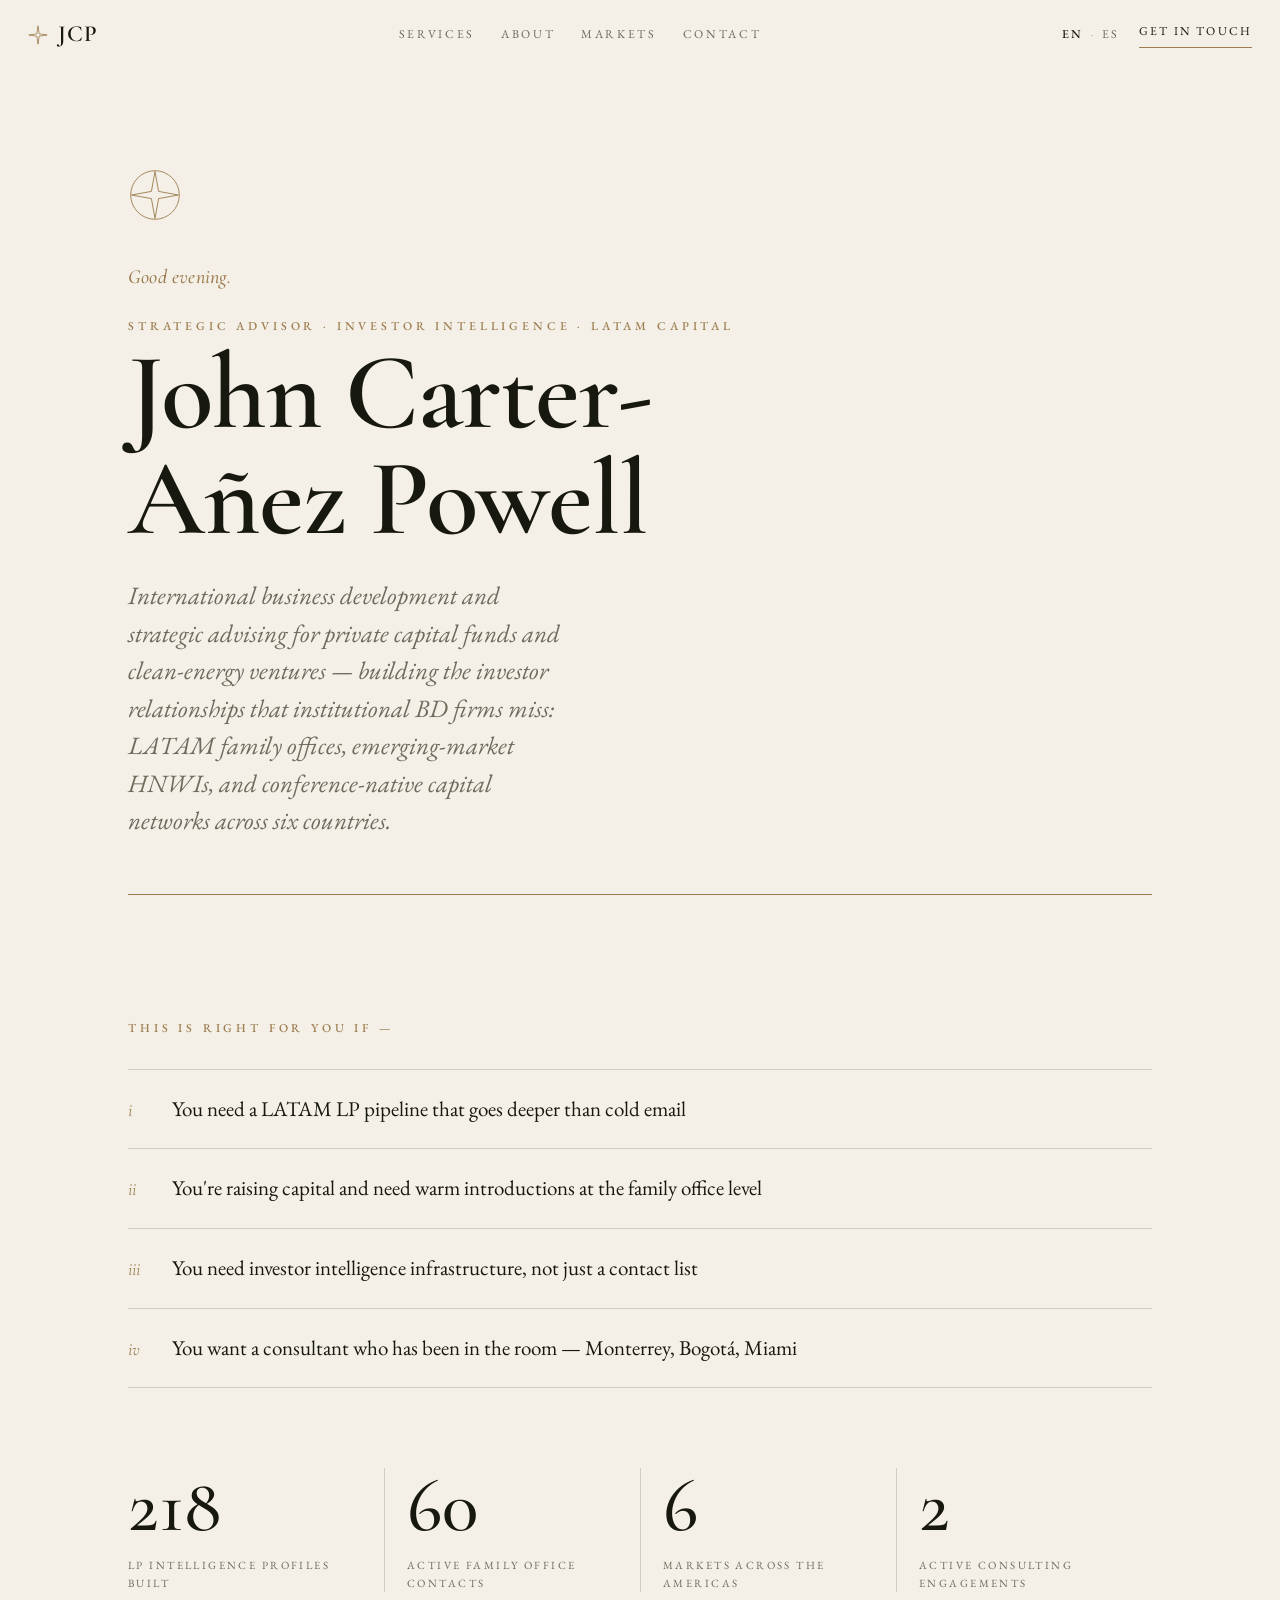
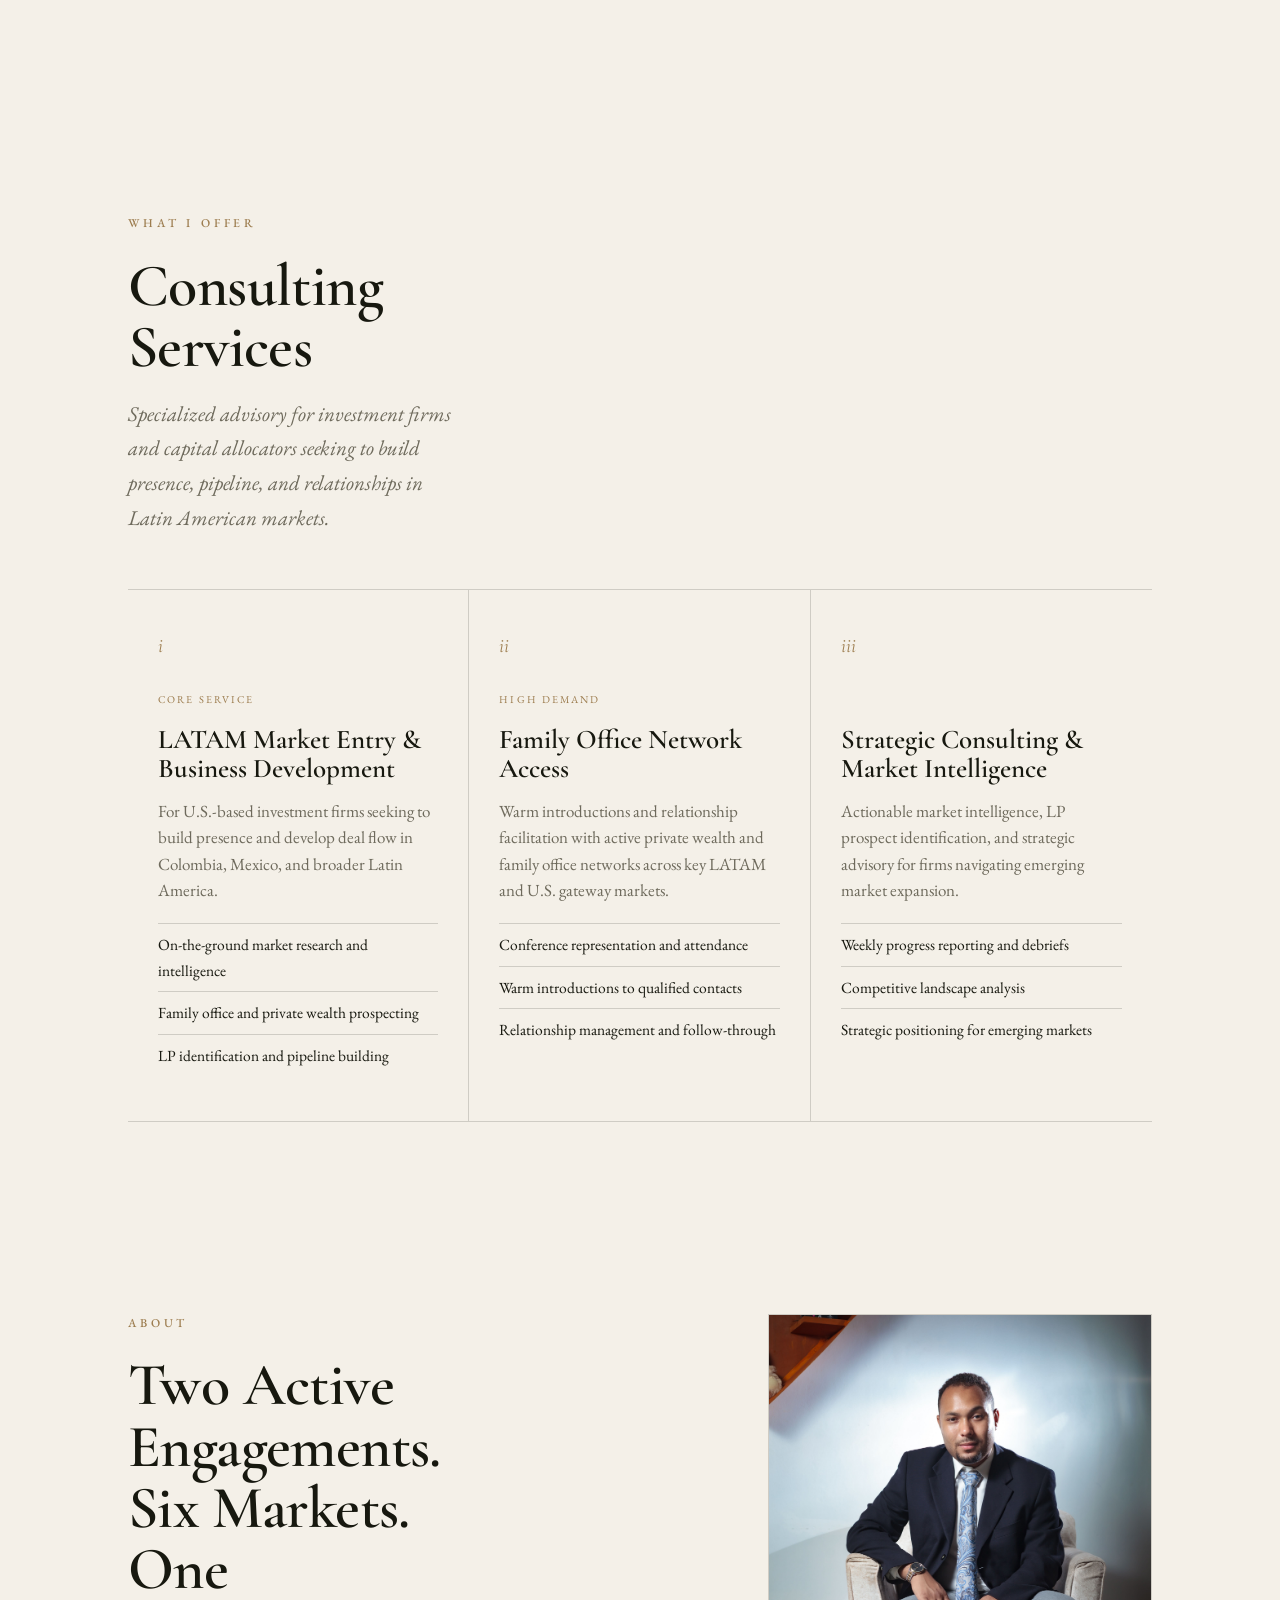
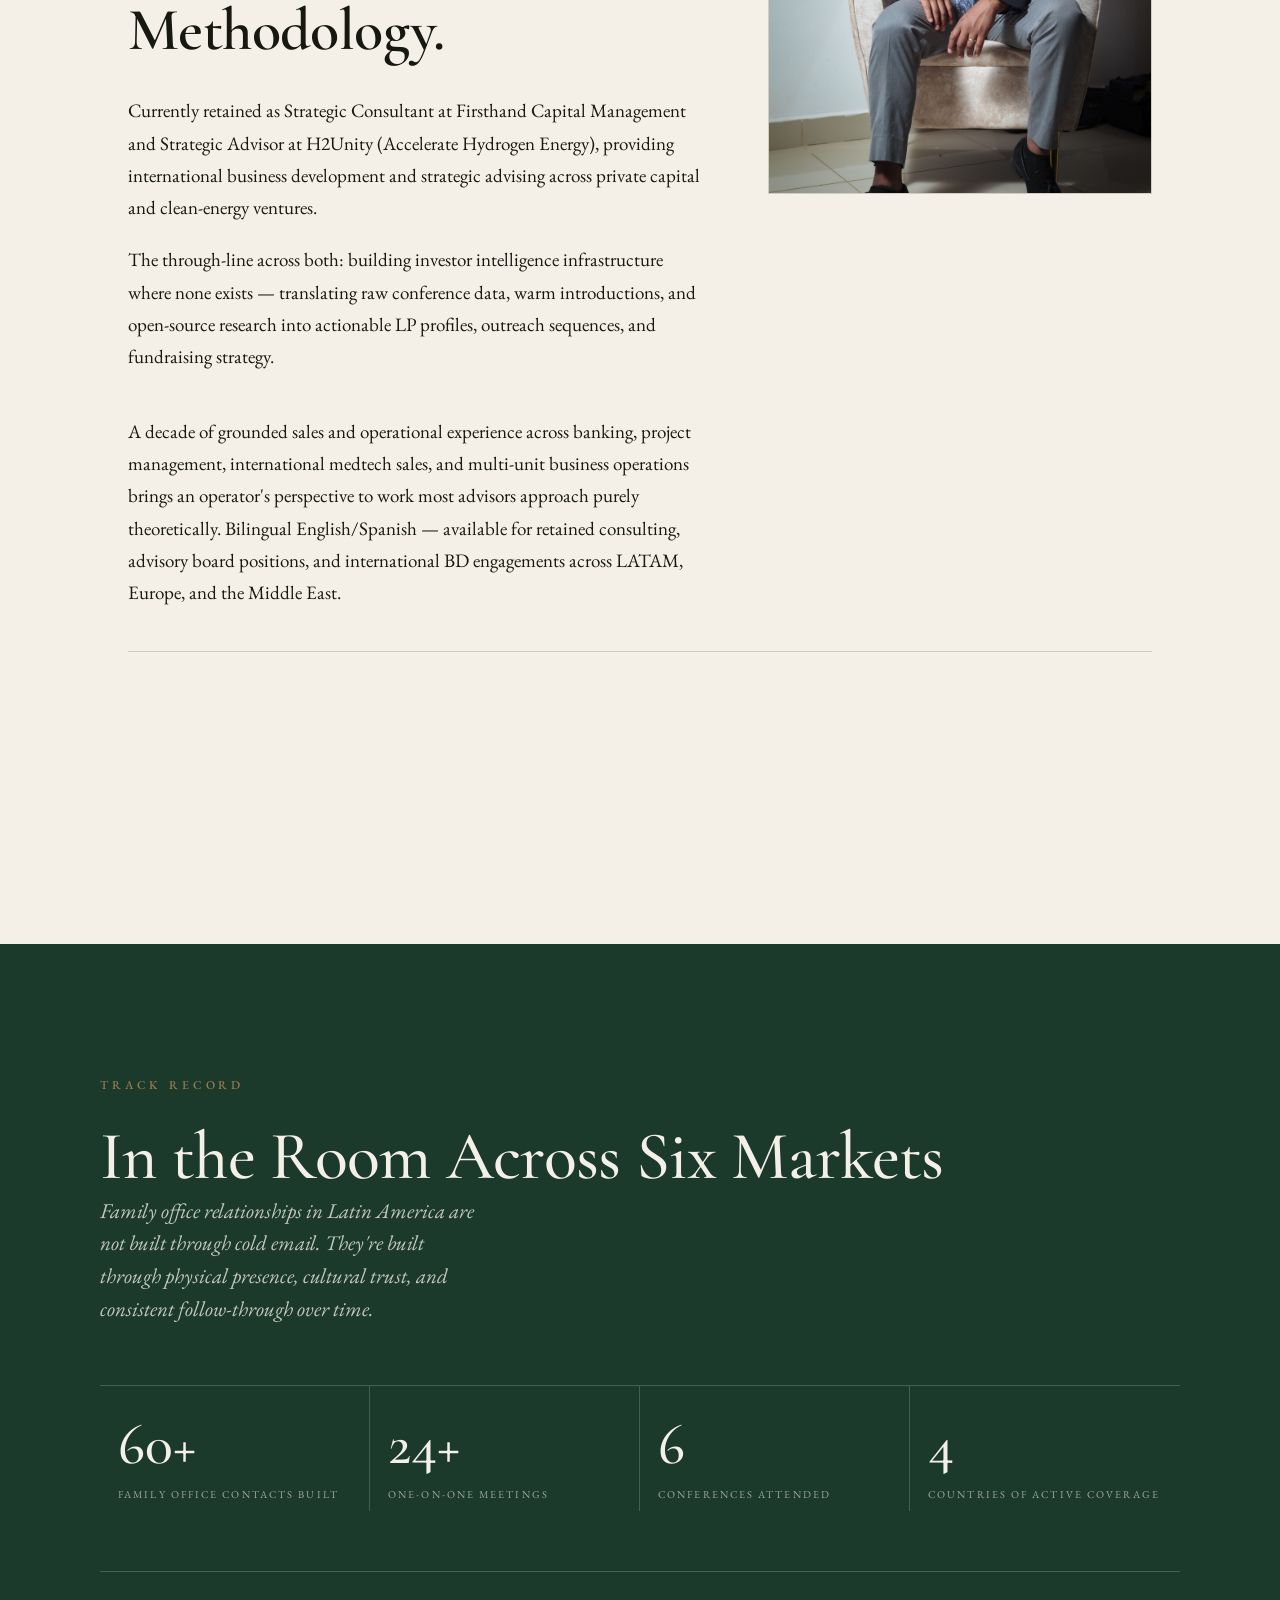
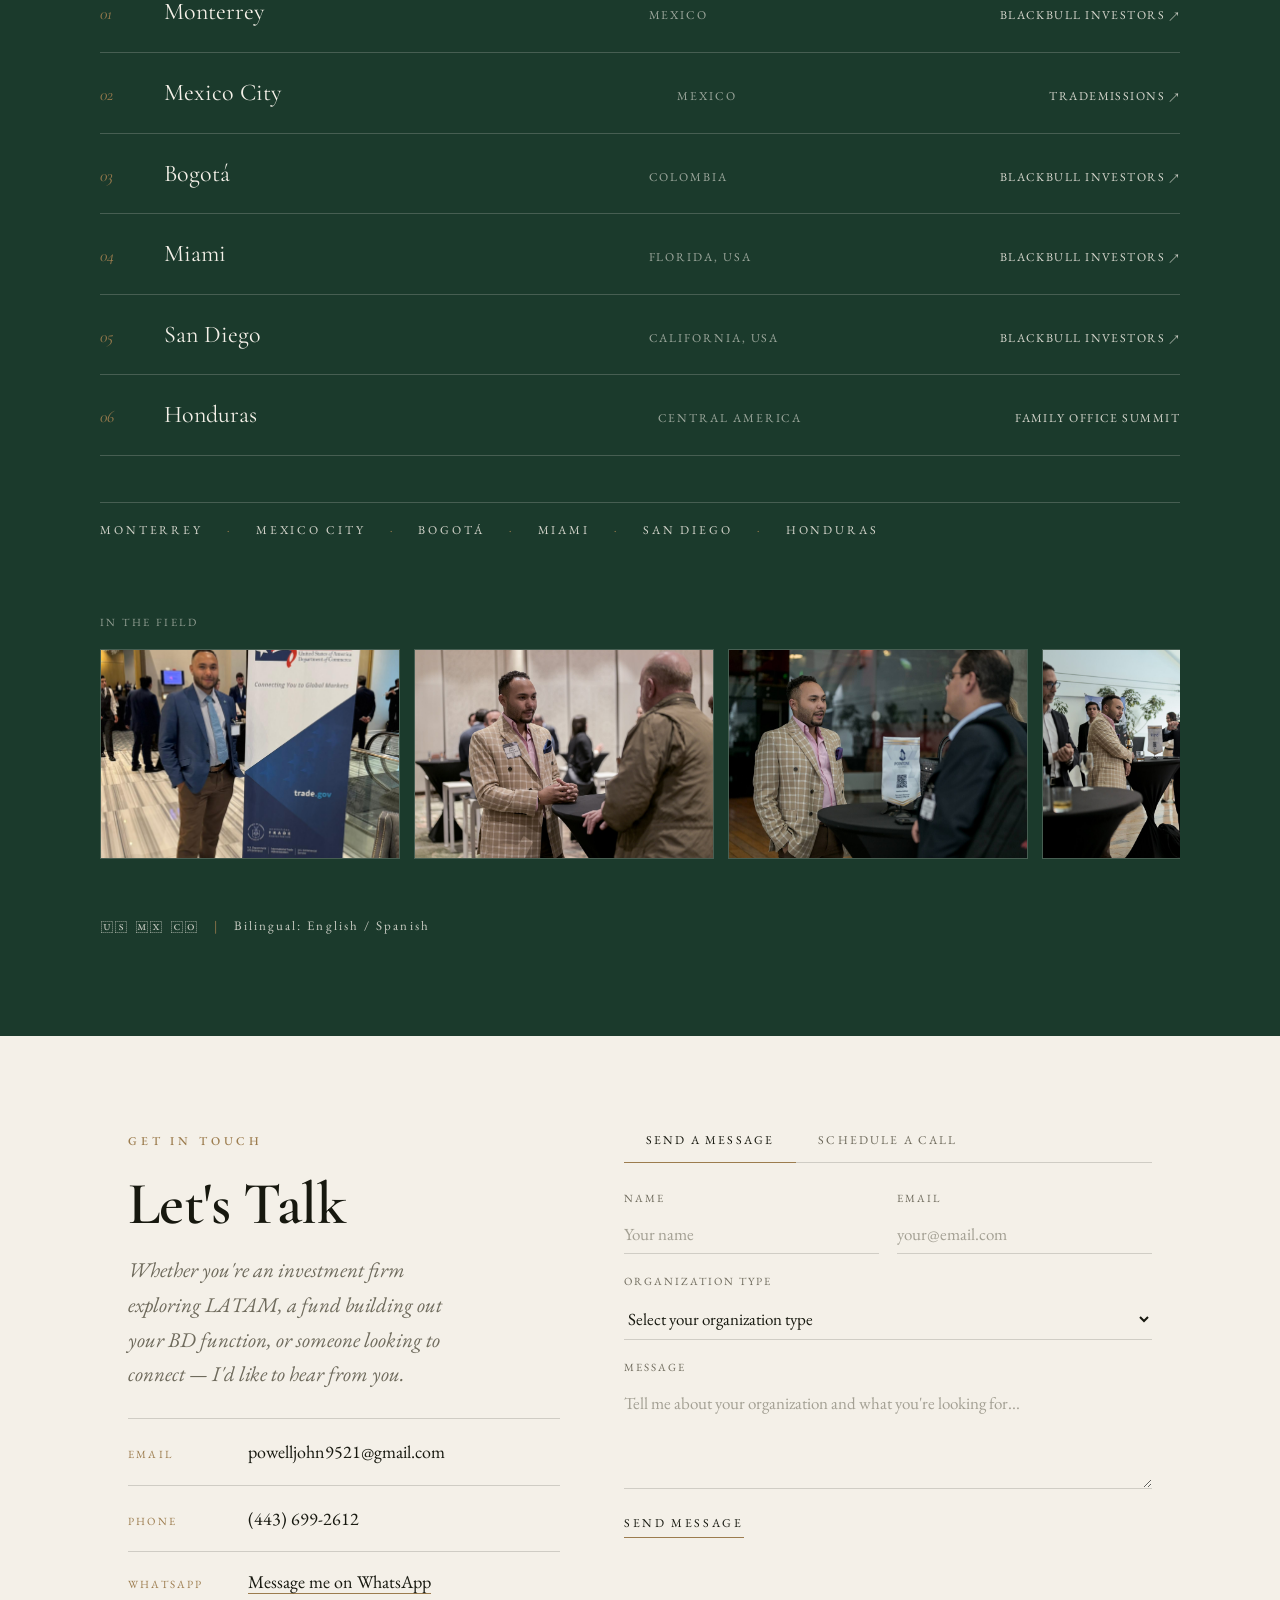
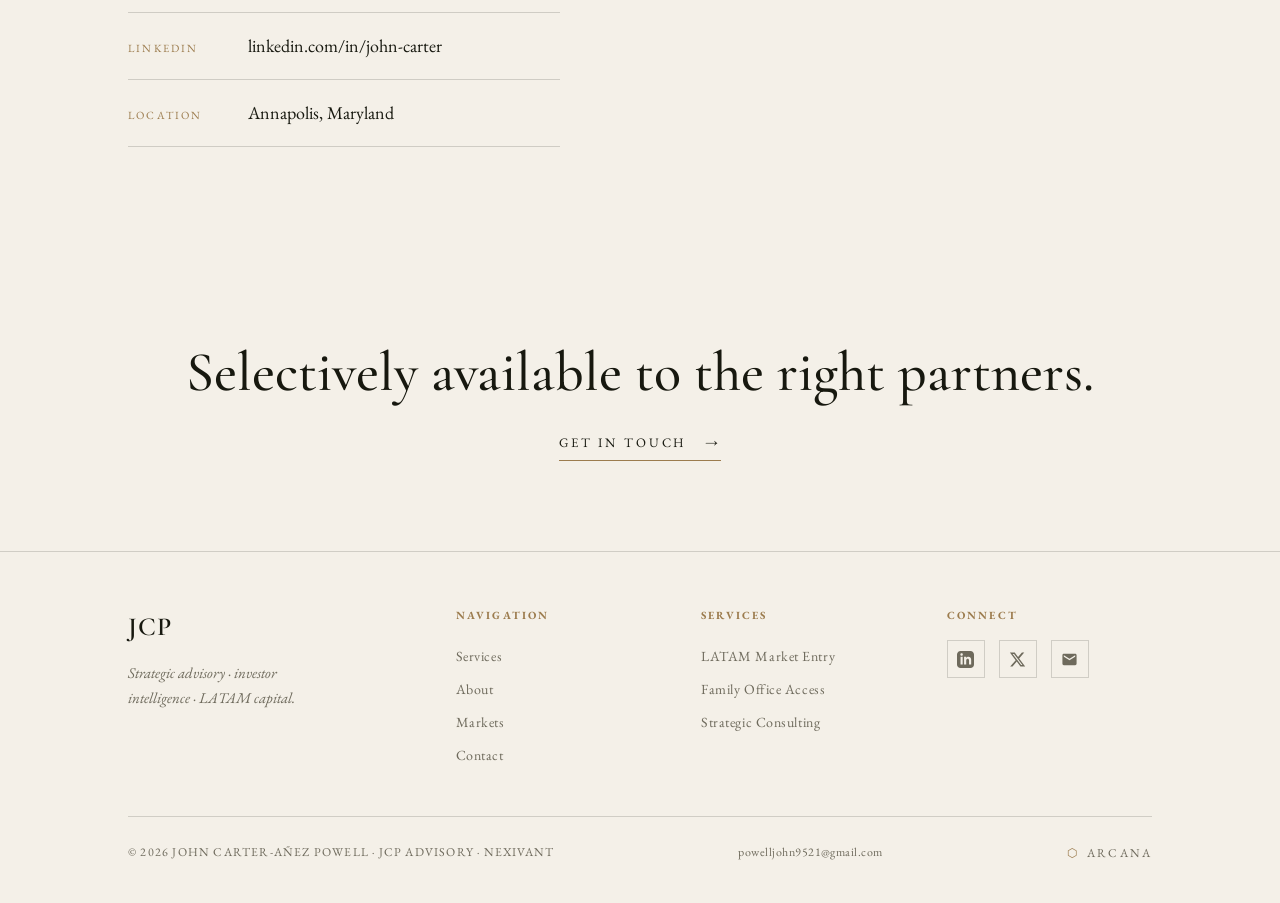
<file: index.html>
<!DOCTYPE html>
<html lang="en">
<head>
  <meta charset="UTF-8">
  <meta name="viewport" content="width=device-width, initial-scale=1.0, viewport-fit=cover">
  <title>John Carter-Añez Powell | Strategic Advisor · Investor Intelligence · LATAM Capital</title>

  <!-- SEO Meta Tags -->
  <meta name="description" content="Strategic consultant and investor intelligence architect retained by private capital funds and clean-energy ventures to build LATAM family office relationships that institutional BD firms miss. Bilingual English/Spanish. Based in Annapolis, Maryland.">
  <meta name="keywords" content="strategic advisor, investor intelligence, LATAM capital, family office consultant, Latin America venture capital, private wealth LATAM, bilingual consultant, Annapolis Maryland, LP prospecting">
  <meta name="author" content="John Carter-Añez Powell">
  <meta name="robots" content="index, follow">
  <meta name="theme-color" content="#F4F0E8">
  <meta name="color-scheme" content="light">

  <!-- Open Graph -->
  <meta property="og:type" content="website">
  <meta property="og:title" content="John Carter-Añez Powell | Strategic Advisor · Investor Intelligence · LATAM Capital">
  <meta property="og:description" content="International business development and strategic advising for private capital and clean-energy ventures — building the investor relationships that institutional BD firms miss. Strategic Consultant · JCP Advisory · Nexivant.">
  <meta property="og:image" content="assets/photo-1.jpg">

  <!-- Twitter Card -->
  <meta name="twitter:card" content="summary_large_image">
  <meta name="twitter:site" content="@The_JohnCarter">
  <meta name="twitter:title" content="John Carter-Añez Powell | Strategic Advisor · Investor Intelligence · LATAM Capital">
  <meta name="twitter:description" content="International business development and strategic advising for private capital and clean-energy ventures — building the investor relationships that institutional BD firms miss. Bilingual English/Spanish.">

  <!-- Favicon: compass rose in bronze -->
  <link rel="icon" type="image/svg+xml" href="data:image/svg+xml,%3Csvg xmlns='http://www.w3.org/2000/svg' viewBox='0 0 60 60'%3E%3Cpath d='M30 4 L34 26 L56 30 L34 34 L30 56 L26 34 L4 30 L26 26 Z' fill='none' stroke='%239C7C4E' stroke-width='2'/%3E%3C/svg%3E">

  <!-- Fonts -->
  <link rel="preconnect" href="https://fonts.googleapis.com">
  <link rel="preconnect" href="https://fonts.gstatic.com" crossorigin>
  <link href="https://fonts.googleapis.com/css2?family=Cinzel:wght@400;600;700&family=Cormorant+Garamond:ital,wght@0,400;0,500;0,600;1,400;1,500&family=EB+Garamond:ital,wght@0,400;0,500;1,400&family=IBM+Plex+Mono:wght@300;400;500&display=swap" rel="stylesheet">

  <!-- Arcana stylesheet (preserved hidden experience) -->
  <link rel="stylesheet" href="css/components/arcana.css">

  <!-- Calendly CSS -->
  <link rel="preload" href="https://assets.calendly.com/assets/external/widget.css" as="style" onload="this.onload=null;this.rel='stylesheet'">
  <noscript><link rel="stylesheet" href="https://assets.calendly.com/assets/external/widget.css"></noscript>

  <style>
  /* ============================================
     JCP DOSSIER — warm bone paper, bronze, deep green
     ============================================ */
  :root{
    --paper:#F4F0E8;
    --paper-2:#ECE5D8;
    --ink:#17180F;
    --deep:#1B3A2C;
    --deep-2:#10261D;
    --bronze:#9C7C4E;
    --muted:#6E6A5C;
    --line:rgba(23,24,15,.16);
    --line-d:rgba(244,240,232,.20);
    --display:'Cormorant Garamond',Georgia,serif;
    --body:'EB Garamond',Georgia,serif;
  }
  *{box-sizing:border-box;margin:0;padding:0}
  html{scroll-behavior:smooth}
  body{
    background:var(--paper);
    color:var(--ink);
    font-family:var(--body);
    font-size:19px;
    line-height:1.65;
    -webkit-font-smoothing:antialiased;
    -moz-osx-font-smoothing:grayscale;
    overflow-x:hidden;
  }
  a{color:inherit}
  img{max-width:100%;display:block}
  ::selection{background:var(--bronze);color:var(--paper)}
  .wrap{max-width:1080px;margin:0 auto;padding:0 28px}
  .eyebrow{
    font-family:var(--body);
    font-size:12px;
    letter-spacing:.32em;
    text-transform:uppercase;
    color:var(--bronze);
    font-weight:500;
  }
  .rule{height:1px;background:var(--line);margin:54px 0;transform-origin:left}
  .rule.bronze{background:var(--bronze);opacity:.55}

  /* ---- nav ---- */
  nav{
    position:fixed;top:0;left:0;right:0;z-index:50;
    display:flex;align-items:center;justify-content:space-between;
    gap:18px;
    padding:16px 28px;
    background:rgba(244,240,232,.82);
    backdrop-filter:blur(8px);-webkit-backdrop-filter:blur(8px);
    border-bottom:1px solid transparent;
    transition:border-color .5s ease, padding .5s ease;
  }
  nav.scrolled{border-color:var(--line);padding:11px 28px}
  .mark{display:flex;align-items:center;gap:10px;font-family:var(--display);font-size:23px;letter-spacing:.04em;font-weight:600;text-decoration:none;color:var(--ink)}
  .mark svg{width:20px;height:20px}
  .nav-links{display:flex;align-items:center;gap:26px;font-size:12px;letter-spacing:.22em;text-transform:uppercase;color:var(--muted)}
  .nav-links a{color:inherit;text-decoration:none;position:relative;transition:color .3s}
  .nav-links a::after{content:'';position:absolute;left:0;bottom:-4px;width:0;height:1px;background:var(--bronze);transition:width .4s ease}
  .nav-links a:hover{color:var(--ink)}
  .nav-links a:hover::after{width:100%}
  .nav-right{display:flex;align-items:center;gap:20px}
  .lang{font-size:12px;letter-spacing:.18em;color:var(--muted);cursor:pointer;user-select:none;display:flex;align-items:center;gap:7px}
  .lang .lang-option{transition:color .3s}
  .lang .lang-option.active{color:var(--ink);font-weight:500}
  .lang .lang-sep{opacity:.5}
  .nav-cta{
    font-size:12px;letter-spacing:.18em;text-transform:uppercase;color:var(--ink);
    text-decoration:none;padding-bottom:5px;border-bottom:1px solid var(--bronze);
    transition:opacity .3s;
  }
  .nav-cta:hover{opacity:.65}
  @media(max-width:820px){.nav-links{display:none}}

  /* ---- hero ---- */
  header{padding:168px 0 70px;position:relative}
  .compass{width:54px;height:54px;margin-bottom:30px}
  .compass path,.compass circle{fill:none;stroke:var(--bronze);stroke-width:1;
    stroke-dasharray:240;stroke-dashoffset:240;animation:draw 2.2s ease forwards .2s}
  @keyframes draw{to{stroke-dashoffset:0}}

  /* greeting — quiet time-aware salutation */
  .greeting{
    display:block;
    font-family:var(--display);
    font-style:italic;
    font-weight:500;
    font-size:clamp(17px,2vw,20px);
    color:var(--bronze);
    letter-spacing:.01em;
    margin-bottom:14px;
    min-height:1.5em;            /* reserve line so the name never jumps */
    opacity:0;
    transform:translateY(8px);
    animation:greetIn .9s ease 1.1s forwards;
    transition:opacity .25s ease;/* used for language cross-fade */
  }
  @keyframes greetIn{to{opacity:1;transform:none}}
  /* hero intro sequence: compass -> greeting -> name */
  header .eyebrow,header h1,header .lede,header .rule{opacity:0;transform:translateY(16px);animation:heroIn .9s cubic-bezier(.2,.7,.2,1) forwards}
  header .eyebrow{animation-delay:1.3s}
  header h1{animation-delay:1.5s}
  header .lede{animation-delay:1.75s}
  header .rule{animation-delay:1.95s}
  @keyframes heroIn{to{opacity:1;transform:none}}

  h1{
    font-family:var(--display);
    font-weight:600;
    font-size:clamp(52px,11vw,108px);
    line-height:.98;
    letter-spacing:-.01em;
    margin:0 0 26px;
    max-width:13ch;
  }
  .lede{
    font-size:clamp(20px,2.4vw,25px);
    color:var(--muted);
    max-width:36ch;
    font-style:italic;
    line-height:1.5;
  }

  /* ---- qualifier + stats ---- */
  .qual{padding:0 0 30px}
  .qual .eyebrow{margin-bottom:30px;display:block}
  .qual ul{list-style:none}
  .qual li{
    display:flex;gap:20px;align-items:baseline;
    padding:22px 0;border-top:1px solid var(--line);
    font-size:21px;
  }
  .qual li:last-child{border-bottom:1px solid var(--line)}
  .qual .n{font-family:var(--display);font-size:18px;color:var(--bronze);font-style:italic;min-width:24px}
  .stats{display:grid;grid-template-columns:repeat(4,1fr);margin:80px 0 96px}
  .stat{padding:0 22px;border-left:1px solid var(--line)}
  .stat:first-child{padding-left:0;border-left:none}
  .stat .num{font-family:var(--display);font-size:clamp(44px,7vw,76px);line-height:1;font-weight:500}
  .stat .lab{font-size:11px;letter-spacing:.22em;text-transform:uppercase;color:var(--muted);margin-top:12px}
  @media(max-width:720px){
    .stats{grid-template-columns:1fr 1fr;gap:40px 0;margin:64px 0}
    .stat{border-left:none;padding:0 14px;border-bottom:1px solid var(--line);padding-bottom:26px}
    .stat:nth-child(odd){padding-left:0}
  }

  /* ---- section scaffolding ---- */
  section{position:relative}
  .sec-pad{padding:96px 0}
  .sec-head{margin-bottom:54px;max-width:40ch}
  .sec-head .eyebrow{display:block;margin-bottom:22px}
  .sec-head h2{font-family:var(--display);font-weight:600;font-size:clamp(34px,6vw,60px);line-height:1.02;letter-spacing:-.01em}
  .sec-head p{color:var(--muted);font-style:italic;font-size:21px;margin-top:18px;max-width:34ch}

  /* ---- services ---- */
  .svc-grid{display:grid;grid-template-columns:repeat(3,1fr);gap:0;border-top:1px solid var(--line)}
  .svc{padding:40px 30px 44px;border-bottom:1px solid var(--line);border-right:1px solid var(--line)}
  .svc:nth-child(3n){border-right:none}
  .svc .svc-n{font-family:var(--display);font-style:italic;color:var(--bronze);font-size:20px;margin-bottom:18px}
  .svc h3{font-family:var(--display);font-weight:600;font-size:27px;line-height:1.1;margin-bottom:14px}
  .svc p{color:var(--muted);font-size:17px;line-height:1.55;margin-bottom:20px}
  .svc ul{list-style:none}
  .svc li{font-size:15.5px;padding:8px 0;border-top:1px solid var(--line);color:var(--ink)}
  .svc .tag{display:inline-block;font-size:10.5px;letter-spacing:.2em;text-transform:uppercase;color:var(--bronze);margin-bottom:16px}
  @media(max-width:820px){.svc-grid{grid-template-columns:1fr}.svc{border-right:none}}

  /* ---- about ---- */
  .about-grid{display:grid;grid-template-columns:1.2fr .8fr;gap:64px;align-items:start}
  .about-body p{margin-bottom:20px;font-size:19px;line-height:1.7}
  .about-body p:last-child{margin-bottom:0}
  .portrait{position:relative;aspect-ratio:4/5;overflow:hidden;border:1px solid var(--line)}
  .portrait .slideshow-image{position:absolute;inset:0;width:100%;height:100%;object-fit:cover;object-position:center top;opacity:0;transition:opacity 1.4s ease}
  .portrait .slideshow-image.active{opacity:1}
  .tiles{display:grid;grid-template-columns:repeat(3,1fr);gap:0;border-top:1px solid var(--line);margin-top:64px}
  .tile{padding:30px 26px 34px;border-right:1px solid var(--line)}
  .tile:last-child{border-right:none}
  .tile h4{font-family:var(--body);font-size:11px;letter-spacing:.2em;text-transform:uppercase;color:var(--bronze);margin-bottom:14px}
  .tile p{font-size:16px;line-height:1.55;color:var(--ink)}
  @media(max-width:820px){
    .about-grid{grid-template-columns:1fr;gap:40px}
    .tiles{grid-template-columns:1fr}
    .tile{border-right:none;border-bottom:1px solid var(--line)}
    .tile:last-child{border-bottom:none}
  }

  /* ---- dark room (track record / markets) ---- */
  .room{background:var(--deep);color:var(--paper)}
  .room .inner{padding:110px 0 100px}
  .room .eyebrow{color:var(--bronze);display:block;margin-bottom:26px}
  .room h2{font-family:var(--display);font-weight:500;font-size:clamp(40px,7vw,68px);line-height:1.02;margin-bottom:26px;letter-spacing:-.01em}
  .room .room-lede{color:rgba(244,240,232,.78);font-size:21px;font-style:italic;max-width:38ch;line-height:1.55;margin-bottom:60px}
  .room-metrics{display:grid;grid-template-columns:repeat(4,1fr);gap:0;border-top:1px solid var(--line-d);margin-bottom:60px}
  .room-metric{padding:30px 18px 8px;border-right:1px solid var(--line-d)}
  .room-metric:last-child{border-right:none}
  .room-metric .num{font-family:var(--display);font-size:clamp(38px,6vw,58px);line-height:1;font-weight:500}
  .room-metric .lab{font-size:10.5px;letter-spacing:.2em;text-transform:uppercase;color:rgba(244,240,232,.6);margin-top:12px}
  .conf-list{border-top:1px solid var(--line-d)}
  .conf-row{display:grid;grid-template-columns:46px 1.4fr 1fr auto;gap:18px;align-items:baseline;padding:20px 0;border-bottom:1px solid var(--line-d)}
  .conf-row .cn{font-family:var(--display);font-style:italic;color:var(--bronze);font-size:17px}
  .conf-row .city{font-family:var(--display);font-size:24px}
  .conf-row .country{font-size:12px;letter-spacing:.16em;text-transform:uppercase;color:rgba(244,240,232,.6)}
  .conf-row .ctype{font-size:12px;letter-spacing:.12em;text-transform:uppercase;color:rgba(244,240,232,.85);text-decoration:none;border-bottom:1px solid transparent;transition:border-color .3s}
  .conf-row a.ctype:hover{border-color:var(--bronze)}
  .markets-row{display:flex;flex-wrap:wrap;margin-top:46px;border-top:1px solid var(--line-d)}
  .markets-row span{font-size:12px;letter-spacing:.24em;text-transform:uppercase;padding:18px 24px 18px 0;color:rgba(244,240,232,.85);position:relative}
  .markets-row span:not(:last-child)::after{content:'·';color:var(--bronze);margin-left:24px}
  .gallery{margin-top:54px}
  .gallery-label{font-size:11px;letter-spacing:.22em;text-transform:uppercase;color:rgba(244,240,232,.55);margin-bottom:18px}
  .gallery-track{display:flex;gap:14px;overflow-x:auto;scroll-snap-type:x mandatory;padding-bottom:10px;-webkit-overflow-scrolling:touch}
  .gallery-track::-webkit-scrollbar{height:4px}
  .gallery-track::-webkit-scrollbar-thumb{background:rgba(244,240,232,.25);border-radius:2px}
  .gphoto{flex:0 0 300px;height:210px;overflow:hidden;scroll-snap-align:start;border:1px solid var(--line-d)}
  .gphoto img{width:100%;height:100%;object-fit:cover;transition:transform .5s ease}
  .gphoto:hover img{transform:scale(1.04)}
  .bilingual{margin-top:46px;font-size:13px;letter-spacing:.16em;color:rgba(244,240,232,.8);display:flex;gap:14px;align-items:center}
  .bilingual .sep{color:var(--bronze)}
  @media(max-width:720px){
    .room-metrics{grid-template-columns:1fr 1fr}
    .room-metric:nth-child(2n){border-right:none}
    .room-metric{border-bottom:1px solid var(--line-d)}
    .conf-row{grid-template-columns:30px 1fr;gap:6px 14px}
    .conf-row .country,.conf-row .ctype{grid-column:2}
    .gphoto{flex:0 0 230px;height:160px}
  }

  /* ---- contact ---- */
  .contact-grid{display:grid;grid-template-columns:.9fr 1.1fr;gap:64px;align-items:start}
  .contact-methods{margin-top:26px;border-top:1px solid var(--line)}
  .cmethod{display:flex;gap:16px;align-items:baseline;padding:18px 0;border-bottom:1px solid var(--line)}
  .cmethod .clab{font-size:11px;letter-spacing:.2em;text-transform:uppercase;color:var(--bronze);min-width:104px}
  .cmethod a,.cmethod span{font-size:18px;color:var(--ink);text-decoration:none}
  .cmethod a:hover{color:var(--bronze)}
  .wa-btn{background:none;border:none;font-family:var(--body);font-size:18px;color:var(--ink);cursor:pointer;padding:0;border-bottom:1px solid var(--bronze);transition:color .3s}
  .wa-btn:hover{color:var(--bronze)}
  .wa-btn.whatsapp-qr-toggle--primed{color:var(--bronze)}
  .tabs{display:flex;gap:0;border-bottom:1px solid var(--line);margin-bottom:26px}
  .tab-btn{flex:0 0 auto;background:none;border:none;font-family:var(--body);font-size:12px;letter-spacing:.18em;text-transform:uppercase;color:var(--muted);padding:0 22px 14px;margin-bottom:-1px;border-bottom:1px solid transparent;cursor:pointer;transition:color .3s,border-color .3s}
  .tab-btn.active{color:var(--ink);border-bottom-color:var(--bronze)}
  .tab-panel{display:none}
  .tab-panel.active{display:block}
  .contact-form{display:flex;flex-direction:column;gap:18px}
  .form-row{display:grid;grid-template-columns:1fr 1fr;gap:18px}
  .form-group{display:flex;flex-direction:column;gap:8px}
  .form-group label{font-size:11px;letter-spacing:.18em;text-transform:uppercase;color:var(--muted)}
  .form-group input,.form-group select,.form-group textarea{
    font-family:var(--body);font-size:17px;color:var(--ink);
    background:var(--paper);border:none;border-bottom:1px solid var(--line);
    padding:8px 0;outline:none;transition:border-color .3s;
  }
  .form-group input::placeholder,.form-group textarea::placeholder{color:rgba(110,106,92,.6)}
  .form-group input:focus,.form-group select:focus,.form-group textarea:focus{border-bottom-color:var(--bronze)}
  .form-group textarea{resize:vertical;min-height:90px}
  .form-submit{align-self:flex-start;margin-top:8px;font-family:var(--body);font-size:12px;letter-spacing:.22em;text-transform:uppercase;color:var(--ink);background:none;border:none;border-bottom:1px solid var(--bronze);padding:0 0 6px;cursor:pointer;transition:gap .3s}
  .calendly-inline-widget{border:1px solid var(--line)}
  @media(max-width:820px){.contact-grid{grid-template-columns:1fr;gap:44px}.form-row{grid-template-columns:1fr}}

  /* ---- close / footer ---- */
  .close{padding:100px 0 90px;text-align:center}
  .close h3{font-family:var(--display);font-weight:500;font-size:clamp(34px,6vw,56px);margin-bottom:24px;line-height:1.05}
  .cta{display:inline-flex;align-items:center;gap:12px;font-size:13px;letter-spacing:.22em;text-transform:uppercase;color:var(--ink);text-decoration:none;padding-bottom:6px;border-bottom:1px solid var(--bronze);transition:gap .4s ease}
  .cta:hover{gap:20px}
  footer.site-footer{border-top:1px solid var(--line);padding:54px 0 40px}
  .foot-grid{display:grid;grid-template-columns:1.4fr 1fr 1fr 1fr;gap:40px;margin-bottom:44px}
  .foot-brand .fmark{font-family:var(--display);font-size:26px;font-weight:600;letter-spacing:.04em}
  .foot-brand p{color:var(--muted);font-size:15px;font-style:italic;margin-top:12px;max-width:24ch}
  .foot-col h5{font-size:11px;letter-spacing:.2em;text-transform:uppercase;color:var(--bronze);margin-bottom:16px}
  .foot-col a{display:block;color:var(--muted);text-decoration:none;font-size:14px;letter-spacing:.04em;padding:5px 0;transition:color .3s}
  .foot-col a:hover{color:var(--ink)}
  .foot-social{display:flex;gap:14px}
  .foot-social a{width:38px;height:38px;border:1px solid var(--line);display:flex;align-items:center;justify-content:center;transition:border-color .3s,background .3s}
  .foot-social a svg{width:17px;height:17px;fill:var(--muted);transition:fill .3s}
  .foot-social a:hover{border-color:var(--bronze)}
  .foot-social a:hover svg{fill:var(--ink)}
  .foot-bottom{border-top:1px solid var(--line);padding-top:26px;display:flex;flex-wrap:wrap;gap:14px;justify-content:space-between;align-items:center;font-size:12px;letter-spacing:.1em;color:var(--muted);text-transform:uppercase}
  .foot-bottom a{color:var(--muted);text-decoration:none;text-transform:none;letter-spacing:.04em}
  .foot-bottom a:hover{color:var(--bronze)}
  .arcana-trigger{background:none;border:none;cursor:pointer;color:var(--muted);font-family:var(--body);font-size:12px;letter-spacing:.18em;text-transform:uppercase;display:inline-flex;align-items:center;gap:8px;transition:color .3s}
  .arcana-trigger:hover{color:var(--bronze)}
  .arcana-trigger .glyph{color:var(--bronze)}
  @media(max-width:820px){.foot-grid{grid-template-columns:1fr 1fr}.foot-brand{grid-column:1 / -1}}

  /* ---- WhatsApp QR modal (dossier) ---- */
  .wa-modal{display:none;position:fixed;inset:0;background:rgba(16,38,29,.7);backdrop-filter:blur(4px);z-index:9999;align-items:center;justify-content:center}
  .wa-modal--visible{display:flex;animation:waFade .22s ease}
  @keyframes waFade{from{opacity:0}to{opacity:1}}
  .wa-modal__card{position:relative;background:var(--paper);border:1px solid var(--bronze);padding:44px 40px 32px;display:flex;flex-direction:column;align-items:center;gap:20px;max-width:92vw;width:460px}
  .wa-modal__close{position:absolute;top:12px;right:14px;background:none;border:1px solid var(--line);border-radius:50%;width:30px;height:30px;color:var(--muted);cursor:pointer;line-height:1}
  .wa-modal__close:hover{color:var(--ink);border-color:var(--bronze)}
  .wa-modal__img{width:360px;height:360px;max-width:78vw;max-height:78vw}
  .wa-modal__caption{font-size:14px;font-style:italic;color:var(--muted)}

  /* ---- reveal ---- */
  .reveal{opacity:0;transform:translateY(22px);transition:opacity 1s ease, transform 1s cubic-bezier(.2,.7,.2,1)}
  .reveal.in{opacity:1;transform:none}
  @media(prefers-reduced-motion:reduce){
    .reveal{opacity:1;transform:none;transition:none}
    .compass path,.compass circle{animation:none;stroke-dashoffset:0}
    .greeting{opacity:1;transform:none;animation:none}
    header .eyebrow,header h1,header .lede,header .rule{opacity:1;transform:none;animation:none}
    html{scroll-behavior:auto}
  }
  </style>
</head>
<body>

<nav id="nav">
  <a class="mark" href="#hero">
    <svg viewBox="0 0 24 24"><path d="M12 1 L13.4 10.6 L23 12 L13.4 13.4 L12 23 L10.6 13.4 L1 12 L10.6 10.6 Z" stroke="#9C7C4E" stroke-width="1" fill="none"/></svg>
    JCP
  </a>
  <div class="nav-links">
    <a href="#services" data-i18n="nav.services">Services</a>
    <a href="#about" data-i18n="nav.about">About</a>
    <a href="#markets" data-i18n="nav.markets">Track Record</a>
    <a href="#contact" data-i18n="nav.contact">Contact</a>
  </div>
  <div class="nav-right">
    <div class="lang" id="langToggle" aria-label="Toggle language">
      <span class="lang-option active" data-lang="en">EN</span>
      <span class="lang-sep">·</span>
      <span class="lang-option" data-lang="es">ES</span>
    </div>
    <a class="nav-cta" href="#contact" data-i18n="nav.cta">Get in Touch</a>
  </div>
</nav>

<main>
<header id="hero">
  <div class="wrap">
    <svg class="compass" viewBox="0 0 60 60" aria-hidden="true">
      <circle cx="30" cy="30" r="27"/>
      <path d="M30 4 L34 26 L56 30 L34 34 L30 56 L26 34 L4 30 L26 26 Z"/>
    </svg>
    <span class="greeting" id="greeting">Good morning.</span>
    <span class="eyebrow" data-i18n="hero.subtitle">Strategic Advisor · Investor Intelligence · LATAM Capital</span>
    <h1>John Carter-Añez Powell</h1>
    <p class="lede" data-i18n="hero.description">International business development and strategic advising for private capital funds and clean-energy ventures — building the investor relationships that institutional BD firms miss.</p>
    <div class="rule bronze"></div>
  </div>
</header>

<section class="qual" id="fit">
  <div class="wrap">
    <span class="eyebrow reveal" data-i18n="hero.fit.label">This is right for you if —</span>
    <ul>
      <li class="reveal"><span class="n">i</span><span data-i18n="hero.fit.1">You need a LATAM LP pipeline that goes deeper than cold email.</span></li>
      <li class="reveal"><span class="n">ii</span><span data-i18n="hero.fit.2">You're raising capital and need warm introductions at the family-office level.</span></li>
      <li class="reveal"><span class="n">iii</span><span data-i18n="hero.fit.3">You need investor-intelligence infrastructure — not just a contact list.</span></li>
      <li class="reveal"><span class="n">iv</span><span data-i18n="hero.fit.4">You want a consultant who has been in the room: Monterrey, Bogotá, Miami.</span></li>
    </ul>
    <div class="stats">
      <div class="stat reveal"><div class="num">218</div><div class="lab" data-i18n="hero.stat1">LP Intelligence Profiles Built</div></div>
      <div class="stat reveal"><div class="num">60</div><div class="lab" data-i18n="hero.stat2">Active Family Office Contacts</div></div>
      <div class="stat reveal"><div class="num">6</div><div class="lab" data-i18n="hero.stat4">Markets Across the Americas</div></div>
      <div class="stat reveal"><div class="num">2</div><div class="lab" data-i18n="hero.stat3">Active Consulting Engagements</div></div>
    </div>
  </div>
</section>

<!-- ---- Services ---- -->
<section class="sec-pad" id="services">
  <div class="wrap">
    <div class="sec-head">
      <span class="eyebrow reveal" data-i18n="services.badge">What I Offer</span>
      <h2 class="reveal" data-i18n="services.title">Consulting Services</h2>
      <p class="reveal" data-i18n="services.description">Specialized advisory for investment firms and capital allocators seeking to build presence, pipeline, and relationships in Latin American markets.</p>
    </div>
    <div class="svc-grid">
      <article class="svc reveal">
        <div class="svc-n">i</div>
        <span class="tag" data-i18n="services.card1.badge">Core Service</span>
        <h3 data-i18n="services.card1.title">LATAM Market Entry &amp; Business Development</h3>
        <p data-i18n="services.card1.desc">For U.S.-based investment firms seeking to build presence and develop deal flow in Colombia, Mexico, and broader Latin America.</p>
        <ul>
          <li data-i18n="services.card1.f1">On-the-ground market research and intelligence</li>
          <li data-i18n="services.card1.f2">Family office and private wealth prospecting</li>
          <li data-i18n="services.card1.f3">LP identification and pipeline building</li>
        </ul>
      </article>
      <article class="svc reveal">
        <div class="svc-n">ii</div>
        <span class="tag" data-i18n="services.card2.badge">High Demand</span>
        <h3 data-i18n="services.card2.title">Family Office Network Access</h3>
        <p data-i18n="services.card2.desc">Warm introductions and relationship facilitation with active private wealth and family office networks across key LATAM and U.S. gateway markets.</p>
        <ul>
          <li data-i18n="services.card2.f1">Conference representation and attendance</li>
          <li data-i18n="services.card2.f2">Warm introductions to qualified contacts</li>
          <li data-i18n="services.card2.f3">Relationship management and follow-through</li>
        </ul>
      </article>
      <article class="svc reveal">
        <div class="svc-n">iii</div>
        <span class="tag">&nbsp;</span>
        <h3 data-i18n="services.card3.title">Strategic Consulting &amp; Market Intelligence</h3>
        <p data-i18n="services.card3.desc">Actionable market intelligence, LP prospect identification, and strategic advisory for firms navigating emerging market expansion.</p>
        <ul>
          <li data-i18n="services.card3.f1">Weekly progress reporting and debriefs</li>
          <li data-i18n="services.card3.f2">Competitive landscape analysis</li>
          <li data-i18n="services.card3.f3">Strategic positioning for emerging markets</li>
        </ul>
      </article>
    </div>
  </div>
</section>

<!-- ---- About ---- -->
<section class="sec-pad" id="about">
  <div class="wrap">
    <div class="about-grid">
      <div class="about-content">
        <div class="sec-head" style="margin-bottom:34px">
          <span class="eyebrow reveal" data-i18n="about.badge">About</span>
          <h2 class="reveal" data-i18n="about.title">Two Active Engagements. Six Markets. One Methodology.</h2>
        </div>
        <div class="about-body">
          <p class="reveal" data-i18n="about.text1">Currently retained as Strategic Consultant at Firsthand Capital Management and Strategic Advisor at H2Unity (Accelerate Hydrogen Energy), providing international business development and strategic advising across private capital and clean-energy ventures.</p>
          <p class="reveal" data-i18n="about.text2">The through-line across both: building investor intelligence infrastructure where none exists — translating raw conference data, warm introductions, and open-source research into actionable LP profiles, outreach sequences, and fundraising strategy.</p>
          <p class="reveal" data-i18n="about.text3">A decade of grounded sales and operational experience across banking, project management, international medtech sales, and multi-unit business operations brings an operator's perspective to work most advisors approach purely theoretically. Bilingual English/Spanish — available for retained consulting, advisory board positions, and international BD engagements across LATAM, Europe, and the Middle East.</p>
        </div>
      </div>
      <div class="portrait reveal" id="aboutSlideshow" aria-hidden="true">
        <img src="assets/photo-1.jpg" class="slideshow-image active" alt="John Carter-Añez Powell" loading="lazy">
        <img src="assets/photo-2.jpg" class="slideshow-image" alt="John Carter-Añez Powell" loading="lazy">
        <img src="assets/photo-3.jpg" class="slideshow-image" alt="John Carter-Añez Powell" loading="lazy">
        <img src="assets/photo-4.jpg" class="slideshow-image" alt="John Carter-Añez Powell" loading="lazy">
        <img src="assets/photo-5.jpg" class="slideshow-image" alt="John Carter-Añez Powell" loading="lazy">
      </div>
    </div>
    <div class="tiles">
      <div class="tile reveal">
        <h4 data-i18n="about.h1.title">LATAM Network</h4>
        <p data-i18n="about.h1.text">60+ warm family office contacts · 218+ LP profiles built across six conferences — Monterrey, Bogotá, Miami, Mexico City, San Diego &amp; Honduras</p>
      </div>
      <div class="tile reveal">
        <h4 data-i18n="about.h2.title">Investor Intelligence · Nexivant</h4>
        <p data-i18n="about.h2.text">Nexivant — a proprietary, purpose-built investor-intelligence platform: 218+ LP profiles with conflict screening, priority tiers &amp; 60-day strike lists, deployed across current engagements</p>
      </div>
      <div class="tile reveal">
        <h4 data-i18n="about.h3.title">Certifications</h4>
        <p data-i18n="about.h3.text">Economics of Blockchain &amp; Digital Assets — Wharton (2022) · Blockchain in Business — Columbia Business School (2022)</p>
      </div>
    </div>
  </div>
</section>

<!-- ---- Track Record (dark room) ---- -->
<section class="room" id="markets">
  <div class="wrap inner">
    <span class="eyebrow reveal" data-i18n="markets.badge">Track Record</span>
    <h2 class="reveal" data-i18n="markets.title">In the Room Across Six Markets</h2>
    <p class="room-lede reveal" data-i18n="markets.description">Family office relationships in Latin America are not built through cold email. They're built through physical presence, cultural trust, and consistent follow-through over time.</p>

    <div class="room-metrics reveal">
      <div class="room-metric"><div class="num">60+</div><div class="lab" data-i18n="markets.m1">Family Office Contacts Built</div></div>
      <div class="room-metric"><div class="num">24+</div><div class="lab" data-i18n="markets.m2">One-on-One Meetings</div></div>
      <div class="room-metric"><div class="num">6</div><div class="lab" data-i18n="markets.m3">Conferences Attended</div></div>
      <div class="room-metric"><div class="num">4</div><div class="lab" data-i18n="markets.m4">Countries of Active Coverage</div></div>
    </div>

    <div class="conf-list reveal">
      <div class="conf-row"><span class="cn">01</span><span class="city">Monterrey</span><span class="country">Mexico</span><a class="ctype" href="https://www.blackbullinvestors.com/?lang=en" target="_blank" rel="noopener noreferrer">Blackbull Investors ↗</a></div>
      <div class="conf-row"><span class="cn">02</span><span class="city">Mexico City</span><span class="country">Mexico</span><a class="ctype" href="https://trademissions.org/" target="_blank" rel="noopener noreferrer">Trademissions ↗</a></div>
      <div class="conf-row"><span class="cn">03</span><span class="city">Bogotá</span><span class="country">Colombia</span><a class="ctype" href="https://www.blackbullinvestors.com/?lang=en" target="_blank" rel="noopener noreferrer">Blackbull Investors ↗</a></div>
      <div class="conf-row"><span class="cn">04</span><span class="city">Miami</span><span class="country">Florida, USA</span><a class="ctype" href="https://www.blackbullinvestors.com/?lang=en" target="_blank" rel="noopener noreferrer">Blackbull Investors ↗</a></div>
      <div class="conf-row"><span class="cn">05</span><span class="city">San Diego</span><span class="country">California, USA</span><a class="ctype" href="https://www.blackbullinvestors.com/?lang=en" target="_blank" rel="noopener noreferrer">Blackbull Investors ↗</a></div>
      <div class="conf-row"><span class="cn">06</span><span class="city">Honduras</span><span class="country">Central America</span><span class="ctype">Family Office Summit</span></div>
    </div>

    <div class="markets-row reveal">
      <span>Monterrey</span><span>Mexico City</span><span>Bogotá</span><span>Miami</span><span>San Diego</span><span>Honduras</span>
    </div>

    <div class="gallery reveal">
      <div class="gallery-label" data-i18n="markets.galleryLabel">In the Field</div>
      <div class="gallery-track">
        <div class="gphoto"><img src="assets/conf-uscs.jpg" alt="U.S. Commercial Service Conference — Mexico City" loading="lazy"></div>
        <div class="gphoto"><img src="assets/conf-bb-col-meeting.jpg" alt="One-on-One Meeting — Blackbull Investors Colombia" loading="lazy"></div>
        <div class="gphoto"><img src="assets/conf-bb-col-cocktail1.jpg" alt="Welcome Cocktail — Blackbull Investors Colombia" loading="lazy"></div>
        <div class="gphoto"><img src="assets/conf-bb-col-cocktail2.jpg" alt="Welcome Cocktail — Blackbull Investors Colombia" loading="lazy"></div>
        <div class="gphoto"><img src="assets/conf-hilton1.jpg" alt="Conference Networking — Bogotá" loading="lazy"></div>
        <div class="gphoto"><img src="assets/conf-hilton2.jpg" alt="Conference Networking — Bogotá" loading="lazy"></div>
        <div class="gphoto"><img src="assets/conf-hilton3.jpg" alt="Conference Networking — Bogotá" loading="lazy"></div>
      </div>
    </div>

    <div class="bilingual reveal">
      <span class="flags">🇺🇸 🇲🇽 🇨🇴</span><span class="sep">|</span><span data-i18n="markets.bilingualBadge">Bilingual: English / Spanish</span>
    </div>
  </div>
</section>

<!-- ---- Contact ---- -->
<section class="sec-pad" id="contact">
  <div class="wrap">
    <div class="contact-grid">
      <div class="contact-info">
        <div class="sec-head" style="margin-bottom:18px">
          <span class="eyebrow reveal" data-i18n="contact.badge">Get In Touch</span>
          <h2 class="reveal" data-i18n="contact.title">Let's Talk</h2>
          <p class="reveal" data-i18n="contact.description">Whether you're an investment firm exploring LATAM, a fund building out your BD function, or someone looking to connect — I'd like to hear from you.</p>
        </div>
        <div class="contact-methods reveal">
          <div class="cmethod"><span class="clab" data-i18n="contact.emailLabel">Email</span><a href="mailto:powelljohn9521@gmail.com">powelljohn9521@gmail.com</a></div>
          <div class="cmethod"><span class="clab" data-i18n="contact.phoneLabel">Phone</span><a href="tel:+14436992612">(443) 699-2612</a></div>
          <div class="cmethod"><span class="clab" data-i18n="contact.whatsappLabel">WhatsApp</span><button class="wa-btn whatsapp-qr-toggle" id="whatsappBtn" onclick="handleWhatsAppClick(this)" data-i18n="contact.whatsappLink">Message me on WhatsApp</button></div>
          <div class="cmethod"><span class="clab">LinkedIn</span><a href="https://www.linkedin.com/in/john-carter-231b5a251/" target="_blank" rel="noopener noreferrer">linkedin.com/in/john-carter</a></div>
          <div class="cmethod"><span class="clab" data-i18n="contact.locationLabel">Location</span><span>Annapolis, Maryland</span></div>
        </div>
      </div>

      <div class="contact-scheduler reveal">
        <div class="tabs">
          <button class="tab-btn active" data-tab="message" data-i18n="contact.tab.message">Send a Message</button>
          <button class="tab-btn" data-tab="schedule" data-i18n="contact.tab.schedule">Schedule a Call</button>
        </div>
        <div class="tab-panel active" id="tab-message">
          <form class="contact-form" action="https://formsubmit.co/powelljohn9521@gmail.com" method="POST">
            <input type="hidden" name="_subject" value="New Inquiry — JohnCarterPowell.com">
            <input type="hidden" name="_template" value="table">
            <input type="hidden" name="_captcha" value="false">
            <input type="text" name="_honey" style="display:none">
            <div class="form-row">
              <div class="form-group">
                <label for="form-name" data-i18n="contact.form.name">Name</label>
                <input type="text" id="form-name" name="name" placeholder="Your name" required>
              </div>
              <div class="form-group">
                <label for="form-email" data-i18n="contact.form.email">Email</label>
                <input type="email" id="form-email" name="email" placeholder="your@email.com" required>
              </div>
            </div>
            <div class="form-group">
              <label for="form-org" data-i18n="contact.form.orgType">Organization Type</label>
              <select id="form-org" name="Organization Type" required>
                <option value="" data-i18n="contact.form.orgPlaceholder">Select your organization type</option>
                <option value="Venture Capital Fund" data-i18n="contact.form.org1">Venture Capital Fund</option>
                <option value="Family Office" data-i18n="contact.form.org2">Family Office</option>
                <option value="Investment Bank" data-i18n="contact.form.org3">Investment Bank</option>
                <option value="Private Wealth Manager" data-i18n="contact.form.org4">Private Wealth Manager</option>
                <option value="Other" data-i18n="contact.form.org5">Other</option>
              </select>
            </div>
            <div class="form-group">
              <label for="form-message" data-i18n="contact.form.message">Message</label>
              <textarea id="form-message" name="message" placeholder="Tell me about your organization and what you're looking for..." rows="4" required></textarea>
            </div>
            <button type="submit" class="form-submit" data-i18n="contact.form.submit">Send Message</button>
          </form>
        </div>
        <div class="tab-panel" id="tab-schedule">
          <div class="calendly-inline-widget" data-url="https://calendly.com/lucreativity/johncarter?hide_gdpr_banner=1&background_color=F4F0E8&text_color=17180F&primary_color=9C7C4E" style="min-width:320px;height:920px;"></div>
        </div>
      </div>
    </div>
  </div>
</section>

<!-- ---- Close ---- -->
<section class="close">
  <div class="wrap">
    <h3 class="reveal" data-i18n="close.headline">Selectively available to the right partners.</h3>
    <a href="#contact" class="cta reveal"><span data-i18n="nav.cta">Get in Touch</span> &nbsp;→</a>
  </div>
</section>
</main>

<!-- ---- Footer ---- -->
<footer class="site-footer">
  <div class="wrap">
    <div class="foot-grid">
      <div class="foot-brand">
        <div class="fmark">JCP</div>
        <p data-i18n="footer.tagline">Strategic advisory · investor intelligence · LATAM capital.</p>
      </div>
      <div class="foot-col">
        <h5 data-i18n="footer.navigation">Navigation</h5>
        <a href="#services" data-i18n="nav.services">Services</a>
        <a href="#about" data-i18n="nav.about">About</a>
        <a href="#markets" data-i18n="nav.markets">Markets</a>
        <a href="#contact" data-i18n="nav.contact">Contact</a>
      </div>
      <div class="foot-col">
        <h5 data-i18n="footer.services">Services</h5>
        <a href="#services" data-i18n="footer.s1">LATAM Market Entry</a>
        <a href="#services" data-i18n="footer.s2">Family Office Access</a>
        <a href="#services" data-i18n="footer.s3">Strategic Consulting</a>
      </div>
      <div class="foot-col">
        <h5 data-i18n="footer.connect">Connect</h5>
        <div class="foot-social">
          <a href="https://www.linkedin.com/in/john-carter-231b5a251/" target="_blank" rel="noopener noreferrer" aria-label="LinkedIn"><svg viewBox="0 0 24 24" fill="currentColor"><path d="M19 0h-14c-2.761 0-5 2.239-5 5v14c0 2.761 2.239 5 5 5h14c2.762 0 5-2.239 5-5v-14c0-2.761-2.238-5-5-5zm-11 19h-3v-11h3v11zm-1.5-12.268c-.966 0-1.75-.79-1.75-1.764s.784-1.764 1.75-1.764 1.75.79 1.75 1.764-.783 1.764-1.75 1.764zm13.5 12.268h-3v-5.604c0-3.368-4-3.113-4 0v5.604h-3v-11h3v1.765c1.396-2.586 7-2.777 7 2.476v6.759z"/></svg></a>
          <a href="https://x.com/The_JohnCarter" target="_blank" rel="noopener noreferrer" aria-label="Twitter"><svg viewBox="0 0 24 24" fill="currentColor"><path d="M18.244 2.25h3.308l-7.227 8.26 8.502 11.24H16.17l-5.214-6.817L4.99 21.75H1.68l7.73-8.835L1.254 2.25H8.08l4.713 6.231zm-1.161 17.52h1.833L7.084 4.126H5.117z"/></svg></a>
          <a href="mailto:powelljohn9521@gmail.com" aria-label="Email"><svg viewBox="0 0 24 24" fill="currentColor"><path d="M20 4H4c-1.1 0-2 .9-2 2v12c0 1.1.9 2 2 2h16c1.1 0 2-.9 2-2V6c0-1.1-.9-2-2-2zm0 4l-8 5-8-5V6l8 5 8-5v2z"/></svg></a>
        </div>
      </div>
    </div>
    <div class="foot-bottom">
      <span>© 2026 John Carter-Añez Powell · JCP Advisory · Nexivant</span>
      <span><a href="mailto:powelljohn9521@gmail.com">powelljohn9521@gmail.com</a></span>
      <button class="arcana-trigger" onclick="openArcana()" aria-label="Open Arcana"><span class="glyph">⬡</span> Arcana</button>
    </div>
  </div>
</footer>

<!-- WhatsApp QR Modal -->
<div id="whatsappQrModal" class="wa-modal" onclick="if(event.target===this)closeWhatsAppModal()">
  <div class="wa-modal__card">
    <button class="wa-modal__close" onclick="closeWhatsAppModal()" aria-label="Close">&#x2715;</button>
    <img src="assets/whatsapp-qr.png" alt="Scan to open WhatsApp chat" class="wa-modal__img">
    <p class="wa-modal__caption">Scan with your WhatsApp camera</p>
  </div>
</div>

  <!-- ============================================
       ARCANA PORTAL
       ============================================ -->
  <div id="arcanaPortal" class="arcana-portal" role="dialog" aria-modal="true" aria-label="Arcana — Passion Projects">

    <!-- Phase 1 & 2: The Void + Crack Layer -->
    <div class="arcana-void" id="arcanaVoid"></div>

    <svg class="arcana-crack-layer" id="arcanaCracks"
         viewBox="0 0 100 100"
         preserveAspectRatio="none"
         xmlns="http://www.w3.org/2000/svg">
      <defs>
        <!-- Glow filter for cracks — light bleeding from the other side -->
        <filter id="crackGlow" x="-30%" y="-30%" width="160%" height="160%">
          <feGaussianBlur in="SourceGraphic" stdDeviation="0.6" result="blur"/>
          <feColorMatrix in="blur" type="matrix"
            values="0.5 1 1.5 0 0
                    0.5 1 1.5 0 0
                    0.5 1 2   0 0
                    0   0 0   1 0"
            result="tinted"/>
          <feMerge>
            <feMergeNode in="tinted"/>
            <feMergeNode in="SourceGraphic"/>
          </feMerge>
        </filter>
        <filter id="crackGlowBright" x="-50%" y="-50%" width="200%" height="200%">
          <feGaussianBlur in="SourceGraphic" stdDeviation="1.2" result="blur"/>
          <feColorMatrix in="blur" type="matrix"
            values="0.3 0.8 1.5 0 0.2
                    0.3 0.8 1.5 0 0.3
                    0.3 0.8 2   0 0.5
                    0   0   0   1 0"
            result="tinted"/>
          <feMerge>
            <feMergeNode in="tinted"/>
            <feMergeNode in="tinted"/>
            <feMergeNode in="SourceGraphic"/>
          </feMerge>
        </filter>
      </defs>

      <!-- Impact origin flash -->
      <circle class="crack-origin" cx="50" cy="45" r="0"/>

      <!-- ── MAIN CRACKS — many jagged segments, glass-fracture style ── -->
      <!-- Crack 1: upper-right — sharp zigs toward top-right corner -->
      <path class="crack crack-main crack-1"
            pathLength="1"
            d="M 50 45 L 53 42 L 57 37 L 55 31 L 60 25 L 58 19 L 64 13 L 68 8 L 74 4 L 80 1 L 88 0 L 100 0"
            filter="url(#crackGlowBright)"/>
      <!-- Crack 2: right — horizontal zigzag toward right edge -->
      <path class="crack crack-main crack-2"
            pathLength="1"
            d="M 50 45 L 56 43 L 61 41 L 65 44 L 71 41 L 77 38 L 83 41 L 89 38 L 95 41 L 100 39"
            filter="url(#crackGlowBright)"/>
      <!-- Crack 3: lower-right — jagged toward bottom-right corner -->
      <path class="crack crack-main crack-3"
            pathLength="1"
            d="M 50 45 L 54 50 L 57 55 L 55 60 L 60 65 L 63 70 L 61 76 L 66 80 L 70 85 L 74 89 L 80 93 L 88 97 L 100 100"
            filter="url(#crackGlowBright)"/>
      <!-- Crack 4: lower-left — jagged toward bottom-left corner -->
      <path class="crack crack-main crack-4"
            pathLength="1"
            d="M 50 45 L 46 50 L 43 55 L 45 60 L 40 65 L 37 70 L 39 76 L 34 80 L 30 85 L 26 89 L 20 93 L 12 97 L 0 100"
            filter="url(#crackGlowBright)"/>
      <!-- Crack 5: left — zigzags across to left edge -->
      <path class="crack crack-main crack-5"
            pathLength="1"
            d="M 50 45 L 44 47 L 38 44 L 32 47 L 26 44 L 20 47 L 14 44 L 8 47 L 3 44 L 0 46"
            filter="url(#crackGlowBright)"/>
      <!-- Crack 6: upper-left — jagged toward top-left corner -->
      <path class="crack crack-main crack-6"
            pathLength="1"
            d="M 50 45 L 47 40 L 43 35 L 45 29 L 40 24 L 37 18 L 39 12 L 34 7 L 28 3 L 20 1 L 10 0 L 0 0"
            filter="url(#crackGlowBright)"/>
      <!-- Crack 7: downward center spur -->
      <path class="crack crack-main crack-7"
            pathLength="1"
            d="M 50 45 L 51 50 L 49 56 L 52 61 L 50 67 L 53 73 L 51 79"
            filter="url(#crackGlow)"/>

      <!-- ── PRIMARY BRANCH CRACKS ── -->
      <!-- Branches off crack 1 (upper-right) -->
      <path class="crack crack-branch crack-b1a" pathLength="1"
            d="M 55 31 L 59 27 L 65 22 L 70 18" filter="url(#crackGlow)"/>
      <path class="crack crack-branch crack-b1b" pathLength="1"
            d="M 64 13 L 69 11 L 76 9" filter="url(#crackGlow)"/>
      <!-- Branches off crack 2 (right) -->
      <path class="crack crack-branch crack-b2a" pathLength="1"
            d="M 65 44 L 67 49 L 71 54 L 74 59" filter="url(#crackGlow)"/>
      <path class="crack crack-branch crack-b2b" pathLength="1"
            d="M 83 41 L 86 47 L 90 53" filter="url(#crackGlow)"/>
      <!-- Branches off crack 3 (lower-right) -->
      <path class="crack crack-branch crack-b3a" pathLength="1"
            d="M 57 55 L 63 56 L 69 57 L 75 59" filter="url(#crackGlow)"/>
      <path class="crack crack-branch crack-b3b" pathLength="1"
            d="M 66 80 L 72 78 L 78 78" filter="url(#crackGlow)"/>
      <!-- Branches off crack 4 (lower-left) -->
      <path class="crack crack-branch crack-b4a" pathLength="1"
            d="M 43 55 L 37 56 L 31 57 L 25 59" filter="url(#crackGlow)"/>
      <path class="crack crack-branch crack-b4b" pathLength="1"
            d="M 34 80 L 28 78 L 22 78" filter="url(#crackGlow)"/>
      <!-- Branches off crack 5 (left) -->
      <path class="crack crack-branch crack-b5a" pathLength="1"
            d="M 32 47 L 29 42 L 25 38 L 21 35" filter="url(#crackGlow)"/>
      <path class="crack crack-branch crack-b5b" pathLength="1"
            d="M 20 47 L 17 52 L 14 57" filter="url(#crackGlow)"/>
      <!-- Branches off crack 6 (upper-left) -->
      <path class="crack crack-branch crack-b6a" pathLength="1"
            d="M 45 29 L 42 23 L 39 18" filter="url(#crackGlow)"/>
      <path class="crack crack-branch crack-b6b" pathLength="1"
            d="M 37 18 L 34 14 L 30 10" filter="url(#crackGlow)"/>
      <!-- Branches off crack 7 (center spur) -->
      <path class="crack crack-branch crack-b7a" pathLength="1"
            d="M 52 61 L 57 63 L 63 66" filter="url(#crackGlow)"/>
      <path class="crack crack-branch crack-b7b" pathLength="1"
            d="M 49 56 L 44 58 L 39 62" filter="url(#crackGlow)"/>

      <!-- ── RING CONNECTIONS — spider-web cross-arcs between adjacent cracks ── -->
      <!-- Inner ring: connects crack 6 to crack 1 -->
      <path class="crack crack-ring crack-r1" pathLength="1"
            d="M 47 37 L 50 33 L 54 33" filter="url(#crackGlow)"/>
      <!-- Mid ring: connects crack 1 zone to crack 2 zone -->
      <path class="crack crack-ring crack-r2" pathLength="1"
            d="M 63 28 L 66 35 L 67 41" filter="url(#crackGlow)"/>
      <!-- Inner ring: connects crack 5 to crack 4 -->
      <path class="crack crack-ring crack-r3" pathLength="1"
            d="M 44 55 L 41 51 L 38 49" filter="url(#crackGlow)"/>
      <!-- Mid ring: connects crack 3 to crack 4 area -->
      <path class="crack crack-ring crack-r4" pathLength="1"
            d="M 58 65 L 52 66 L 46 65" filter="url(#crackGlow)"/>
    </svg>

    <!-- Phase 3: The Arcana Panel -->
    <div class="arcana-panel" id="arcanaPanel">
      <!-- Moving status bar across the top handled by ::before in CSS -->

      <!-- Close -->
      <button class="arcana-close" onclick="closeArcana()" aria-label="Return to main site">
        <svg viewBox="0 0 24 24" fill="none" xmlns="http://www.w3.org/2000/svg">
          <path d="M19 12H5M12 5l-7 7 7 7" stroke="currentColor" stroke-width="2" stroke-linecap="round" stroke-linejoin="round"/>
        </svg>
        <span data-i18n="arcana.return">Return</span>
      </button>

      <!-- Language toggle — inverted for light Arcana theme -->
      <div class="arcana-lang-toggle" id="arcanaLangToggle" aria-label="Toggle language">
        <div class="arcana-lang-slider"></div>
        <span class="arcana-lang-option active" data-lang="en">EN</span>
        <span class="arcana-lang-option" data-lang="es">ES</span>
      </div>

      <div class="arcana-panel-inner">

        <!-- Header -->
        <header class="arcana-header">
          <div class="arcana-classification" data-i18n="arcana.classification">Unfinished Transmissions · Works in Progress</div>
          <h1 class="arcana-title">ARCANA</h1>
          <p class="arcana-subtitle" data-i18n="arcana.subtitle">Experiments. Concepts. Things not yet ready for the world.</p>
        </header>

        <!-- Divider -->
        <div class="arcana-divider">
          <span class="arcana-divider-glyph">⬡ &nbsp; <span data-i18n="arcana.activeFiles">Active Files</span> &nbsp; ⬡</span>
        </div>

        <!-- Project Cards -->
        <div class="arcana-projects">

          <!-- Card 1 — PROCEDA FEATURED -->
          <div class="arcana-card arcana-card--featured" data-status="progress">
            <div class="arcana-card-status" data-i18n="arcana.proceda.status">Live Prototype</div>

            <div class="proceda-teaser-header">
              <div class="proceda-teaser-wordmark">PROCEDA</div>
              <div class="proceda-teaser-sub" data-i18n="arcana.proceda.sub">Procedural Intelligence Platform</div>
            </div>

            <p class="proceda-teaser-hook" data-i18n="arcana.proceda.hook">Every surgical procedure is a clinical event that vanishes the moment it ends. The device fires. The data disappears. No pattern. No intelligence. No record.<br><br>PROCEDA captures the 80–200 real-world data fields generated at the point of execution — and turns them into a living dataset that compounds with every case. Faster adverse-event detection. Richer trial evidence. Device approvals cut by years.<br><br>The OR has always been the most data-rich room in medicine. It just never had a memory. Until now.</p>

            <div class="proceda-teaser-stats">
              <div class="proceda-teaser-stat">
                <div class="proceda-teaser-val">$4B<span class="proceda-teaser-sup">+</span></div>
                <div class="proceda-teaser-label" data-i18n="arcana.proceda.s1.label">Addressable Market</div>
                <div class="proceda-teaser-desc" data-i18n="arcana.proceda.s1.desc">procedural device real-world evidence</div>
              </div>
              <div class="proceda-teaser-stat">
                <div class="proceda-teaser-val">4</div>
                <div class="proceda-teaser-label" data-i18n="arcana.proceda.s2.label">Revenue Streams</div>
                <div class="proceda-teaser-desc" data-i18n="arcana.proceda.s2.desc">SaaS · data · trials · subscriptions</div>
              </div>
              <div class="proceda-teaser-stat">
                <div class="proceda-teaser-val">~$50M</div>
                <div class="proceda-teaser-label" data-i18n="arcana.proceda.s3.label">ARR at Exit</div>
                <div class="proceda-teaser-desc" data-i18n="arcana.proceda.s3.desc">target across 3–4 device verticals</div>
              </div>
              <div class="proceda-teaser-stat">
                <div class="proceda-teaser-val">3</div>
                <div class="proceda-teaser-label" data-i18n="arcana.proceda.s4.label">Tier-1 Acquirer Profiles</div>
                <div class="proceda-teaser-desc" data-i18n="arcana.proceda.s4.desc">Owkin · Flatiron / Roche · Varian</div>
              </div>
            </div>

            <div class="arcana-card-actions">
              <button class="arcana-action-btn arcana-action-btn--primary" onclick="openProcedaDocs()">
                <span class="proceda-btn-pulse"></span>
                <span data-i18n="arcana.proceda.cta">Read the Intelligence Briefing</span>
              </button>
              <button class="arcana-action-btn arcana-action-btn--secondary arcana-share-btn" onclick="copyIntakeLink('proceda', this)" title="Copy direct link to PROCEDA intake form">
                <svg xmlns="http://www.w3.org/2000/svg" viewBox="0 0 16 16" fill="none" stroke="currentColor" stroke-width="1.5" stroke-linecap="round" stroke-linejoin="round"><path d="M6.5 9.5a3.536 3.536 0 0 0 5 0l2-2a3.536 3.536 0 0 0-5-5l-1.5 1.5"/><path d="M9.5 6.5a3.536 3.536 0 0 0-5 0l-2 2a3.536 3.536 0 0 0 5 5L9 12"/></svg>
                <span class="arcana-share-label">Copy intake link</span>
              </button>
            </div>
          </div>

          <!-- Card 2 — LUCREATIVITY -->
          <div class="arcana-card arcana-card--featured" data-status="concept">
            <div class="arcana-card-status" data-i18n="arcana.lucreativity.status">Concept Stage</div>

            <div class="proceda-teaser-header">
              <div class="proceda-teaser-wordmark">LUCREATIVITY</div>
              <div class="proceda-teaser-sub" data-i18n="arcana.lucreativity.sub">Community Infrastructure Finance Platform</div>
            </div>

            <p class="proceda-teaser-hook" data-i18n="arcana.lucreativity.hook">Every $100 invested funds a building, earns a verified return, and creates a living impact record tracking every patient, every surgery, every life changed — forever. Exit whenever you want. Keep the certificate for life.</p>

            <div class="proceda-teaser-stats">
              <div class="proceda-teaser-stat">
                <div class="proceda-teaser-val">$800B<span class="proceda-teaser-sup">+</span></div>
                <div class="proceda-teaser-label" data-i18n="arcana.lucreativity.s1.label">Addressable Market Entry Point</div>
                <div class="proceda-teaser-desc" data-i18n="arcana.lucreativity.s1.desc">Annual global diaspora remittances — currently directed to consumption, not investment</div>
              </div>
              <div class="proceda-teaser-stat">
                <div class="proceda-teaser-val">6</div>
                <div class="proceda-teaser-label" data-i18n="arcana.lucreativity.s2.label">Revenue Streams</div>
                <div class="proceda-teaser-desc" data-i18n="arcana.lucreativity.s2.desc">Listing · origination · contribution fee · syndication · secondary market · Evergreen Fund spread</div>
              </div>
              <div class="proceda-teaser-stat">
                <div class="proceda-teaser-val">$160K<span class="proceda-teaser-sup">+</span></div>
                <div class="proceda-teaser-label" data-i18n="arcana.lucreativity.s3.label">Fee Revenue Per Project</div>
                <div class="proceda-teaser-desc" data-i18n="arcana.lucreativity.s3.desc">Across both financing phases on a single $5M hospital — before Evergreen Fund AUM spread</div>
              </div>
              <div class="proceda-teaser-stat">
                <div class="proceda-teaser-val">4</div>
                <div class="proceda-teaser-label" data-i18n="arcana.lucreativity.s4.label">Retail Liquidity Windows</div>
                <div class="proceda-teaser-desc" data-i18n="arcana.lucreativity.s4.desc">Secondary market · Evergreen Fund quarterly · milestone buyouts · bank completion buyout</div>
              </div>
            </div>

            <div class="arcana-card-actions">
              <button class="arcana-action-btn arcana-action-btn--primary" onclick="openLucreativityDocs()">
                <span class="proceda-btn-pulse"></span>
                <span data-i18n="arcana.lucreativity.cta">Read the Intelligence Briefing</span>
              </button>
              <button class="arcana-action-btn arcana-action-btn--secondary arcana-share-btn" onclick="copyIntakeLink('lucreativity', this)" title="Copy direct link to Lucreativity intake form">
                <svg xmlns="http://www.w3.org/2000/svg" viewBox="0 0 16 16" fill="none" stroke="currentColor" stroke-width="1.5" stroke-linecap="round" stroke-linejoin="round"><path d="M6.5 9.5a3.536 3.536 0 0 0 5 0l2-2a3.536 3.536 0 0 0-5-5l-1.5 1.5"/><path d="M9.5 6.5a3.536 3.536 0 0 0-5 0l-2 2a3.536 3.536 0 0 0 5 5L9 12"/></svg>
                <span class="arcana-share-label">Copy intake link</span>
              </button>
            </div>
          </div>

          <!-- Card 3 -->
          <div class="arcana-card arcana-card--placeholder" data-status="placeholder">
            <div class="arcana-card-status" style="color:#cbd5e1;" data-i18n="arcana.status.forthcoming">Forthcoming</div>
            <h3 class="arcana-card-title" data-i18n="arcana.placeholder.title">Transmission Pending</h3>
            <p class="arcana-card-desc" data-i18n="arcana.placeholder.desc">Something is forming. Not ready to be named yet.</p>
            <div class="arcana-card-footer">
              <span class="arcana-card-tag" data-i18n="arcana.tag.unknown">Unknown</span>
            </div>
          </div>

          <!-- Card 4 -->
          <div class="arcana-card arcana-card--placeholder" data-status="placeholder">
            <div class="arcana-card-status" style="color:#cbd5e1;" data-i18n="arcana.status.forthcoming">Forthcoming</div>
            <h3 class="arcana-card-title" data-i18n="arcana.placeholder.title">Transmission Pending</h3>
            <p class="arcana-card-desc" data-i18n="arcana.placeholder.desc">Something is forming. Not ready to be named yet.</p>
            <div class="arcana-card-footer">
              <span class="arcana-card-tag" data-i18n="arcana.tag.unknown">Unknown</span>
            </div>
          </div>

          <!-- Card 5 -->
          <div class="arcana-card arcana-card--placeholder" data-status="placeholder">
            <div class="arcana-card-status" style="color:#cbd5e1;" data-i18n="arcana.status.forthcoming">Forthcoming</div>
            <h3 class="arcana-card-title" data-i18n="arcana.placeholder.title">Transmission Pending</h3>
            <p class="arcana-card-desc" data-i18n="arcana.placeholder.desc">Something is forming. Not ready to be named yet.</p>
            <div class="arcana-card-footer">
              <span class="arcana-card-tag" data-i18n="arcana.tag.unknown">Unknown</span>
            </div>
          </div>

          <!-- Card 6 -->
          <div class="arcana-card arcana-card--placeholder" data-status="placeholder">
            <div class="arcana-card-status" style="color:#cbd5e1;" data-i18n="arcana.status.forthcoming">Forthcoming</div>
            <h3 class="arcana-card-title" data-i18n="arcana.placeholder.title">Transmission Pending</h3>
            <p class="arcana-card-desc" data-i18n="arcana.placeholder.desc">Something is forming. Not ready to be named yet.</p>
            <div class="arcana-card-footer">
              <span class="arcana-card-tag" data-i18n="arcana.tag.unknown">Unknown</span>
            </div>
          </div>

          <!-- Card 7 — Placeholder -->
          <div class="arcana-card arcana-card--placeholder" data-status="placeholder">
            <div class="arcana-card-status" style="color:#cbd5e1;" data-i18n="arcana.status.forthcoming">Forthcoming</div>
            <h3 class="arcana-card-title" data-i18n="arcana.placeholder.title">Transmission Pending</h3>
            <p class="arcana-card-desc" data-i18n="arcana.placeholder.desc">Something is forming. Not ready to be named yet.</p>
            <div class="arcana-card-footer">
              <span class="arcana-card-tag" data-i18n="arcana.tag.unknown">Unknown</span>
            </div>
          </div>

          <!-- Card 8 — Placeholder -->
          <div class="arcana-card arcana-card--placeholder" data-status="placeholder">
            <div class="arcana-card-status" style="color:#cbd5e1;" data-i18n="arcana.status.forthcoming">Forthcoming</div>
            <h3 class="arcana-card-title" data-i18n="arcana.placeholder.title">Transmission Pending</h3>
            <p class="arcana-card-desc" data-i18n="arcana.placeholder.desc">Something is forming. Not ready to be named yet.</p>
            <div class="arcana-card-footer">
              <span class="arcana-card-tag" data-i18n="arcana.tag.unknown">Unknown</span>
            </div>
          </div>

        </div><!-- /.arcana-projects -->

        <!-- Footer -->
        <footer class="arcana-panel-footer">
          <p data-i18n="arcana.footer">// End of current transmissions // More to follow //</p>
        </footer>

      </div><!-- /.arcana-panel-inner -->
    </div><!-- /#arcanaPanel -->

  </div><!-- /#arcanaPortal -->

  <!-- ============================================
       PROCEDA DEMO MODAL — iframe overlay
       ============================================ -->
  <!-- ============================================
       PROCEDA INTELLIGENCE BRIEFING MODAL
       ============================================ -->
  <div id="procedaDocsModal" class="proceda-docs-modal" role="dialog" aria-modal="true" aria-label="PROCEDA Intelligence Briefing">
    <div class="proceda-docs-topbar">
      <div class="proceda-docs-wordmark">
        <span class="proceda-docs-title-txt">PROCEDA</span>
        <span class="proceda-docs-sep"></span>
        <span class="proceda-docs-classification">Intelligence Briefing</span>
      </div>
      <button class="proceda-docs-close" onclick="closeProcedaDocs()">
        <svg width="11" height="11" viewBox="0 0 24 24" fill="none" stroke="currentColor" stroke-width="2.5" stroke-linecap="round" stroke-linejoin="round"><path d="M19 12H5M12 5l-7 7 7 7"/></svg>
        <span data-i18n="arcana.return">Return</span>
      </button>
    </div>
    <!-- ── EMAIL GATE ── -->
    <div class="proceda-gate" id="procedaGate">
      <div class="proceda-gate__inner">
        <div class="proceda-gate__badge" data-i18n="arcana.gate.badge">CONFIDENTIAL BRIEFING</div>
        <div class="proceda-gate__title">PROCEDA</div>
        <div class="proceda-gate__sub" data-i18n="arcana.gate.sub">Procedural Intelligence Platform · Standalone Business Model</div>
        <p class="proceda-gate__text" data-i18n="arcana.gate.text">This document contains proprietary business intelligence. Enter your email address to access the full briefing. Your access will be logged and the PROCEDA team will be notified.</p>
        <form class="proceda-gate__form" id="procedaGateForm" onsubmit="submitProcedaGate(event)">
          <input type="email" class="proceda-gate__input" id="procedaGateEmail" placeholder="your@email.com" required autocomplete="email" />
          <button type="submit" class="proceda-gate__btn" id="procedaGateBtn" data-i18n="arcana.gate.cta">Access Briefing →</button>
        </form>
        <div class="proceda-gate__status" id="procedaGateStatus"></div>
        <button class="proceda-gate__share-btn" onclick="copyGateLink('proceda', this)">
          <svg xmlns="http://www.w3.org/2000/svg" viewBox="0 0 16 16" fill="none" stroke="currentColor" stroke-width="1.5" stroke-linecap="round" stroke-linejoin="round"><path d="M6.5 9.5a3.536 3.536 0 0 0 5 0l2-2a3.536 3.536 0 0 0-5-5l-1.5 1.5"/><path d="M9.5 6.5a3.536 3.536 0 0 0-5 0l-2 2a3.536 3.536 0 0 0 5 5L9 12"/></svg>
          <span class="gate-share-label">Share this briefing link</span>
        </button>
      </div>
    </div>

    <div class="proceda-docs-body">

      <!-- Sidebar nav -->
      <nav class="proceda-docs-nav">
        <div class="proceda-docs-nav-label">Sections</div>
        <button class="pdoc-tab active" data-section="pdoc-overview" onclick="scrollToSection('pdoc-overview',this)"><span class="pdoc-tab-dot"></span>The Insight</button>
        <button class="pdoc-tab" data-section="pdoc-platform" onclick="scrollToSection('pdoc-platform',this)"><span class="pdoc-tab-dot"></span>The Platform</button>
        <button class="pdoc-tab" data-section="pdoc-verticals" onclick="scrollToSection('pdoc-verticals',this)"><span class="pdoc-tab-dot"></span>Verticals</button>
        <button class="pdoc-tab" data-section="pdoc-dataset" onclick="scrollToSection('pdoc-dataset',this)"><span class="pdoc-tab-dot"></span>Revenue Model</button>
        <button class="pdoc-tab" data-section="pdoc-financials" onclick="scrollToSection('pdoc-financials',this)"><span class="pdoc-tab-dot"></span>Financials</button>
        <button class="pdoc-tab" data-section="pdoc-exit" onclick="scrollToSection('pdoc-exit',this)"><span class="pdoc-tab-dot"></span>Exit Thesis</button>
        <button class="pdoc-tab pdoc-tab--demo" data-section="pdoc-demo" onclick="scrollToSection('pdoc-demo',this)"><span class="pdoc-tab-dot"></span>Live Demo</button>
      </nav>

      <!-- Content area -->
      <div class="proceda-docs-content">

        <!-- ── OVERVIEW / THE INSIGHT ── -->
        <div class="pdoc-panel" id="pdoc-overview">
          <div class="pdoc-section-title">The Founding Insight</div>
          <div class="pdoc-section-sub">The data already exists. No one has captured it.</div>

          <div class="pdoc-callout">
            <div class="pdoc-callout-label">Core Thesis</div>
            <div class="pdoc-callout-text">Every precision-oncology and image-guided procedure generates 80–200 structured data fields at the moment it executes — device logs, DICOM RT objects, RS-232 streams, MRI thermometry. Those fields are never extracted, never linked to outcomes, never made available for research or drug development. PROCEDA captures them automatically, links them to patient outcomes via standard HL7, and aggregates them into the only procedure-physics registry ever built at multi-site scale.</div>
          </div>

          <div class="pdoc-cards">
            <div class="pdoc-card"><div class="pdoc-card-label">Registry Cases</div><div class="pdoc-card-val">1,247</div><div class="pdoc-card-desc">Across 6 verticals · 24 sites · 8 countries</div></div>
            <div class="pdoc-card"><div class="pdoc-card-label">Automation Rate</div><div class="pdoc-card-val">94%</div><div class="pdoc-card-desc">Avg 121 automated fields · only ~8 require human input</div></div>
            <div class="pdoc-card"><div class="pdoc-card-label">Capture Latency</div><div class="pdoc-card-val">&lt;2s</div><div class="pdoc-card-desc">Device event → structured PROCEDA record</div></div>
            <div class="pdoc-card"><div class="pdoc-card-label">Platform Reuse</div><div class="pdoc-card-val">~70%</div><div class="pdoc-card-desc">Core infrastructure shared across all verticals</div></div>
          </div>

          <div class="pdoc-divider"></div>

          <div class="pdoc-text"><strong>The gap that makes PROCEDA possible:</strong> EHRs capture what was ordered. Procedure notes capture what the physician wrote down. PROCEDA captures what the device actually delivered — and links it directly to what happened to the patient afterward. That gap between ordered and delivered is where pharmaceutical-grade insight lives.</div>

          <div class="pdoc-text"><strong>Why it hasn't been done before:</strong> Building procedure-level capture across 6 different modalities requires physics-layer expertise in each. Radiation oncology, robotic surgery, and thermal ablation have no shared data standards. No EHR vendor has the clinical depth to build it. No device company has the incentive to share across competitors. PROCEDA sits at the only intersection where this is possible: independent, multi-device, federated by design.</div>

          <div class="pdoc-divider"></div>
          <div class="pdoc-section-sub" style="margin-bottom:10px">Why IORT First</div>
          <ul class="pdoc-bullet-list">
            <li><strong>Fastest physics-to-outcome signal:</strong> Single-fraction intraoperative treatment with 6–24 month outcome window. No fractionation complexity. Signal clarity is highest per case.</li>
            <li><strong>No existing registry:</strong> Zero multi-site IORT procedure-physics registries exist globally. PROCEDA is the only source of this data.</li>
            <li><strong>Device homogeneity:</strong> Zeiss Intrabeam and Sensus SRT both output RS-232 streams with identical field maps. Parser written once, deployed everywhere.</li>
            <li><strong>Proof-of-concept velocity:</strong> 84 automated fields, 97% completeness, operational in 5 countries. Validates the infrastructure thesis before expanding to higher-complexity verticals.</li>
            <li><strong>Regulatory pathway clarity:</strong> IORT data does not trigger IDE or PMA requirements. Registry data collection is IRB-approved observational research at all sites.</li>
          </ul>

          <div class="pdoc-highlight">
            <p>"The procedure-level delivery data linked to outcomes is something we cannot get from any EHR source. At 500 cases with 12-month follow-up, this would be relevant for our program."</p>
            <cite>— Senior Director, Oncology Clinical Science · Major pharma · [name withheld]</cite>
          </div>
        </div>

        <!-- ── THE PLATFORM ── -->
        <div class="pdoc-panel" id="pdoc-platform">
          <div class="pdoc-section-title">The Platform</div>
          <div class="pdoc-section-sub">Four-tier automated capture · federated storage · zero manual transcription</div>

          <table class="pdoc-table">
            <thead><tr><th>Tier</th><th>Source</th><th>Trigger</th><th>Cost / Device</th><th>Hospital IT Required</th></tr></thead>
            <tbody>
              <tr>
                <td class="cell-label">Tier 1 — Device API / DICOM RT</td>
                <td>Linac, CyberKnife, da Vinci, HDR afterloader</td>
                <td>Procedure close or plan approval event</td>
                <td class="cell-mono cell-green">$0</td>
                <td><span class="pdoc-label-tag pdoc-label-tag--green">None</span></td>
              </tr>
              <tr>
                <td class="cell-label">Tier 2 — Edge Hardware</td>
                <td>RFA / MWA generators, OR environmental sensors</td>
                <td>RS-232 at 1 Hz · buffers offline</td>
                <td class="cell-mono cell-amber">$110</td>
                <td><span class="pdoc-label-tag pdoc-label-tag--green">None</span></td>
              </tr>
              <tr>
                <td class="cell-label">Tier 3 — HL7 ADT / ORU</td>
                <td>EHR outcome feeds (OR time, EBL, LOS, 30-day readmit)</td>
                <td>Standard HL7 interface — existing hospital feed</td>
                <td class="cell-mono cell-green">$0</td>
                <td><span class="pdoc-label-tag pdoc-label-tag--amber">Minimal</span></td>
              </tr>
              <tr>
                <td class="cell-label">Tier 4 — Human Input</td>
                <td>Clinical judgment only (histology, margin, conversion)</td>
                <td>Post-procedure clinician entry — avg 8 fields</td>
                <td class="cell-mono cell-dim">—</td>
                <td><span class="pdoc-label-tag pdoc-label-tag--dim">N/A</span></td>
              </tr>
            </tbody>
          </table>

          <div class="pdoc-divider"></div>

          <div class="pdoc-two">
            <div>
              <div class="pdoc-callout">
                <div class="pdoc-callout-label">Federated Architecture</div>
                <div class="pdoc-callout-text">Raw device data never leaves the institution's network. Only structured extracted fields are transmitted to the central PROCEDA registry. HIPAA-compliant by architectural design — not a compliance overlay bolted on afterward.</div>
              </div>
            </div>
            <div>
              <div class="pdoc-callout">
                <div class="pdoc-callout-label">~70% Platform Reuse Per Vertical</div>
                <div class="pdoc-callout-text">The ingestion pipeline, federated storage layer, schema validation, and outcomes linkage logic are shared across all verticals. Adding a new vertical requires only a device-specific parser and schema extension — typically 6–8 weeks of engineering time, not a platform rebuild.</div>
              </div>
            </div>
          </div>

          <div class="pdoc-divider"></div>
          <div class="pdoc-section-sub" style="margin-bottom:10px">Defensibility Layers</div>
          <ul class="pdoc-bullet-list">
            <li><strong>Device-physics expertise:</strong> Each parser requires deep understanding of the modality's physics, coordinate systems, and failure modes. This is not a software problem — it is a clinical-physics problem that takes years to build correctly.</li>
            <li><strong>Multi-vertical schema network effect:</strong> A registry covering 6 procedure types across oncology and surgery can answer cross-modality questions that no single-vertical database can. The combination is the moat, not any individual parser.</li>
            <li><strong>Site switching cost:</strong> Once a hospital's workflow is integrated with PROCEDA's Tier 2 edge hardware and HL7 feed, replacing the system requires a full re-integration. Churn is structurally low.</li>
            <li><strong>Regulatory lead:</strong> IRB-approved observational research protocols at 24 sites represent 18–24 months of procurement and ethics review time for any competitor entering the same institutions.</li>
          </ul>
        </div>

        <!-- ── VERTICALS ── -->
        <div class="pdoc-panel" id="pdoc-verticals">
          <div class="pdoc-section-title">Verticals</div>
          <div class="pdoc-section-sub">Six procedure types · four live · two enrolling</div>
          <div class="pdoc-vert-grid">
            <div class="pdoc-vert-card">
              <div class="pdoc-vert-name">IORT</div>
              <div class="pdoc-vert-sub">Intraoperative Radiation</div>
              <div class="pdoc-vert-stats">
                <div class="pdoc-vert-stat"><div class="pdoc-vert-stat-val">84</div><div class="pdoc-vert-stat-label">Auto fields</div></div>
                <div class="pdoc-vert-stat"><div class="pdoc-vert-stat-val">8</div><div class="pdoc-vert-stat-label">Human</div></div>
                <div class="pdoc-vert-stat"><div class="pdoc-vert-stat-val">97%</div><div class="pdoc-vert-stat-label">Complete</div></div>
              </div>
            </div>
            <div class="pdoc-vert-card">
              <div class="pdoc-vert-name">SRS / SBRT</div>
              <div class="pdoc-vert-sub">Stereotactic Radiosurgery</div>
              <div class="pdoc-vert-stats">
                <div class="pdoc-vert-stat"><div class="pdoc-vert-stat-val">142</div><div class="pdoc-vert-stat-label">Auto fields</div></div>
                <div class="pdoc-vert-stat"><div class="pdoc-vert-stat-val">6</div><div class="pdoc-vert-stat-label">Human</div></div>
                <div class="pdoc-vert-stat"><div class="pdoc-vert-stat-val">99%</div><div class="pdoc-vert-stat-label">Complete</div></div>
              </div>
            </div>
            <div class="pdoc-vert-card">
              <div class="pdoc-vert-name">HDR Brachy</div>
              <div class="pdoc-vert-sub">High-Dose-Rate Brachytherapy</div>
              <div class="pdoc-vert-stats">
                <div class="pdoc-vert-stat"><div class="pdoc-vert-stat-val">96</div><div class="pdoc-vert-stat-label">Auto fields</div></div>
                <div class="pdoc-vert-stat"><div class="pdoc-vert-stat-val">7</div><div class="pdoc-vert-stat-label">Human</div></div>
                <div class="pdoc-vert-stat"><div class="pdoc-vert-stat-val">98%</div><div class="pdoc-vert-stat-label">Complete</div></div>
              </div>
            </div>
            <div class="pdoc-vert-card">
              <div class="pdoc-vert-name">Robotic Surgery</div>
              <div class="pdoc-vert-sub">da Vinci · Hugo · Versius</div>
              <div class="pdoc-vert-stats">
                <div class="pdoc-vert-stat"><div class="pdoc-vert-stat-val">210</div><div class="pdoc-vert-stat-label">Auto fields</div></div>
                <div class="pdoc-vert-stat"><div class="pdoc-vert-stat-val">9</div><div class="pdoc-vert-stat-label">Human</div></div>
                <div class="pdoc-vert-stat"><div class="pdoc-vert-stat-val">2M+</div><div class="pdoc-vert-stat-label">Procs/yr</div></div>
              </div>
            </div>
            <div class="pdoc-vert-card v-ready">
              <div class="pdoc-vert-name">Thermal Ablation</div>
              <div class="pdoc-vert-sub">RFA · MWA · Cryoablation</div>
              <div class="pdoc-vert-stats">
                <div class="pdoc-vert-stat"><div class="pdoc-vert-stat-val">78</div><div class="pdoc-vert-stat-label">Auto fields</div></div>
                <div class="pdoc-vert-stat"><div class="pdoc-vert-stat-val">10</div><div class="pdoc-vert-stat-label">Human</div></div>
                <div class="pdoc-vert-stat"><div class="pdoc-vert-stat-val">$110</div><div class="pdoc-vert-stat-label">HW cost</div></div>
              </div>
            </div>
            <div class="pdoc-vert-card v-ready">
              <div class="pdoc-vert-name">FUS / MRgFUS</div>
              <div class="pdoc-vert-sub">Focused Ultrasound · Insightec</div>
              <div class="pdoc-vert-stats">
                <div class="pdoc-vert-stat"><div class="pdoc-vert-stat-val">118</div><div class="pdoc-vert-stat-label">Auto fields</div></div>
                <div class="pdoc-vert-stat"><div class="pdoc-vert-stat-val">7</div><div class="pdoc-vert-stat-label">Human</div></div>
                <div class="pdoc-vert-stat"><div class="pdoc-vert-stat-val">SDR</div><div class="pdoc-vert-stat-label">Key signal</div></div>
              </div>
            </div>
          </div>
          <div class="pdoc-divider"></div>
          <div class="pdoc-section-sub" style="margin-bottom:10px">Expansion Timeline · 6 Verticals in 36 Months</div>
          <table class="pdoc-table">
            <thead><tr><th>Vertical</th><th>Status</th><th>Sites</th><th>Auto Fields</th><th>Procedure Volume</th><th>Revenue Contribution</th></tr></thead>
            <tbody>
              <tr>
                <td class="cell-label">IORT</td>
                <td><span class="pdoc-label-tag pdoc-label-tag--green">Live · M0</span></td>
                <td class="cell-mono">6</td>
                <td class="cell-mono">84</td>
                <td class="cell-dim">~50K procedures/yr globally</td>
                <td class="cell-mono cell-green">Anchor stream</td>
              </tr>
              <tr>
                <td class="cell-label">SRS / SBRT</td>
                <td><span class="pdoc-label-tag pdoc-label-tag--green">Live · M3</span></td>
                <td class="cell-mono">8</td>
                <td class="cell-mono">142</td>
                <td class="cell-dim">~600K procedures/yr</td>
                <td class="cell-mono cell-green">Largest pharma dataset</td>
              </tr>
              <tr>
                <td class="cell-label">HDR Brachytherapy</td>
                <td><span class="pdoc-label-tag pdoc-label-tag--green">Live · M6</span></td>
                <td class="cell-mono">5</td>
                <td class="cell-mono">96</td>
                <td class="cell-dim">~200K procedures/yr</td>
                <td class="cell-mono cell-green">Late-toxicity dataset</td>
              </tr>
              <tr>
                <td class="cell-label">Robotic Surgery</td>
                <td><span class="pdoc-label-tag pdoc-label-tag--green">Live · M9</span></td>
                <td class="cell-mono">5</td>
                <td class="cell-mono">210</td>
                <td class="cell-dim">2M+ procedures/yr (da Vinci alone)</td>
                <td class="cell-mono cell-amber">Largest volume vertical</td>
              </tr>
              <tr>
                <td class="cell-label">Thermal Ablation</td>
                <td><span class="pdoc-label-tag pdoc-label-tag--amber">Ready · M18</span></td>
                <td class="cell-mono">—</td>
                <td class="cell-mono">78</td>
                <td class="cell-dim">~400K procedures/yr (RFA+MWA)</td>
                <td class="cell-mono cell-amber">Edge hardware revenue</td>
              </tr>
              <tr>
                <td class="cell-label">FUS / MRgFUS</td>
                <td><span class="pdoc-label-tag pdoc-label-tag--amber">Ready · M24</span></td>
                <td class="cell-mono">—</td>
                <td class="cell-mono">118</td>
                <td class="cell-dim">~80K procedures/yr · growing 30% CAGR</td>
                <td class="cell-mono cell-amber">SDR grant fundable</td>
              </tr>
            </tbody>
          </table>
          <div class="pdoc-text"><strong>Live verticals</strong> (IORT, SRS, HDR, Robotic) are actively enrolling cases across 24 sites in 8 countries. <strong>Ready verticals</strong> (Ablation, FUS) have completed schema design and hardware validation — parser written, IRB template prepared, awaiting first site contracts.</div>
        </div>

        <!-- ── REVENUE MODEL ── -->
        <div class="pdoc-panel" id="pdoc-dataset">
          <div class="pdoc-section-title">Revenue Model</div>
          <div class="pdoc-section-sub">Four independent streams · each defensible alone · compounding together</div>

          <table class="pdoc-table">
            <thead><tr><th>Stream</th><th>Buyer</th><th>Unit Price</th><th>Unit</th><th>Y1 Target</th><th>Y3 Target</th></tr></thead>
            <tbody>
              <tr>
                <td class="cell-label">Site Licensing (SaaS)</td>
                <td>Hospital / Research Centre</td>
                <td class="cell-mono cell-green">$45K – $120K</td>
                <td class="cell-dim">Annual per site · tiered by case volume</td>
                <td class="cell-mono">24 sites</td>
                <td class="cell-mono cell-green">90 sites</td>
              </tr>
              <tr>
                <td class="cell-label">Pharma Data Licensing</td>
                <td>Pharma / Biotech RWE teams</td>
                <td class="cell-mono cell-green">$180K – $750K</td>
                <td class="cell-dim">Per dataset access · vertical + outcome scope</td>
                <td class="cell-mono">3 contracts</td>
                <td class="cell-mono cell-green">14 contracts</td>
              </tr>
              <tr>
                <td class="cell-label">Device Partner Revenue Share</td>
                <td>Device OEMs (Zeiss, Siemens, Intuitive)</td>
                <td class="cell-mono cell-amber">10 – 20%</td>
                <td class="cell-dim">Revenue share on outcomes data from their installed base</td>
                <td class="cell-mono">2 OEMs</td>
                <td class="cell-mono cell-amber">6 OEMs</td>
              </tr>
              <tr>
                <td class="cell-label">Research Grants (Non-dilutive)</td>
                <td>NIH · PCORI · DoD · EU Horizon</td>
                <td class="cell-mono cell-blue">$250K – $1.2M</td>
                <td class="cell-dim">Per grant · SDR/FUS and HDR late-toxicity datasets</td>
                <td class="cell-mono">2 grants</td>
                <td class="cell-mono cell-blue">6 grants</td>
              </tr>
            </tbody>
          </table>

          <div class="pdoc-divider"></div>
          <div class="pdoc-section-sub" style="margin-bottom:10px">Why Each Stream Is Defensible</div>

          <div class="pdoc-two">
            <div>
              <div class="pdoc-callout">
                <div class="pdoc-callout-label">Site SaaS — Low Churn by Design</div>
                <div class="pdoc-callout-text">Switching requires removal of edge hardware, re-integration of HL7 feeds, and a new IRB amendment. Structural churn rate &lt;5% annually. Revenue becomes annuity income once the site is live.</div>
              </div>
            </div>
            <div>
              <div class="pdoc-callout">
                <div class="pdoc-callout-label">Pharma — 3 Active LOIs</div>
                <div class="pdoc-callout-text">Three major pharma programs have signed LOIs at the $180K–$750K range. The trigger condition is reaching 500 cases with 12-month follow-up in the relevant vertical. IORT hits this threshold at Month 18.</div>
              </div>
            </div>
          </div>

          <div class="pdoc-two">
            <div>
              <div class="pdoc-callout">
                <div class="pdoc-callout-label">Device OEM — Aligned Incentives</div>
                <div class="pdoc-callout-text">Device manufacturers benefit from outcomes data showing their devices perform well. PROCEDA can offer revenue share deals where the OEM co-markets PROCEDA enrollment to their installed base, dramatically reducing PROCEDA's site acquisition cost.</div>
              </div>
            </div>
            <div>
              <div class="pdoc-callout">
                <div class="pdoc-callout-label">Grants — Non-dilutive Runway</div>
                <div class="pdoc-callout-text">The SDR (sonodynamic response) signal in FUS data and the late-toxicity dataset in HDR are individually fundable as standalone research programs. These grants fund engineering time without dilution and produce publications that validate the registry's data quality.</div>
              </div>
            </div>
          </div>
        </div>

        <!-- ── FINANCIALS ── -->
        <div class="pdoc-panel" id="pdoc-financials">
          <div class="pdoc-section-title">Financial Model</div>
          <div class="pdoc-section-sub">$3.2M → $49M ARR · Year 1 to Year 4 · path to $400–700M acquisition</div>

          <table class="pdoc-table">
            <thead><tr><th>Year</th><th>Sites</th><th>Site SaaS</th><th>Pharma Data</th><th>Device Rev Share</th><th>Grants</th><th>Total ARR</th><th>EBITDA %</th></tr></thead>
            <tbody>
              <tr>
                <td class="cell-label">Year 1</td>
                <td class="cell-mono">24</td>
                <td class="cell-mono">$1.1M</td>
                <td class="cell-mono">$1.4M</td>
                <td class="cell-mono">$0.4M</td>
                <td class="cell-mono">$0.3M</td>
                <td class="cell-mono cell-green"><strong>$3.2M</strong></td>
                <td class="cell-mono cell-amber">−18%</td>
              </tr>
              <tr>
                <td class="cell-label">Year 2</td>
                <td class="cell-mono">52</td>
                <td class="cell-mono">$2.8M</td>
                <td class="cell-mono">$4.6M</td>
                <td class="cell-mono">$1.6M</td>
                <td class="cell-mono">$0.8M</td>
                <td class="cell-mono cell-green"><strong>$9.8M</strong></td>
                <td class="cell-mono cell-amber">+6%</td>
              </tr>
              <tr>
                <td class="cell-label">Year 3</td>
                <td class="cell-mono">90</td>
                <td class="cell-mono">$5.4M</td>
                <td class="cell-mono">$11.2M</td>
                <td class="cell-mono">$4.2M</td>
                <td class="cell-mono">$1.9M</td>
                <td class="cell-mono cell-green"><strong>$22.7M</strong></td>
                <td class="cell-mono cell-green">+31%</td>
              </tr>
              <tr>
                <td class="cell-label">Year 4 (exit)</td>
                <td class="cell-mono">148</td>
                <td class="cell-mono">$9.1M</td>
                <td class="cell-mono">$26.4M</td>
                <td class="cell-mono">$9.8M</td>
                <td class="cell-mono">$3.7M</td>
                <td class="cell-mono cell-amber"><strong>$49M</strong></td>
                <td class="cell-mono cell-green">+42%</td>
              </tr>
            </tbody>
          </table>

          <div class="pdoc-divider"></div>
          <div class="pdoc-section-sub" style="margin-bottom:10px">Cost Structure</div>

          <div class="pdoc-two">
            <div>
              <ul class="pdoc-bullet-list">
                <li><strong>Engineering (Year 1 $1.2M → Y3 $2.8M):</strong> 4–8 FTE. Physics-domain engineers, not generalist SaaS devs. Salary range $180K–$240K. Core team stays lean; no bloated engineering org.</li>
                <li><strong>Clinical Operations ($0.4M → $1.1M):</strong> Site onboarding, IRB coordination, hardware deployment. 2–4 FTE. Cost per new site drops from $28K (Y1) to $14K (Y3) as playbook matures.</li>
                <li><strong>Sales &amp; BD ($0.3M → $1.4M):</strong> Pharma data sales is high-ACV, low-volume. 2 senior reps sufficient to close $10M+ in Y3. Device OEM deals are partnership-level, handled by founder/CEO.</li>
              </ul>
            </div>
            <div>
              <ul class="pdoc-bullet-list">
                <li><strong>Infrastructure &amp; Hosting ($0.2M → $0.6M):</strong> Federated model keeps central compute costs low. Sites bear local storage costs. Central registry is append-only structured records — not raw imaging data.</li>
                <li><strong>G&amp;A + Legal ($0.2M → $0.5M):</strong> IRB protocol management, data licensing agreements (complex but templatable after first 3), standard SaaS G&amp;A at scale.</li>
                <li><strong>Gross Margin trajectory:</strong> Y1 72% → Y3 81%. Pharma data and device revenue share have near-zero marginal cost once the infrastructure is built.</li>
              </ul>
            </div>
          </div>

          <div class="pdoc-divider"></div>
          <div class="pdoc-section-sub" style="margin-bottom:10px">Funding Path</div>

          <table class="pdoc-table">
            <thead><tr><th>Round</th><th>Raise</th><th>Use of Funds</th><th>Milestone Unlocked</th></tr></thead>
            <tbody>
              <tr>
                <td class="cell-label">Seed (current)</td>
                <td class="cell-mono cell-green">$2.5M</td>
                <td class="cell-dim">Expand to 30 sites · close first pharma contract · hire 2 physics engineers</td>
                <td class="cell-mono">500 IORT cases · pharma LOI convert</td>
              </tr>
              <tr>
                <td class="cell-label">Series A · M12</td>
                <td class="cell-mono cell-green">$8M</td>
                <td class="cell-dim">Robotic surgery rollout · ablation hardware build · 2 additional pharma contracts</td>
                <td class="cell-mono">4 verticals live · $9.8M ARR run-rate</td>
              </tr>
              <tr>
                <td class="cell-label">Exit or Series B · M36</td>
                <td class="cell-mono cell-amber">$400–700M</td>
                <td class="cell-dim">Acquisition by strategic acquirer (see Exit Thesis)</td>
                <td class="cell-mono">$49M ARR · 6 verticals · 148 sites</td>
              </tr>
            </tbody>
          </table>
        </div>

        <!-- ── EXIT THESIS ── -->
        <div class="pdoc-panel" id="pdoc-exit">
          <div class="pdoc-section-title">Exit Thesis</div>
          <div class="pdoc-section-sub">$400–700M acquisition · Month 36–48 · 8–14× ARR · four credible acquirer profiles</div>

          <table class="pdoc-table">
            <thead><tr><th>Acquirer</th><th>Strategic Rationale</th><th>Comparable Transaction</th><th>Est. Multiple</th><th>Probability</th></tr></thead>
            <tbody>
              <tr>
                <td class="cell-label">Owkin</td>
                <td class="cell-dim">Federated oncology ML infrastructure. PROCEDA's procedure-physics data fills their imaging-only gap. Active conversations per founders.</td>
                <td class="cell-dim">Owkin raised $180M (2021) specifically to build federated clinical data infrastructure</td>
                <td class="cell-mono cell-green">10–14×</td>
                <td><span class="pdoc-label-tag pdoc-label-tag--green">High</span></td>
              </tr>
              <tr>
                <td class="cell-label">Roche / Flatiron Health</td>
                <td class="cell-dim">Flatiron playbook applied to procedure-level data. Roche paid $1.9B for structured oncology EMR data. PROCEDA's device-delivery data is the next layer down.</td>
                <td class="cell-dim">Flatiron ($1.9B, ~12× ARR). Foundation Medicine ($2.4B). Both Roche purchases of structured oncology data assets.</td>
                <td class="cell-mono cell-green">12–14×</td>
                <td><span class="pdoc-label-tag pdoc-label-tag--green">High</span></td>
              </tr>
              <tr>
                <td class="cell-label">Varian / Siemens Healthineers</td>
                <td class="cell-dim">PROCEDA data is sourced entirely from Varian/Siemens devices (linacs, HDR afterloaders). Acquiring the registry gives them an outcomes layer over their installed base — turns them into a data company, not just a device company.</td>
                <td class="cell-dim">Siemens acquired Varian for $16.4B (2021). Outcomes data layer dramatically increases the value of that installed base.</td>
                <td class="cell-mono cell-amber">8–10×</td>
                <td><span class="pdoc-label-tag pdoc-label-tag--amber">Medium</span></td>
              </tr>
              <tr>
                <td class="cell-label">Intuitive Surgical</td>
                <td class="cell-dim">Robotic surgery vertical gives PROCEDA access to da Vinci log data. Intuitive has the most to gain from an outcomes registry that proves their system's superiority — and the most to lose from one they don't control.</td>
                <td class="cell-dim">Intuitive acquired Orpheus Medical (OR analytics) in 2019. Pattern of acquiring OR data companies to strengthen installed-base stickiness.</td>
                <td class="cell-mono cell-amber">8–12×</td>
                <td><span class="pdoc-label-tag pdoc-label-tag--amber">Medium</span></td>
              </tr>
            </tbody>
          </table>

          <div class="pdoc-divider"></div>

          <div class="pdoc-two">
            <div>
              <div class="pdoc-callout">
                <div class="pdoc-callout-label">Exit Trigger Conditions (M36)</div>
                <div class="pdoc-callout-text">$49M ARR · 6 verticals live · 148 sites · 4 active pharma data contracts · 6 OEM revenue-share agreements. Any one of the four acquirer profiles can be approached the moment $20M ARR is reached at M18 — earlier if strategic interest is confirmed.</div>
              </div>
            </div>
            <div>
              <div class="pdoc-callout">
                <div class="pdoc-callout-label">Benchmark: Flatiron Health</div>
                <div class="pdoc-callout-text">Roche acquired Flatiron for $1.9B at approximately 12× ARR. Flatiron's moat was structured oncology data from 280 community practices. PROCEDA's moat is deeper: device-physics data that no EHR can ever capture, across modalities that Flatiron never touched.</div>
              </div>
            </div>
          </div>

          <div class="pdoc-divider"></div>
          <div class="pdoc-section-sub" style="margin-bottom:10px">Exit Readiness Milestones</div>

          <div class="pdoc-timeline">
            <div class="pdoc-timeline-row"><div class="pdoc-timeline-label">Multi-vertical proof (4 live)</div><div class="pdoc-timeline-bar"><div class="pdoc-timeline-fill" style="width:100%"></div></div><div class="pdoc-timeline-val">Complete</div></div>
            <div class="pdoc-timeline-row"><div class="pdoc-timeline-label">Federated HIPAA architecture</div><div class="pdoc-timeline-bar"><div class="pdoc-timeline-fill" style="width:100%"></div></div><div class="pdoc-timeline-val">Complete</div></div>
            <div class="pdoc-timeline-row"><div class="pdoc-timeline-label">Pharma LOIs converted (3 of 4)</div><div class="pdoc-timeline-bar"><div class="pdoc-timeline-fill amber" style="width:75%"></div></div><div class="pdoc-timeline-val">75%</div></div>
            <div class="pdoc-timeline-row"><div class="pdoc-timeline-label">$20M ARR (Series A close)</div><div class="pdoc-timeline-bar"><div class="pdoc-timeline-fill blue" style="width:55%"></div></div><div class="pdoc-timeline-val">M18</div></div>
            <div class="pdoc-timeline-row"><div class="pdoc-timeline-label">$49M ARR · exit window opens</div><div class="pdoc-timeline-bar"><div class="pdoc-timeline-fill dim" style="width:30%"></div></div><div class="pdoc-timeline-val">M36–48</div></div>
          </div>
        </div>

        <!-- ── LIVE DEMO ── -->
        <div class="pdoc-panel pdoc-panel--demo" id="pdoc-demo">
          <div class="pdoc-section-title">Live Demo</div>
          <div class="pdoc-section-sub">PROCEDA Platform &mdash; Interactive Prototype</div>
          <div class="pdoc-demo-frame-wrap">
            <div class="pdoc-demo-topbar">
              <span class="pdoc-demo-live-dot"></span>
              <span class="pdoc-demo-live-label">PROCEDA &mdash; LIVE DEMO</span>
            </div>
            <iframe id="procedaInlineIframe" class="pdoc-demo-iframe" src="" title="PROCEDA — Procedural Intelligence Platform" frameborder="0" allowfullscreen></iframe>
          </div>
        </div>

      </div><!-- /.proceda-docs-content -->
    </div><!-- /.proceda-docs-body -->
  </div><!-- /#procedaDocsModal -->

  <!-- ══════════════════════════════════════════════════════════
       LUCREATIVITY INTELLIGENCE BRIEFING MODAL
       ══════════════════════════════════════════════════════════ -->
  <div id="lucreativityDocsModal" class="proceda-docs-modal" role="dialog" aria-modal="true" aria-label="LUCREATIVITY Intelligence Briefing">
    <div class="proceda-docs-topbar">
      <div class="proceda-docs-wordmark">
        <span class="proceda-docs-title-txt">LUCREATIVITY</span>
        <span class="proceda-docs-sep"></span>
        <span class="proceda-docs-classification">Intelligence Briefing</span>
      </div>
      <button class="proceda-docs-close" onclick="closeLucreativityDocs()">
        <svg width="11" height="11" viewBox="0 0 24 24" fill="none" stroke="currentColor" stroke-width="2.5" stroke-linecap="round" stroke-linejoin="round"><path d="M19 12H5M12 5l-7 7 7 7"/></svg>
        <span data-i18n="arcana.return">Return</span>
      </button>
    </div>

    <!-- ── EMAIL GATE ── -->
    <div class="proceda-gate" id="lucreativityGate">
      <div class="proceda-gate__inner">
        <div class="proceda-gate__badge">CONFIDENTIAL BRIEFING</div>
        <div class="proceda-gate__title">LUCREATIVITY</div>
        <div class="proceda-gate__sub">Community Infrastructure Finance Platform · Business Plan v3.0</div>
        <p class="proceda-gate__text">This document contains proprietary business intelligence. Enter your email address to access the full briefing. Your access will be logged and the Lucreativity team will be notified.</p>
        <form class="proceda-gate__form" id="lucreativityGateForm" onsubmit="submitLucreativityGate(event)">
          <input type="email" class="proceda-gate__input" id="lucreativityGateEmail" placeholder="your@email.com" required autocomplete="email" />
          <button type="submit" class="proceda-gate__btn" id="lucreativityGateBtn">Access Briefing →</button>
        </form>
        <div class="proceda-gate__status" id="lucreativityGateStatus"></div>
        <button class="proceda-gate__share-btn" onclick="copyGateLink('lucreativity', this)">
          <svg xmlns="http://www.w3.org/2000/svg" viewBox="0 0 16 16" fill="none" stroke="currentColor" stroke-width="1.5" stroke-linecap="round" stroke-linejoin="round"><path d="M6.5 9.5a3.536 3.536 0 0 0 5 0l2-2a3.536 3.536 0 0 0-5-5l-1.5 1.5"/><path d="M9.5 6.5a3.536 3.536 0 0 0-5 0l-2 2a3.536 3.536 0 0 0 5 5L9 12"/></svg>
          <span class="gate-share-label">Share this briefing link</span>
        </button>
      </div>
    </div>

    <div class="proceda-docs-body">

      <!-- Sidebar nav -->
      <nav class="proceda-docs-nav">
        <div class="proceda-docs-nav-label">Sections</div>
        <button class="ldoc-tab active" data-section="ldoc-insight" onclick="scrollToLucSection('ldoc-insight',this)"><span class="ldoc-tab-dot"></span>The Insight</button>
        <button class="ldoc-tab" data-section="ldoc-model" onclick="scrollToLucSection('ldoc-model',this)"><span class="ldoc-tab-dot"></span>The Model</button>
        <button class="ldoc-tab" data-section="ldoc-exit" onclick="scrollToLucSection('ldoc-exit',this)"><span class="ldoc-tab-dot"></span>Exit Ladder</button>
        <button class="ldoc-tab" data-section="ldoc-certificate" onclick="scrollToLucSection('ldoc-certificate',this)"><span class="ldoc-tab-dot"></span>Certificate</button>
        <button class="ldoc-tab" data-section="ldoc-revenue" onclick="scrollToLucSection('ldoc-revenue',this)"><span class="ldoc-tab-dot"></span>Revenue Model</button>
        <button class="ldoc-tab" data-section="ldoc-financials" onclick="scrollToLucSection('ldoc-financials',this)"><span class="ldoc-tab-dot"></span>Financials</button>
        <button class="ldoc-tab" data-section="ldoc-acquisition" onclick="scrollToLucSection('ldoc-acquisition',this)"><span class="ldoc-tab-dot"></span>Exit Thesis</button>
        <button class="ldoc-tab ldoc-tab--demo" data-section="ldoc-demo" onclick="scrollToLucSection('ldoc-demo',this)"><span class="ldoc-tab-dot"></span>Live Demo</button>
      </nav>

      <!-- Content area -->
      <div class="proceda-docs-content" id="lucreativityDocsContent">

        <!-- ── THE INSIGHT ── -->
        <div class="ldoc-panel" id="ldoc-insight">
          <div class="pdoc-section-title">The Founding Insight</div>
          <div class="pdoc-section-sub">Democratizing Capital. Building Communities. Proving Impact.</div>

          <div class="pdoc-callout">
            <div class="pdoc-callout-label">Core Insight</div>
            <div class="pdoc-callout-text">Global diaspora remittances exceed $800 billion annually, almost entirely directed to family consumption. Lucreativity creates an alternative: invest in your home region's infrastructure, exit whenever you want, earn a verified return, and hold a living digital certificate that proves your impact for the rest of your life.</div>
          </div>

          <div class="pdoc-cards">
            <div class="pdoc-card"><div class="pdoc-card-label">Minimum Investment</div><div class="pdoc-card-val">$100</div><div class="pdoc-card-desc">First infrastructure lending platform accessible to unaccredited retail investors at any scale</div></div>
            <div class="pdoc-card"><div class="pdoc-card-label">Retail Target Return</div><div class="pdoc-card-val">2×</div><div class="pdoc-card-desc">~4.7% annualized — or exit early at any milestone for a proportional return. No lock-in required.</div></div>
            <div class="pdoc-card"><div class="pdoc-card-label">ARR at Year 5</div><div class="pdoc-card-val">~$2M+</div><div class="pdoc-card-desc">Evergreen Fund spread on $200M AUM plus fee revenue across 20+ concurrent projects annually</div></div>
            <div class="pdoc-card"><div class="pdoc-card-label">Impact Certificate</div><div class="pdoc-card-val">Perpetual</div><div class="pdoc-card-desc">Tracks patients treated, cancer surgeries, births, jobs — updated forever after exit. Displayable anywhere.</div></div>
          </div>

          <div class="pdoc-divider"></div>
          <div class="pdoc-section-sub" style="margin-bottom:10px">Executive Summary</div>
          <div class="pdoc-text">Lucreativity is a FINRA-registered Regulation CF funding portal that enables retail investors to make micro-loans starting at $100 toward community infrastructure projects — beginning with hospitals and healthcare facilities in underserved rural US regions and developing countries. The platform combines accessible consumer finance, photorealistic AI-generated and drone-documented project visualization, a flexible exit ladder with multiple liquidity windows, and a perpetual living impact certificate that transforms investors into permanent stakeholders in the communities they help build.</div>
          <div class="pdoc-text">The platform operates a two-phase capital structure. In Phase 1, retail creditors fund construction at higher short-term returns — with four distinct exit mechanisms available from day one, allowing investors to exit as early as the first construction milestone if desired. At project completion, Phase 2 triggers a bank marketplace where institutional lenders bid to refinance the now-collateralized asset, buying out all remaining retail creditors at their full agreed return.</div>
          <div class="pdoc-text">A parallel Reg A+ Evergreen Fund serves as the liquidity engine — acting as a standing buyer for retail positions at every exit window, capturing the spread between early buyout price and eventual bank buyout value. Lucreativity earns fees at every stage of both phases and on every exit transaction, meaning retail liquidity is not a cost to the platform but an additional revenue stream.</div>

          <div class="pdoc-divider"></div>
          <div class="pdoc-section-sub" style="margin-bottom:10px">Problem Statement</div>
          <ul class="pdoc-bullet-list">
            <li><strong>Access:</strong> Traditional capital markets are inaccessible to small communities. Private equity and institutional lenders require scale, credit history, and collateral that rural and developing-world projects cannot provide.</li>
            <li><strong>Exclusion:</strong> Retail investors are entirely excluded from infrastructure investment. Municipal bonds and infrastructure funds require accredited investor status, locking out the very communities most affected.</li>
            <li><strong>Misalignment:</strong> Existing platforms treat contributors as donors, not investors. There is no financial return, no flexibility, no ongoing relationship, and no mechanism to witness or share the impact of a contribution.</li>
            <li><strong>Risk pricing:</strong> Construction financing in emerging markets carries risk premiums that price out community-scale projects, even when long-term operational economics are sound.</li>
          </ul>
        </div>

        <!-- ── THE MODEL ── -->
        <div class="ldoc-panel" id="ldoc-model">
          <div class="pdoc-section-title">The Capital Structure</div>
          <div class="pdoc-section-sub">Construction-to-permanent financing — now accessible at $100 entry points</div>

          <table class="pdoc-table">
            <thead><tr><th></th><th>Phase 1 — Construction</th><th>Phase 2 — Permanent</th></tr></thead>
            <tbody>
              <tr><td class="cell-label">Lender</td><td>Retail creditors ($100+)</td><td>Banks, CDFIs, institutions</td></tr>
              <tr><td class="cell-label">Term</td><td>3–4 years (with early exit options)</td><td>15–25 years</td></tr>
              <tr><td class="cell-label">Return / Rate</td><td>15–20% total at completion</td><td>5–7% annually</td></tr>
              <tr><td class="cell-label">Risk profile</td><td>Construction risk — no collateral yet</td><td>Operational — fully collateralized</td></tr>
              <tr><td class="cell-label">Collateral</td><td>None during build</td><td>Building, equipment, revenue stream</td></tr>
              <tr><td class="cell-label">Exit</td><td>4 liquidity windows</td><td>Loan maturity or secondary sale</td></tr>
              <tr><td class="cell-label">Lucreativity role</td><td>Originator + platform + liquidity provider</td><td>Syndication desk + placement agent</td></tr>
            </tbody>
          </table>

          <div class="pdoc-text" style="margin-top:20px">At project completion, Lucreativity opens a bank bidding marketplace. Competing banks pay out all remaining retail creditors at full agreed return and take over the loan with the collateralized asset as security. Every party wins at every stage.</div>

          <div class="pdoc-divider"></div>
          <div class="pdoc-section-sub" style="margin-bottom:10px">The Visual Experience</div>
          <div class="pdoc-text">Lucreativity's most differentiated product feature is the visual documentation layer. Investors watch a building come into existence. This emotional continuity between investor and asset is unprecedented in retail finance and is the platform's primary driver of organic growth and community loyalty.</div>
          <ul class="pdoc-bullet-list">
            <li><strong>Pre-construction renders:</strong> At project listing, AI render pipeline generates photorealistic visualizations of the completed building and each construction stage from submitted architectural plans.</li>
            <li><strong>Mandatory drone schedule:</strong> Contractual drone footage at each milestone — timestamped, verified, tied to the project's on-chain record. Platform covers drone operator cost from listing fee.</li>
            <li><strong>AI progress overlay:</strong> Each drone upload is processed through an AI overlay compositing the completed render against current progress — showing investors exactly how close reality is to the vision.</li>
            <li><strong>Live impact dashboard:</strong> Once operational, the project page displays live impact statistics pulled from the hospital's reporting API, updating continuously.</li>
            <li><strong>Push notifications:</strong> Each milestone completion triggers a dispatch to every contributor. These are not transactional alerts — they are dispatches from a place the investor helped build.</li>
          </ul>
        </div>

        <!-- ── EXIT LADDER ── -->
        <div class="ldoc-panel" id="ldoc-exit">
          <div class="pdoc-section-title">The Exit Ladder</div>
          <div class="pdoc-section-sub">Invest whenever. Exit whenever. The certificate is yours forever.</div>

          <div class="pdoc-callout">
            <div class="pdoc-callout-label">The Unlock</div>
            <div class="pdoc-callout-text">The single biggest barrier to retail infrastructure investment has always been illiquidity. Lucreativity eliminates this barrier entirely through four distinct exit mechanisms, each generating its own revenue for the platform. Investors choose their own timeline. The certificate — and its perpetual impact record — is retained regardless of when they exit.</div>
          </div>

          <div class="pdoc-divider"></div>
          <div class="pdoc-section-sub" style="margin-bottom:10px">Exit Mechanism 1 — Secondary Market (Day One Onwards)</div>
          <div class="pdoc-text">Certificate positions are tradeable peer-to-peer from the moment of contribution. Any investor can list their position at any price they choose. The buyer receives the certificate and all remaining return rights. The seller exits immediately. Lucreativity earns a transaction fee on every trade.</div>

          <div class="pdoc-section-sub" style="margin-bottom:10px;margin-top:18px">Exit Mechanism 2 — Evergreen Fund Quarterly Buyout</div>
          <div class="pdoc-text">The Evergreen Fund acts as a standing buyer, purchasing retail positions every quarter at a slight discount to full return. Investors who want out do not need to find a peer buyer — the Fund is always available. The Fund holds acquired positions until the Phase 2 bank buyout, capturing the remaining spread as profit.</div>

          <div class="pdoc-section-sub" style="margin-bottom:10px;margin-top:18px">Exit Mechanism 3 — Milestone Buyouts (7 Windows)</div>
          <div class="pdoc-text">At each of the seven verified construction milestones — land acquired, site cleared, foundation poured, steel frame, exterior sealed, interior fit-out, operational — the Evergreen Fund and participating banks offer a buyout window at risk-adjusted pricing. Earlier exits command slightly lower returns because more construction risk remains. Each milestone is verified on-chain before the buyout window opens.</div>

          <div class="pdoc-section-sub" style="margin-bottom:10px;margin-top:18px">Exit Mechanism 4 — Bank Buyout at Completion</div>
          <div class="pdoc-text">All remaining retail creditors receive their full agreed return when the permanent bank financing is placed at project completion. Maximum return for investors who held through the full construction period. The impact certificate is retained regardless of exit timing.</div>

          <div class="pdoc-divider"></div>
          <div class="pdoc-section-sub" style="margin-bottom:10px">Illustrative Return Table — $500 Investment</div>
          <table class="pdoc-table">
            <thead><tr><th>Exit Point</th><th>Approx. Timing</th><th>Return on $500</th><th>Mechanism</th></tr></thead>
            <tbody>
              <tr><td>Secondary market</td><td>Any time</td><td>Market price</td><td>Peer-to-peer sale</td></tr>
              <tr><td>Foundation poured</td><td>~6 months</td><td class="cell-green">~$525 (+5%)</td><td>Evergreen Fund buyout</td></tr>
              <tr><td>Steel frame complete</td><td>~14 months</td><td class="cell-green">~$540 (+8%)</td><td>Evergreen Fund / milestone</td></tr>
              <tr><td>Exterior sealed</td><td>~22 months</td><td class="cell-green">~$558 (+11.5%)</td><td>Evergreen Fund / milestone</td></tr>
              <tr><td>Interior fit-out</td><td>~30 months</td><td class="cell-green">~$572 (+14.5%)</td><td>Evergreen Fund / milestone</td></tr>
              <tr><td>Bank buyout at completion</td><td>~36 months</td><td class="cell-green">$575–600 (+15–20%)</td><td>Bank placement — full return</td></tr>
            </tbody>
          </table>

          <div class="pdoc-highlight" style="margin-top:24px">
            <p>Instead of 'invest $100 and wait 3–4 years,' the proposition becomes: invest $100, exit at any construction milestone for a proportional return, or hold to completion for maximum return. Your impact certificate stays with you either way, updating forever with the story of what your money helped build. No lock-in. No forced patience. No exit anxiety.</p>
          </div>
        </div>

        <!-- ── IMPACT CERTIFICATE ── -->
        <div class="ldoc-panel" id="ldoc-certificate">
          <div class="pdoc-section-title">The Living Impact Certificate</div>
          <div class="pdoc-section-sub">A permanent record of human impact — updated forever after exit</div>

          <div class="pdoc-text">When investors exit — at any point through any mechanism — they are offered the opportunity to retain their digital certificate as a perpetual living proof of impact. The certificate connects in real time to the hospital's reporting API and updates every metric automatically for the operational lifetime of the facility. It is not a static receipt. It is a document that gets richer and more meaningful every year.</div>

          <div class="pdoc-divider"></div>
          <div class="pdoc-section-sub" style="margin-bottom:10px">Healthcare Impact Metrics — Tracked Perpetually</div>
          <ul class="pdoc-bullet-list">
            <li><strong>Core patient volume:</strong> Total patients treated (lifetime cumulative), monthly and annual throughput, emergency department admissions, average patient travel time saved versus nearest prior facility.</li>
            <li><strong>Surgical and procedural impact:</strong> Total surgical procedures by type, cancer surgeries (breast, cervical, colorectal, prostate, lung), cardiac procedures, orthopedic, neurological, pediatric surgeries, minimally invasive volumes.</li>
            <li><strong>Oncology and chronic disease:</strong> Cancer diagnoses by type and stage, treatment courses completed, five-year survival rate tracking, diabetes management, cardiovascular, HIV/AIDS, tuberculosis, chronic kidney disease volumes.</li>
            <li><strong>Maternal and child health:</strong> Total births including high-risk deliveries, maternal mortality rate versus regional baseline, neonatal intensive care, vaccinations administered, child malnutrition treatment.</li>
            <li><strong>Diagnostics and preventive services:</strong> Imaging studies (X-ray, MRI, CT, ultrasound), laboratory tests, cancer screenings (mammography, colonoscopy, Pap smear), mental health consultations.</li>
            <li><strong>Economic and community impact:</strong> Full-time and part-time jobs sustained, local supplier spend, annual revenue generated, medical professionals trained, community health education participants.</li>
          </ul>

          <div class="pdoc-divider"></div>
          <div class="pdoc-section-sub" style="margin-bottom:10px">Proportional Attribution</div>
          <div class="pdoc-text">Every metric is expressed as the investor's proportional contribution. A $500 investor in a $2M project holds 0.025% of the funding. The certificate expresses this as: "Your contribution has proportionally enabled approximately 6 patient treatments, 0.3 surgical procedures, and 0.002 full-time healthcare jobs." These numbers grow every year.</div>

          <div class="pdoc-divider"></div>
          <div class="pdoc-section-sub" style="margin-bottom:10px">Display and Shareability</div>
          <ul class="pdoc-bullet-list">
            <li><strong>Digital picture frames</strong> — Samsung Art Mode, Meural, any smart display. Live data updates in place.</li>
            <li><strong>Social media</strong> — shareable as a live link or static snapshot. LinkedIn as a verified credential.</li>
            <li><strong>Personal websites</strong> — embeddable as a live widget pulling real-time data from the hospital API.</li>
            <li><strong>Printable certificate</strong> — high-resolution with QR code linking to the live digital card.</li>
            <li><strong>Corporate display</strong> — organizations investing through Lucreativity display certificates in ESG disclosures, lobbies, and annual reports.</li>
          </ul>

          <div class="pdoc-highlight">
            <p>"Legacy Holder Status": when a project's loan is fully repaid, the certificate transitions permanently. The financial relationship is closed. The impact relationship is permanent. A Legacy Holder certificate continues updating every metric for the operational lifetime of the facility — potentially a century. There is no equivalent to this in any financial product currently in existence.</p>
          </div>
        </div>

        <!-- ── REVENUE MODEL ── -->
        <div class="ldoc-panel" id="ldoc-revenue">
          <div class="pdoc-section-title">Revenue Model</div>
          <div class="pdoc-section-sub">Six complementary streams — every exit type is a revenue event, not a concession</div>

          <div class="pdoc-cards">
            <div class="pdoc-card"><div class="pdoc-card-label">Project Listing Fee</div><div class="pdoc-card-val" style="font-size:1rem;line-height:1.3">One-time</div><div class="pdoc-card-desc">Covers due diligence, KYC, drone operator coordination, AI render production</div></div>
            <div class="pdoc-card"><div class="pdoc-card-label">Contribution Fee</div><div class="pdoc-card-val" style="font-size:1rem;line-height:1.3">1–3%</div><div class="pdoc-card-desc">Of total retail raise at point of contribution</div></div>
            <div class="pdoc-card"><div class="pdoc-card-label">Construction Origination</div><div class="pdoc-card-val" style="font-size:1rem;line-height:1.3">1–2%</div><div class="pdoc-card-desc">Of Phase 1 loan value charged to institution</div></div>
            <div class="pdoc-card"><div class="pdoc-card-label">Syndication Fee</div><div class="pdoc-card-val" style="font-size:1rem;line-height:1.3">1–2%</div><div class="pdoc-card-desc">Of Phase 2 permanent loan value at bank buyout event</div></div>
          </div>

          <div class="pdoc-cards" style="margin-top:12px">
            <div class="pdoc-card"><div class="pdoc-card-label">Secondary Market Fee</div><div class="pdoc-card-val" style="font-size:1rem;line-height:1.3">Per trade</div><div class="pdoc-card-desc">Charged on every peer-to-peer certificate trade from day one</div></div>
            <div class="pdoc-card"><div class="pdoc-card-label">Evergreen Fund Spread</div><div class="pdoc-card-val" style="font-size:1rem;line-height:1.3">AUM %</div><div class="pdoc-card-desc">Spread between milestone exit discount and bank buyout price on every early retail buyout, plus continuous AUM management spread</div></div>
          </div>

          <div class="pdoc-divider"></div>
          <div class="pdoc-section-sub" style="margin-bottom:10px">Revenue Example — Single $5M Hospital</div>
          <div class="pdoc-callout">
            <div class="pdoc-callout-label">Illustrative Fee Stack</div>
            <div class="pdoc-callout-text">~$25K listing + ~$40K contribution fee + ~$20K origination + ~$75K placement fee = <strong>$160K+ in direct fees per project</strong>. Plus Evergreen Fund spread on every early exit throughout the 36-month construction period. At 20 projects annually: $3.2M+ in project fee revenue before AUM spread.</div>
          </div>

          <div class="pdoc-divider"></div>
          <div class="pdoc-section-sub" style="margin-bottom:10px">The Evergreen Fund</div>
          <div class="pdoc-text">The Evergreen Fund is a separately incorporated Reg A+ investment vehicle operating as a two-sided liquidity engine. It is the mechanism that makes the exit ladder possible — providing guaranteed buyout liquidity to retail investors at every window while capturing the spread between early exit pricing and eventual institutional buyout value.</div>
          <table class="pdoc-table">
            <thead><tr><th>Parameter</th><th>Detail</th></tr></thead>
            <tbody>
              <tr><td>Retail investor expectation</td><td>~4.7% annualized — full return at completion or proportional return at any milestone</td></tr>
              <tr><td>Institutional acceptance rate</td><td>3.5–4% annually on proven, de-risked infrastructure assets</td></tr>
              <tr><td>Fund spread (illustrative)</td><td>0.7–1.2% on AUM plus milestone exit spread capture</td></tr>
              <tr><td>Structure</td><td>Reg A+ — allows both retail and institutional participation</td></tr>
              <tr><td>Dual function</td><td>Liquidity provider to retail investors AND portfolio builder for institutional sale</td></tr>
            </tbody>
          </table>
        </div>

        <!-- ── FINANCIALS ── -->
        <div class="ldoc-panel" id="ldoc-financials">
          <div class="pdoc-section-title">Financials &amp; Go-to-Market</div>
          <div class="pdoc-section-sub">Phase-gated growth from fee revenue to AUM management to balance sheet lending</div>

          <div class="pdoc-section-sub" style="margin-bottom:10px">Financial Projections (Illustrative)</div>
          <table class="pdoc-table">
            <thead><tr><th>Year</th><th>Milestone</th><th>Revenue focus</th></tr></thead>
            <tbody>
              <tr><td>Year 1</td><td>$2M total project funding. Single flagship.</td><td>Listing and contribution fees only</td></tr>
              <tr><td>Year 2</td><td>$10M across 3–5 projects. Evergreen Fund established. First Phase 2 buyout.</td><td>First syndication revenue</td></tr>
              <tr><td>Year 3</td><td>$50M AUM across 10+ projects. CDFI certification.</td><td>First institutional Evergreen Fund sale</td></tr>
              <tr><td>Year 5</td><td>$200M+ AUM. Balance sheet lending begins.</td><td>~$2M+ ARR from Evergreen Fund spread alone</td></tr>
              <tr><td>Year 10</td><td>Community development bank. Full charter or acquisition on mission-preserving terms.</td><td>Full interest spread + placement fees</td></tr>
            </tbody>
          </table>

          <div class="pdoc-divider"></div>
          <div class="pdoc-section-sub" style="margin-bottom:10px">Go-to-Market Strategy</div>
          <ul class="pdoc-bullet-list">
            <li><strong>Phase 1 — Flagship project:</strong> Single hospital. Prove full model end-to-end including all four exit mechanisms. First impact certificates issued.</li>
            <li><strong>Phase 2 — Diaspora activation:</strong> Certificate shareability as distribution. Diaspora-serving organization partnerships. Remittance-alternative positioning.</li>
            <li><strong>Phase 3 — Institutional relationships:</strong> Evergreen Fund portfolio seasoned. Active outreach to institutional buyers. Bank deal flow partnerships.</li>
            <li><strong>Phase 4 — Global expansion:</strong> International project listings. Diaspora community targeting by region. UK/EU regulatory sandbox evaluation.</li>
          </ul>

          <div class="pdoc-divider"></div>
          <div class="pdoc-section-sub" style="margin-bottom:10px">Regulatory Strategy</div>
          <table class="pdoc-table">
            <thead><tr><th>Pathway</th><th>Detail</th></tr></thead>
            <tbody>
              <tr><td>Reg CF — FINRA portal</td><td>Up to $5M annually from unaccredited retail investors. Fastest path to market.</td></tr>
              <tr><td>Reg A+ — Evergreen Fund</td><td>Up to $75M annually. Retail and institutional participation. Powers the exit ladder.</td></tr>
              <tr><td>Loan-based structure</td><td>Lending regulations rather than securities law. Significantly reduces compliance complexity.</td></tr>
              <tr><td>CDFI certification</td><td>US Treasury certification. Government grant access, tax credits, institutional credibility.</td></tr>
              <tr><td>Regulatory sandbox</td><td>SEC, CFPB, OCC, UK FCA innovation programs. On-chain transparency is direct sandbox argument.</td></tr>
            </tbody>
          </table>

          <div class="pdoc-divider"></div>
          <div class="pdoc-section-sub" style="margin-bottom:10px">Competitive White Space</div>
          <div class="pdoc-text">No existing platform combines $100 retail micro-lending, a four-mechanism exit ladder, two-phase construction-to-permanent financing, institutional syndication, photorealistic visual documentation, and a perpetual living impact certificate. Municipal bonds: same infrastructure focus, inaccessible below accredited threshold. Reg CF platforms: startup equity not infrastructure loans. CDFIs: no retail on-ramp, no exit mechanism. Impact investing platforms: larger minimums, equity not debt. Donation platforms: no return, no exit, no tracking. DeFi lending: regulatory uncertainty, retail trust deficit.</div>
        </div>

        <!-- ── EXIT THESIS ── -->
        <div class="ldoc-panel" id="ldoc-acquisition">
          <div class="pdoc-section-title">Exit Thesis</div>
          <div class="pdoc-section-sub">Preferred acquirer profile · strategic position · mission preservation</div>

          <div class="pdoc-callout">
            <div class="pdoc-callout-label">Preferred Acquirer — Crypto Exchange</div>
            <div class="pdoc-callout-text">The preferred acquirer is a major cryptocurrency exchange rather than a traditional banking institution. A crypto exchange has direct infrastructure fit (wallet technology, global liquidity, cross-border rails), urgent need for a real-world utility narrative beyond speculation, and stated financial inclusion missions that would be undermined by dismantling the $100 investor model. A traditional bank has none of these alignment properties.</div>
          </div>

          <div class="pdoc-cards" style="margin-top:20px">
            <div class="pdoc-card"><div class="pdoc-card-label">Acquirer Profile 1</div><div class="pdoc-card-val" style="font-size:0.95rem">Coinbase</div><div class="pdoc-card-desc">Real-world asset infrastructure</div></div>
            <div class="pdoc-card"><div class="pdoc-card-label">Acquirer Profile 2</div><div class="pdoc-card-val" style="font-size:0.95rem">Binance</div><div class="pdoc-card-desc">Emerging market financial inclusion</div></div>
            <div class="pdoc-card"><div class="pdoc-card-label">Acquirer Profile 3</div><div class="pdoc-card-val" style="font-size:0.95rem">Kraken</div><div class="pdoc-card-desc">Regulated impact finance</div></div>
            <div class="pdoc-card"><div class="pdoc-card-label">Acquirer Profile 4</div><div class="pdoc-card-val" style="font-size:0.95rem">OKX</div><div class="pdoc-card-desc">Community capital platform</div></div>
          </div>

          <div class="pdoc-divider"></div>
          <div class="pdoc-section-sub" style="margin-bottom:10px">The Negotiating Position</div>
          <div class="pdoc-text">Lucreativity does not need to pursue acquisition. At balance sheet lender stage with a CDFI charter and documented track record, multiple exchanges will compete to acquire it. That competition is the leverage to choose the mission-preserving partner. The community of investors whose $100 built real hospitals is a structural constituency that any acquirer must reckon with — an acquisition that dismantled the model would face public backlash from thousands of people with living certificates proving their personal stake.</div>

          <div class="pdoc-divider"></div>
          <div class="pdoc-section-sub" style="margin-bottom:10px">Platform Evolution — Becoming the Bank</div>
          <table class="pdoc-table">
            <thead><tr><th>Phase</th><th>Timeline</th><th>Status</th></tr></thead>
            <tbody>
              <tr><td>Reg CF portal</td><td>Year 1–2</td><td>Single flagship. Asset-light. Fee revenue only. Prove model.</td></tr>
              <tr><td>Marketplace + Evergreen Fund</td><td>Year 2–4</td><td>Reg A+ Evergreen Fund live. All four exits operational. Syndication desk active. CDFI certification.</td></tr>
              <tr><td>Balance sheet lender</td><td>Year 4–7</td><td>Select loans held on Lucreativity balance sheet. Full interest spread not just placement fee.</td></tr>
              <tr><td>Community development bank</td><td>Year 7–10</td><td>Full banking charter or strategic acquisition. Mission-preserving partner selected on Lucreativity's terms.</td></tr>
            </tbody>
          </table>

          <div class="pdoc-highlight" style="margin-top:28px">
            <p>A person who invested $100 in 2024 and exited at the foundation milestone six months later still holds a certificate in 2054 that has tracked half a million patient treatments, thousands of cancer surgeries, and hundreds of lives saved. They held for six months. The impact is forever.</p>
            <cite>— That is not a financial product. That is a new category. · Lucreativity · Confidential · v3.0</cite>
          </div>
        </div>

        <div class="ldoc-panel pdoc-panel--demo" id="ldoc-demo">
          <div class="pdoc-section-title">Live Demo</div>
          <div class="pdoc-section-sub">Lucreativity Platform &mdash; Interactive Prototype</div>
          <div class="pdoc-demo-frame-wrap">
            <div class="pdoc-demo-topbar">
              <span class="pdoc-demo-live-dot"></span>
              <span class="pdoc-demo-live-label">LUCREATIVITY &mdash; LIVE DEMO</span>
            </div>
            <iframe id="lucreativityInlineIframe" class="pdoc-demo-iframe" src="" title="Lucreativity — Community Infrastructure Finance Platform" frameborder="0" allowfullscreen></iframe>
          </div>
        </div>

      </div><!-- /#lucreativityDocsContent -->
    </div><!-- /.proceda-docs-body -->
  </div><!-- /#lucreativityDocsModal -->

  <!-- Arcana Script -->
  <script>
    (function() {
      var portal    = document.getElementById('arcanaPortal');
      var void_     = document.getElementById('arcanaVoid');
      var cracks    = document.getElementById('arcanaCracks');
      var panel     = document.getElementById('arcanaPanel');
      var _arcanaOpen = false;

      window.openArcana = function() {
        if (_arcanaOpen) return;
        _arcanaOpen = true;

        // Prevent body scroll
        document.body.style.overflow = 'hidden';

        // Show portal container
        portal.classList.add('is-open');

        // Phase 1: Fade to black (20ms delay to allow display:block to render)
        setTimeout(function() {
          void_.classList.add('fade-in');
        }, 20);

        // Phase 2: Show & animate cracks (after black fade ~900ms)
        setTimeout(function() {
          cracks.classList.add('visible');
          setTimeout(function() {
            cracks.classList.add('cracking');
          }, 40);
        }, 920);

        // Phase 3: Explosion flash — void & cracks dissolve (after cracks drawn ~1650ms)
        setTimeout(function() {
          void_.classList.add('exploding');
          cracks.classList.add('exploding');
        }, 1700);

        // Phase 4: Reveal Arcana panel (after flash peak ~2200ms)
        setTimeout(function() {
          void_.style.display = 'none';
          cracks.style.display = 'none';
          panel.classList.add('revealed');
        }, 2200);
      };

      window.closeArcana = function() {
        if (!_arcanaOpen) return;

        // Fade panel out
        panel.classList.remove('revealed');

        setTimeout(function() {
          // Reset everything
          portal.classList.remove('is-open');
          void_.classList.remove('fade-in', 'exploding');
          void_.style.display = '';
          cracks.classList.remove('visible', 'cracking', 'exploding');
          cracks.style.display = '';
          panel.classList.remove('revealed');
          document.body.style.overflow = '';
          _arcanaOpen = false;
        }, 950);
      };

      // Instant open — skips animation (used for deep links)
      window.openArcanaInstant = function() {
        if (_arcanaOpen) return;
        _arcanaOpen = true;
        document.body.style.overflow = 'hidden';
        void_.style.display = 'none';
        cracks.style.display = 'none';
        portal.classList.add('is-open');
        panel.classList.add('revealed');
      };

      // Close on Escape
      document.addEventListener('keydown', function(e) {
        if (e.key === 'Escape') {
          if (document.getElementById('procedaDocsModal').classList.contains('open')) { closeProcedaDocs(); return; }
          if (document.getElementById('lucreativityDocsModal').classList.contains('open')) { closeLucreativityDocs(); return; }
          if (_arcanaOpen) closeArcana();
        }
      });
    })();

    // ── PROCEDA DOCS MODAL ──
    var _procedaIframeLoaded = false;

    window.openProcedaDocs = function() {
      var modal = document.getElementById('procedaDocsModal');
      modal.classList.add('open');
      document.body.style.overflow = 'hidden';
      // Lazy-load the inline demo iframe
      if (!_procedaIframeLoaded) {
        document.getElementById('procedaInlineIframe').src = 'proceda-demo.html';
        _procedaIframeLoaded = true;
      }
      // Check if gate already passed this session
      var gate = document.getElementById('procedaGate');
      if (sessionStorage.getItem('proceda_gate_passed')) {
        gate.style.display = 'none';
      } else {
        gate.style.display = 'flex';
        // Scroll content to top when gate is showing
        var content = document.querySelector('.proceda-docs-content');
        if (content) content.scrollTop = 0;
      }
    };

    window.closeProcedaDocs = function() {
      document.getElementById('procedaDocsModal').classList.remove('open');
      document.body.style.overflow = 'hidden';
    };

    // ── EMAIL GATE ──
    var PROCEDA_FORM_ID = 'mgonzllw';

    window.submitProcedaGate = function(e) {
      e.preventDefault();
      var email  = document.getElementById('procedaGateEmail').value.trim();
      var btn    = document.getElementById('procedaGateBtn');
      var status = document.getElementById('procedaGateStatus');
      if (!email) return;

      var unlock = function() {
        sessionStorage.setItem('proceda_gate_passed', '1');
        document.getElementById('procedaGate').style.display = 'none';
      };

      if (PROCEDA_FORM_ID === 'FORM_ID') { unlock(); return; }

      btn.disabled = true;
      btn.textContent = 'Sending\u2026';
      status.textContent = '';

      fetch('https://formspree.io/f/' + PROCEDA_FORM_ID, {
        method: 'POST',
        headers: { 'Content-Type': 'application/json', 'Accept': 'application/json' },
        body: JSON.stringify({
          email: email,
          subject: 'PROCEDA Intelligence Briefing \u2014 Access Request',
          message: 'PROCEDA Briefing access requested by: ' + email
        })
      })
      .then(function(r) { return r.json(); })
      .then(function(data) {
        if (data.ok) {
          unlock();
        } else {
          status.textContent = 'Could not verify. Please try again.';
          btn.disabled = false;
          btn.textContent = 'Access Briefing \u2192';
        }
      })
      .catch(function() { unlock(); });
    };

    // ── SCROLL NAV ──
    window.scrollToSection = function(id, btn) {
      var el = document.getElementById(id);
      var content = document.querySelector('.proceda-docs-content');
      if (!el || !content) return;
      // Highlight clicked tab immediately
      document.querySelectorAll('.pdoc-tab').forEach(function(t) { t.classList.remove('active'); });
      btn.classList.add('active');
      content.scrollTo({ top: el.offsetTop - 20, behavior: 'smooth' });
    };

    // IntersectionObserver to sync nav highlight while scrolling
    (function() {
      var content = document.querySelector('.proceda-docs-content');
      if (!content || !window.IntersectionObserver) return;
      var tabs = document.querySelectorAll('.pdoc-tab[data-section]');
      var observer = new IntersectionObserver(function(entries) {
        entries.forEach(function(entry) {
          if (entry.isIntersecting) {
            var id = entry.target.id;
            tabs.forEach(function(t) {
              t.classList.toggle('active', t.dataset.section === id);
            });
          }
        });
      }, { root: content, threshold: 0.25 });
      document.querySelectorAll('.pdoc-panel').forEach(function(p) { observer.observe(p); });
    })();

    // ── LUCREATIVITY DOCS MODAL ──
    var _lucreativityIframeLoaded = false;
    window.openLucreativityDocs = function() {
      var modal = document.getElementById('lucreativityDocsModal');
      modal.classList.add('open');
      document.body.style.overflow = 'hidden';
      // Lazy-load the inline demo iframe
      if (!_lucreativityIframeLoaded) {
        document.getElementById('lucreativityInlineIframe').src = 'lucreativity-demo.html';
        _lucreativityIframeLoaded = true;
      }
      var gate = document.getElementById('lucreativityGate');
      if (sessionStorage.getItem('lucreativity_gate_passed')) {
        gate.style.display = 'none';
      } else {
        gate.style.display = 'flex';
        var content = document.getElementById('lucreativityDocsContent');
        if (content) content.scrollTop = 0;
      }
    };

    window.closeLucreativityDocs = function() {
      document.getElementById('lucreativityDocsModal').classList.remove('open');
      document.body.style.overflow = 'hidden';
    };

    // ── LUCREATIVITY EMAIL GATE ──
    var LUCREATIVITY_FORM_ID = 'mgonzllw';

    window.submitLucreativityGate = function(e) {
      e.preventDefault();
      var email  = document.getElementById('lucreativityGateEmail').value.trim();
      var btn    = document.getElementById('lucreativityGateBtn');
      var status = document.getElementById('lucreativityGateStatus');
      if (!email) return;

      var unlock = function() {
        sessionStorage.setItem('lucreativity_gate_passed', '1');
        document.getElementById('lucreativityGate').style.display = 'none';
      };

      if (LUCREATIVITY_FORM_ID === 'FORM_ID') { unlock(); return; }

      btn.disabled = true;
      btn.textContent = 'Sending\u2026';
      status.textContent = '';

      fetch('https://formspree.io/f/' + LUCREATIVITY_FORM_ID, {
        method: 'POST',
        headers: { 'Content-Type': 'application/json', 'Accept': 'application/json' },
        body: JSON.stringify({
          email: email,
          subject: 'Lucreativity Intelligence Briefing \u2014 Access Request',
          message: 'Lucreativity Briefing access requested by: ' + email
        })
      })
      .then(function(r) { return r.json(); })
      .then(function(data) {
        if (data.ok) {
          unlock();
        } else {
          status.textContent = 'Could not verify. Please try again.';
          btn.disabled = false;
          btn.textContent = 'Access Briefing \u2192';
        }
      })
      .catch(function() { unlock(); });
    };

    // ── LUCREATIVITY SCROLL NAV ──
    window.scrollToLucSection = function(id, btn) {
      var el = document.getElementById(id);
      var content = document.getElementById('lucreativityDocsContent');
      if (!el || !content) return;
      document.querySelectorAll('.ldoc-tab').forEach(function(t) { t.classList.remove('active'); });
      btn.classList.add('active');
      content.scrollTo({ top: el.offsetTop - 20, behavior: 'smooth' });
    };

    // IntersectionObserver for lucreativity nav sync
    (function() {
      var content = document.getElementById('lucreativityDocsContent');
      if (!content || !window.IntersectionObserver) return;
      var tabs = document.querySelectorAll('.ldoc-tab[data-section]');
      var observer = new IntersectionObserver(function(entries) {
        entries.forEach(function(entry) {
          if (entry.isIntersecting) {
            var id = entry.target.id;
            tabs.forEach(function(t) {
              t.classList.toggle('active', t.dataset.section === id);
            });
          }
        });
      }, { root: content, threshold: 0.25 });
      document.querySelectorAll('.ldoc-panel').forEach(function(p) { observer.observe(p); });
    })();

    // ── INTAKE LINK SHARING ──
    function buildIntakeUrl(project) {
      return window.location.origin + window.location.pathname + '?intake=' + project;
    }

    function animateCopyBtn(btn, labelClass) {
      var label = btn.querySelector(labelClass);
      if (!label) return;
      var orig = label.textContent;
      label.textContent = 'Copied!';
      btn.classList.add('copied');
      setTimeout(function() {
        label.textContent = orig;
        btn.classList.remove('copied');
      }, 2000);
    }

    function doCopy(text, btn, labelClass) {
      navigator.clipboard.writeText(text).then(function() {
        animateCopyBtn(btn, labelClass);
      }).catch(function() {
        var ta = document.createElement('textarea');
        ta.value = text;
        ta.style.cssText = 'position:fixed;opacity:0;top:0;left:0;';
        document.body.appendChild(ta);
        ta.select();
        document.execCommand('copy');
        document.body.removeChild(ta);
        animateCopyBtn(btn, labelClass);
      });
    }

    window.copyGateLink = function(project, btn) {
      doCopy(buildIntakeUrl(project), btn, '.gate-share-label');
    };

    window.copyIntakeLink = function(project, btn) {
      doCopy(buildIntakeUrl(project), btn, '.arcana-share-label');
    };

    // ── DEEP LINK HANDLER ──
    // Handles URLs like ?intake=proceda or ?intake=lucreativity
    // Always shows the email gate for the recipient (clears session bypass)
    document.addEventListener('DOMContentLoaded', function() {
      var params = new URLSearchParams(window.location.search);
      var intake = params.get('intake');
      if (!intake) return;
      // Clear any session bypass so the recipient always sees the email gate
      sessionStorage.removeItem(intake + '_gate_passed');
      // Small delay to ensure all scripts are initialized
      setTimeout(function() {
        if (typeof openArcanaInstant === 'function') {
          openArcanaInstant();
        }
        setTimeout(function() {
          if (intake === 'proceda' && typeof openProcedaDocs === 'function') {
            openProcedaDocs();
          } else if (intake === 'lucreativity' && typeof openLucreativityDocs === 'function') {
            openLucreativityDocs();
          }
        }, 100);
      }, 50);
    });
  </script>

  <!-- Scripts -->
  <script src="js/i18n.js" defer></script>
  <script src="https://assets.calendly.com/assets/external/widget.js" async></script>
  <script>
    /* ---- WhatsApp QR (two-tap reveal) ---- */
    var _waClicks = 0;
    function handleWhatsAppClick(btn){
      _waClicks++;
      if (_waClicks === 1){
        btn.classList.add('whatsapp-qr-toggle--primed');
      } else {
        _waClicks = 0;
        btn.classList.remove('whatsapp-qr-toggle--primed');
        document.getElementById('whatsappQrModal').classList.add('wa-modal--visible');
      }
    }
    function closeWhatsAppModal(){
      document.getElementById('whatsappQrModal').classList.remove('wa-modal--visible');
      var b = document.getElementById('whatsappBtn');
      if (b) b.classList.remove('whatsapp-qr-toggle--primed');
      _waClicks = 0;
    }
    document.addEventListener('keydown', function(e){ if (e.key === 'Escape') closeWhatsAppModal(); });

    /* ---- Time-aware, language-matched greeting ---- */
    (function(){
      var GREET = {
        en: { morning:'Good morning.', afternoon:'Good afternoon.', evening:'Good evening.' },
        es: { morning:'Buenos días.', afternoon:'Buenas tardes.', evening:'Buenas noches.' }
        /* pt: { morning:'Bom dia.', afternoon:'Boa tarde.', evening:'Boa noite.' }  // only on owner confirmation */
      };
      function greetBucket(h){ return (h>=5 && h<12) ? 'morning' : (h>=12 && h<18) ? 'afternoon' : 'evening'; }
      var bucket = greetBucket(new Date().getHours());
      var el = document.getElementById('greeting');
      var lastLang = null;
      var reduce = window.matchMedia && window.matchMedia('(prefers-reduced-motion: reduce)').matches;
      function curLang(){
        try { return (window.i18n && window.i18n.getCurrentLang()) || localStorage.getItem('lang') || 'en'; }
        catch(e){ return 'en'; }
      }
      function paint(lang){
        if (!el) return;
        el.textContent = (GREET[lang] || GREET.en)[bucket];
        lastLang = lang;
      }
      paint(curLang()); // initial; CSS handles the delayed fade-in (compass → greeting → name)
      window.addEventListener('languageChange', function(e){
        var lang = (e.detail && e.detail.lang) || curLang();
        if (lang === lastLang) return;            // ignore initial / no-op dispatches
        if (reduce) { paint(lang); return; }
        el.style.opacity = '0';                   // quiet cross-fade, text only, no movement
        setTimeout(function(){ paint(lang); el.style.opacity = '1'; }, 250);
      });
    })();

    /* ---- Behaviors ---- */
    document.addEventListener('DOMContentLoaded', function(){
      var reduce = window.matchMedia && window.matchMedia('(prefers-reduced-motion: reduce)').matches;

      // Nav hairline on scroll
      var nav = document.getElementById('nav');
      if (nav){
        var onScroll = function(){ nav.classList.toggle('scrolled', window.scrollY > 40); };
        window.addEventListener('scroll', onScroll, { passive:true });
        onScroll();
      }

      // Reveal on scroll
      var reveals = document.querySelectorAll('.reveal');
      if (reduce){
        reveals.forEach(function(r){ r.classList.add('in'); });
      } else {
        var io = new IntersectionObserver(function(entries){
          entries.forEach(function(en){ if (en.isIntersecting){ en.target.classList.add('in'); io.unobserve(en.target); } });
        }, { threshold:.14 });
        reveals.forEach(function(el, i){ el.style.transitionDelay = ((i % 5) * 70) + 'ms'; io.observe(el); });
      }

      // Contact tabs
      document.querySelectorAll('.tab-btn').forEach(function(btn){
        btn.addEventListener('click', function(){
          var target = btn.getAttribute('data-tab');
          document.querySelectorAll('.tab-btn').forEach(function(b){ b.classList.toggle('active', b === btn); });
          document.querySelectorAll('.tab-panel').forEach(function(p){ p.classList.toggle('active', p.id === 'tab-' + target); });
        });
      });

      // Portrait slideshow
      var ss = document.getElementById('aboutSlideshow');
      if (ss){
        var imgs = ss.querySelectorAll('.slideshow-image');
        if (imgs.length > 1){
          var i = 0;
          setInterval(function(){
            imgs[i].classList.remove('active');
            i = (i + 1) % imgs.length;
            imgs[i].classList.add('active');
          }, 4500);
        }
      }
    });
  </script>
</body>
</html>
</file>
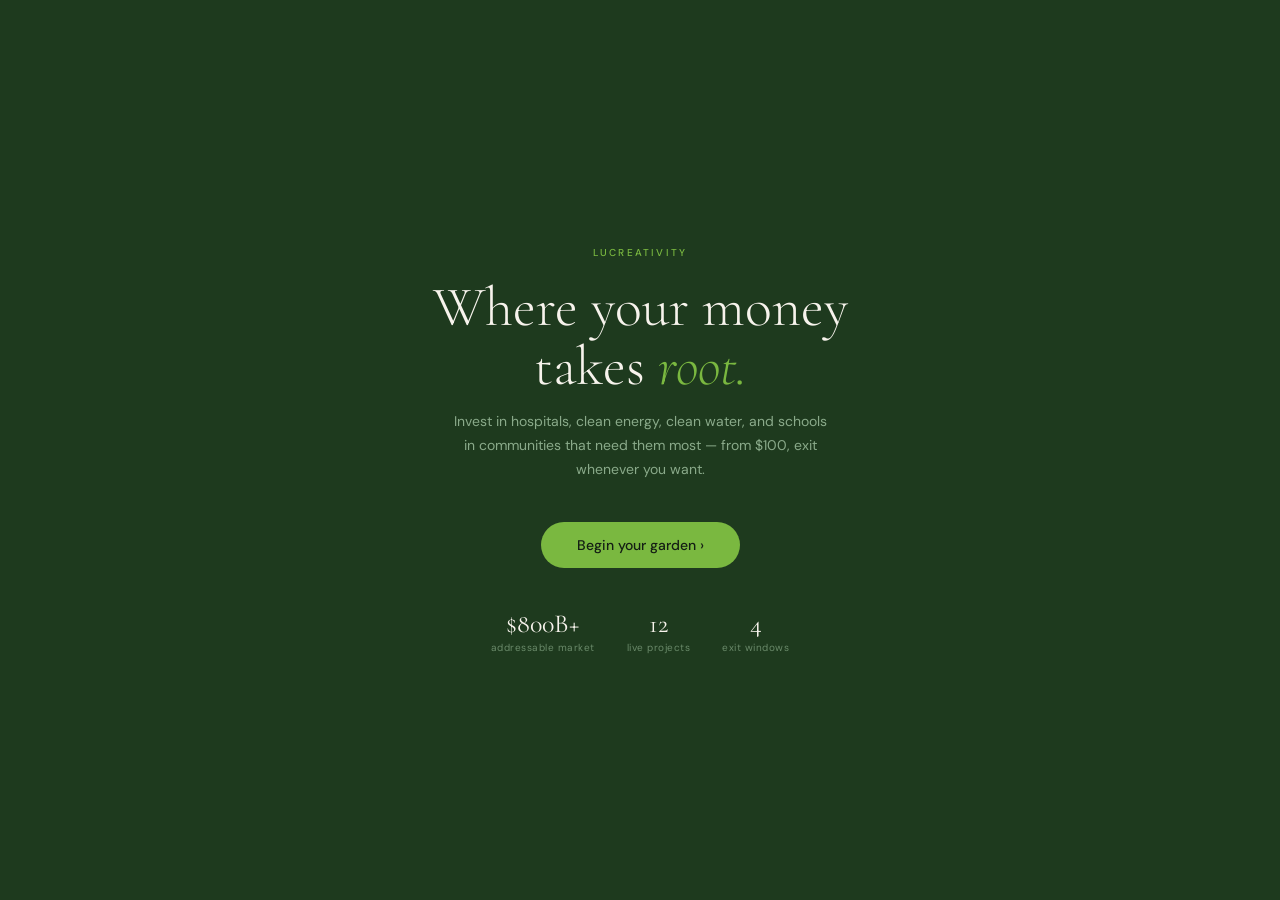
<file: lucreativity-demo.html>
<!DOCTYPE html>
<html lang="en">
<head>
<meta charset="UTF-8"/>
<meta name="viewport" content="width=device-width, initial-scale=1.0"/>
<title>Lucreativity &#8212; Community Infrastructure Finance Platform</title>
<link rel="preconnect" href="https://fonts.googleapis.com"/>
<link rel="preconnect" href="https://fonts.gstatic.com" crossorigin/>
<link href="https://fonts.googleapis.com/css2?family=Cormorant+Garamond:ital,wght@0,300;0,400;0,500;1,300;1,400&family=DM+Sans:opsz,wght@9..40,300;9..40,400;9..40,500&display=swap" rel="stylesheet"/>
<style>
*{box-sizing:border-box;margin:0;padding:0;}
:root{
  --cr:#F7F3EC;--ms:#1E3A1E;--fn:#2D5A2D;--lf:#4A7C3A;
  --lm:#7AB840;--mg:#D4900A;--bl:#B84070;--sky:#3A8CB8;
  --dk:#141E14;--tx:#243024;--mu:#687868;--bd:#DDD5C0;--sd:#E8DFC8;
}
html,body{height:100%;font-family:'DM Sans',sans-serif;background:var(--cr);color:var(--tx);overflow-x:hidden;}
.sc{display:none;animation:fadeIn .25s ease;}
.sc.on{display:block;}
@keyframes fadeIn{from{opacity:0;transform:translateY(6px);}to{opacity:1;transform:translateY(0);}}
@keyframes spin{to{transform:rotate(360deg);}}
@keyframes pulse{0%,100%{opacity:1;}50%{opacity:.3;}}
@keyframes float{0%,100%{transform:translateY(0);}50%{transform:translateY(-8px);}}
.tb{background:var(--ms);padding:12px 18px;display:flex;align-items:center;justify-content:space-between;position:sticky;top:0;z-index:100;}
.tl{font-family:'Cormorant Garamond',serif;font-size:21px;color:var(--cr);letter-spacing:.02em;}
.tl b{color:var(--lm);font-weight:400;}
.tnav{display:flex;gap:4px;}
.tnb{background:transparent;border:none;padding:6px 13px;border-radius:20px;font-size:11px;font-weight:500;color:rgba(255,255,255,.5);cursor:pointer;transition:all .15s;font-family:'DM Sans',sans-serif;}
.tnb.on{background:rgba(255,255,255,.14);color:var(--lm);}
.tbk{color:var(--lm);font-size:11px;cursor:pointer;padding:5px 12px;border-radius:16px;background:rgba(255,255,255,.1);border:none;font-family:'DM Sans',sans-serif;}
.bp{padding:1.2rem;}
.st{font-size:10px;font-weight:500;letter-spacing:.13em;text-transform:uppercase;color:var(--lf);margin-bottom:10px;}
.bf{width:100%;background:var(--ms);color:var(--cr);border:none;border-radius:28px;padding:13px;font-size:13px;font-weight:500;cursor:pointer;font-family:'DM Sans',sans-serif;margin-top:6px;transition:all .2s;}
.bf:hover{background:var(--fn);}
.bf.lm{background:var(--lm);color:var(--dk);}
.bf.lm:hover{background:#90D050;}
.bo{width:100%;background:transparent;border:1.5px solid var(--lf);color:var(--lf);border-radius:28px;padding:11px;font-size:12px;cursor:pointer;font-family:'DM Sans',sans-serif;margin-top:8px;transition:all .15s;}
.bo:hover{background:#F2FAE8;}
#sw{background:var(--ms);min-height:100vh;display:flex;flex-direction:column;align-items:center;justify-content:center;text-align:center;padding:3rem 2rem;position:relative;overflow:hidden;}
#sw.on{display:flex;}
.wlvs{position:absolute;inset:0;pointer-events:none;}
.wl{position:absolute;}
.wey{font-size:10px;font-weight:500;letter-spacing:.22em;text-transform:uppercase;color:var(--lm);margin-bottom:1.2rem;position:relative;z-index:2;}
.wtit{font-family:'Cormorant Garamond',serif;font-size:56px;font-weight:300;color:var(--cr);line-height:1.05;margin-bottom:.9rem;position:relative;z-index:2;}
.wtit em{font-style:italic;color:var(--lm);}
.wsub{font-size:14px;color:#8AAA8A;line-height:1.7;max-width:380px;margin:0 auto 2.5rem;position:relative;z-index:2;}
.wbtn{background:var(--lm);color:var(--dk);border:none;padding:14px 36px;border-radius:40px;font-size:14px;font-weight:500;cursor:pointer;font-family:'DM Sans',sans-serif;transition:all .2s;position:relative;z-index:2;animation:float 3s ease-in-out infinite;}
.wbtn:hover{background:#90D050;transform:translateY(-2px)!important;}
.wstats{display:flex;gap:2rem;margin-top:2.5rem;position:relative;z-index:2;}
.wstat{text-align:center;}
.wstat-v{font-family:'Cormorant Garamond',serif;font-size:26px;color:var(--cr);}
.wstat-l{font-size:10px;color:#6A8A6A;margin-top:2px;letter-spacing:.05em;}
#so{background:var(--cr);}
.obh{background:linear-gradient(180deg,var(--ms) 0%,#2A4A2A 100%);padding:2rem 1.5rem 1.5rem;text-align:center;}
.obtit{font-family:'Cormorant Garamond',serif;font-size:36px;font-weight:300;color:var(--cr);line-height:1.15;margin-bottom:.4rem;}
.obtit em{font-style:italic;color:var(--lm);}
.obsub{font-size:12px;color:#8AAA8A;line-height:1.6;}
.cg{display:grid;grid-template-columns:repeat(3,minmax(0,1fr));gap:8px;margin-bottom:1.5rem;}
.cc{background:white;border:1.5px solid var(--bd);border-radius:14px;padding:14px 8px;text-align:center;cursor:pointer;transition:all .18s;position:relative;}
.cc:hover{border-color:var(--lf);transform:translateY(-1px);}
.cc.on{border-color:var(--lf);background:#F2FAE8;}
.cc.on::after{content:'';position:absolute;top:7px;right:7px;width:7px;height:7px;border-radius:50%;background:var(--lf);}
.cc-ic{width:32px;height:32px;border-radius:50%;margin:0 auto 7px;display:flex;align-items:center;justify-content:center;}
.cc-n{font-size:11px;font-weight:500;color:var(--tx);}
.cc-s{font-size:9px;color:var(--mu);margin-top:1px;}
.obact{display:flex;gap:10px;justify-content:center;}
.btn-g{background:transparent;border:1.5px solid var(--lf);color:var(--lf);padding:11px 24px;border-radius:40px;font-size:12px;cursor:pointer;font-family:'DM Sans',sans-serif;transition:all .15s;}
.btn-g:hover{background:#F2FAE8;}
#sg{background:var(--cr);}
.gh{background:linear-gradient(180deg,var(--ms) 0%,#2D5A2D 70%,var(--cr) 100%);padding:1.5rem 1.5rem 0;text-align:center;position:relative;}
.gg{font-family:'Cormorant Garamond',serif;font-size:27px;font-weight:300;color:var(--cr);margin-bottom:3px;}
.gg em{font-style:italic;color:var(--lm);}
.gtag{font-size:11px;color:#7A9A7A;margin-bottom:1.2rem;}
.srl{display:flex;gap:0;background:rgba(0,0,0,.25);border-radius:10px;overflow:hidden;margin-bottom:1.2rem;}
.srb{flex:1;padding:7px 2px;text-align:center;font-size:9px;font-weight:500;color:rgba(255,255,255,.45);cursor:pointer;border:none;background:transparent;transition:all .15s;line-height:1.3;font-family:'DM Sans',sans-serif;}
.srb.on{background:rgba(255,255,255,.14);color:var(--lm);}
.sri{font-size:13px;display:block;margin-bottom:1px;}
.isp{display:flex;gap:8px;padding:0 1.2rem 1rem;overflow-x:auto;}
.ich{background:white;border:1px solid var(--bd);border-radius:10px;padding:8px 12px;flex-shrink:0;text-align:center;min-width:88px;}
.icv{font-family:'Cormorant Garamond',serif;font-size:17px;color:var(--ms);}
.icl{font-size:9px;color:var(--mu);margin-top:1px;line-height:1.3;}
.pcard{background:white;border-radius:18px;overflow:hidden;border:1px solid var(--bd);cursor:pointer;transition:all .18s;margin-bottom:12px;}
.pcard:hover{transform:translateY(-2px);box-shadow:0 8px 24px rgba(30,58,30,.1);}
.pcv{height:140px;position:relative;overflow:hidden;}
.pcmap{position:absolute;bottom:0;right:0;width:100px;height:72px;border-top-left-radius:12px;overflow:hidden;border-top:1px solid rgba(255,255,255,.3);border-left:1px solid rgba(255,255,255,.3);}
.pcsb{position:absolute;top:9px;left:9px;border-radius:16px;padding:3px 9px;font-size:9px;font-weight:500;letter-spacing:.05em;}
.pcmt{position:absolute;top:9px;right:9px;background:rgba(0,0,0,.45);border-radius:16px;padding:3px 8px;font-size:9px;color:white;}
.pcb{padding:12px 14px;}
.pccat{font-size:9px;font-weight:500;letter-spacing:.12em;text-transform:uppercase;color:var(--lf);margin-bottom:3px;}
.pctit{font-family:'Cormorant Garamond',serif;font-size:18px;font-weight:500;color:var(--ms);line-height:1.2;margin-bottom:2px;}
.pcloc{font-size:10px;color:var(--mu);margin-bottom:8px;}
.pbg{background:#EDE5D4;border-radius:3px;height:4px;overflow:hidden;margin-bottom:3px;}
.pbf{height:100%;border-radius:3px;}
.pbl{display:flex;justify-content:space-between;font-size:9px;color:var(--mu);}
.pcft{display:flex;align-items:center;justify-content:space-between;margin-top:8px;}
.eps{display:flex;gap:4px;}
.ep{font-size:9px;padding:2px 7px;border-radius:8px;background:#EEF7E4;color:#2A5A1A;border:1px solid #C8E8A4;font-weight:500;}
.ivb{background:var(--ms);color:var(--cr);border:none;border-radius:16px;padding:6px 14px;font-size:11px;font-weight:500;cursor:pointer;font-family:'DM Sans',sans-serif;transition:all .15s;}
.ivb:hover{background:var(--fn);}
#sm{background:var(--cr);}
.mfb{background:white;border-bottom:1px solid var(--bd);padding:10px 14px;display:flex;gap:7px;overflow-x:auto;align-items:center;flex-wrap:nowrap;}
.mfl{font-size:10px;font-weight:500;color:var(--mu);white-space:nowrap;letter-spacing:.08em;text-transform:uppercase;}
.mfi{border:1.5px solid var(--bd);border-radius:18px;padding:4px 11px;font-size:10px;color:var(--mu);cursor:pointer;white-space:nowrap;background:white;font-family:'DM Sans',sans-serif;transition:all .15s;}
.mfi.on{border-color:var(--lf);background:#F2FAE8;color:var(--lf);}
.msd{width:8px;height:8px;border-radius:50%;display:inline-block;margin-right:3px;vertical-align:middle;}
.msrt{display:flex;gap:6px;padding:9px 14px 6px;align-items:center;}
.msrl{font-size:10px;color:var(--mu);font-weight:500;text-transform:uppercase;letter-spacing:.08em;}
.msrb{font-size:10px;padding:3px 10px;border-radius:9px;border:1px solid var(--bd);background:white;cursor:pointer;color:var(--mu);font-family:'DM Sans',sans-serif;transition:all .15s;}
.msrb.on{background:var(--ms);color:var(--cr);border-color:var(--ms);}
.mrr{font-size:11px;color:var(--mu);padding:0 14px 7px;}
.mcrd{background:white;border-radius:18px;overflow:hidden;border:1px solid var(--bd);cursor:pointer;transition:all .18s;margin-bottom:12px;}
.mcrd:hover{transform:translateY(-2px);box-shadow:0 8px 24px rgba(30,58,30,.1);}
.mct{display:flex;height:148px;}
.mcsc{flex:1;position:relative;overflow:hidden;}
.mcmw{width:128px;flex-shrink:0;position:relative;border-left:1px solid rgba(255,255,255,.2);}
.mcsb{position:absolute;top:8px;left:8px;border-radius:13px;padding:3px 9px;font-size:9px;font-weight:500;z-index:2;}
.mcb{padding:11px 13px;}
.mccat{font-size:9px;font-weight:500;letter-spacing:.12em;text-transform:uppercase;color:var(--lf);margin-bottom:3px;}
.mctit{font-family:'Cormorant Garamond',serif;font-size:17px;font-weight:500;color:var(--ms);line-height:1.2;margin-bottom:2px;}
.mcloc{font-size:10px;color:var(--mu);margin-bottom:7px;}
.mcst{display:grid;grid-template-columns:repeat(3,minmax(0,1fr));gap:5px;margin-bottom:7px;}
.mcs{background:#F7F3EC;border-radius:7px;padding:5px 7px;text-align:center;}
.mcsv{font-family:'Cormorant Garamond',serif;font-size:13px;color:var(--ms);}
.mcsl{font-size:9px;color:var(--mu);}
.mcft{display:flex;align-items:center;justify-content:space-between;}
.mce{font-size:9px;color:var(--lf);}
#sd{background:var(--cr);}
.dbk{background:var(--ms);padding:11px 16px;display:flex;align-items:center;gap:8px;cursor:pointer;}
.dbka{color:var(--lm);font-size:16px;}
.dbkl{font-size:12px;color:var(--cr);}
.dh2{height:190px;position:relative;overflow:hidden;}
.dho{position:absolute;inset:0;background:linear-gradient(to top,rgba(0,0,0,.78) 0%,transparent 55%);display:flex;flex-direction:column;justify-content:flex-end;padding:14px 16px;}
.dsb{display:inline-block;border-radius:13px;padding:3px 10px;font-size:9px;font-weight:500;margin-bottom:4px;letter-spacing:.05em;}
.dtit{font-family:'Cormorant Garamond',serif;font-size:24px;font-weight:400;color:white;line-height:1.2;}
.dloc{font-size:11px;color:rgba(255,255,255,.65);}
.dpb{height:4px;background:rgba(255,255,255,.2);}
.dpf{height:100%;}
.dmf{border-radius:13px;overflow:hidden;height:136px;border:1px solid var(--bd);margin-bottom:1.3rem;}
.erl{display:flex;flex-direction:column;gap:6px;}
.er{display:flex;justify-content:space-between;align-items:center;background:white;border-radius:10px;padding:9px 12px;border:1px solid var(--bd);}
.erl2{font-size:11px;color:var(--tx);}
.ert{font-size:9px;color:var(--mu);margin-top:1px;}
.err{font-size:12px;font-weight:500;color:var(--lf);}
.cmin{background:var(--ms);border-radius:14px;overflow:hidden;margin-bottom:1.2rem;}
.cmit{background:linear-gradient(135deg,#0A2A0A 0%,#1E4A1E 60%,#2A6A2A 100%);padding:13px 14px 11px;}
.cmiey{font-size:9px;font-weight:500;letter-spacing:.15em;text-transform:uppercase;color:#5A9A5A;margin-bottom:6px;}
.cmip{font-family:'Cormorant Garamond',serif;font-size:18px;color:var(--cr);margin-bottom:2px;}
.cmil{font-size:9px;color:#7A9A7A;}
.cmir{display:flex;justify-content:space-between;align-items:center;margin-top:8px;}
.cmiid{font-size:8px;color:#5A8A5A;font-family:monospace;}
.cmiv{display:flex;align-items:center;gap:3px;font-size:9px;color:var(--lm);}
.cmig{display:grid;grid-template-columns:repeat(3,1fr);background:rgba(0,0,0,.2);}
.cmis{text-align:center;padding:9px 5px;border-right:1px solid rgba(255,255,255,.07);}
.cmis:last-child{border-right:none;}
.cmisv{font-family:'Cormorant Garamond',serif;font-size:14px;color:var(--cr);}
.cmisl{font-size:9px;color:#6A8A6A;margin-top:1px;}
.cmili{display:flex;align-items:center;gap:5px;padding:8px 12px;background:rgba(0,0,0,.15);}
.ld{width:6px;height:6px;border-radius:50%;background:var(--lm);animation:pulse 2s infinite;}
.ipnl{background:var(--ms);border-radius:17px;padding:1.3rem;}
.iptit{font-family:'Cormorant Garamond',serif;font-size:19px;color:var(--cr);margin-bottom:.9rem;}
.ipsr{display:flex;justify-content:space-between;margin-bottom:5px;}
.ipl{font-size:11px;color:#8AAA8A;}
.ipv{font-family:'Cormorant Garamond',serif;font-size:21px;color:var(--cr);}
.iprr{display:grid;grid-template-columns:repeat(3,minmax(0,1fr));gap:6px;margin:9px 0;}
.ipr{background:rgba(255,255,255,.08);border-radius:9px;padding:9px 7px;text-align:center;}
.iprl{font-size:9px;color:#7A9A7A;margin-bottom:2px;}
.iprv{font-family:'Cormorant Garamond',serif;font-size:14px;color:var(--lm);}
#sinv{background:var(--cr);}
.spb{background:var(--sd);padding:11px 16px;}
.spt{display:flex;align-items:center;}
.spi{display:flex;flex-direction:column;align-items:center;flex:1;}
.spc{width:25px;height:25px;border-radius:50%;display:flex;align-items:center;justify-content:center;font-size:10px;font-weight:500;z-index:2;}
.spc.dn{background:var(--lm);color:var(--dk);}
.spc.ac{background:var(--ms);color:white;border:2px solid var(--lm);}
.spc.td{background:white;color:var(--mu);border:1.5px solid var(--bd);}
.spl{font-size:9px;color:var(--mu);margin-top:3px;text-align:center;}
.spl.ac{color:var(--ms);font-weight:500;}
.sln{flex:1;height:2px;background:var(--bd);margin-top:-12px;}
.sln.dn{background:var(--lm);}
.adv{text-align:center;padding:1.4rem 0 1rem;}
.av{font-family:'Cormorant Garamond',serif;font-size:54px;font-weight:300;color:var(--ms);line-height:1;}
.ac2{font-size:11px;color:var(--mu);margin-top:5px;}
.qa{background:white;border:1.5px solid var(--bd);border-radius:18px;padding:5px 11px;font-size:11px;cursor:pointer;color:var(--tx);font-family:'DM Sans',sans-serif;transition:all .15s;}
.qa.on,.qa:hover{background:#F2FAE8;border-color:var(--lf);color:var(--lf);}
.rcs{display:grid;grid-template-columns:repeat(3,minmax(0,1fr));gap:7px;margin:1rem 0;}
.rc{background:var(--ms);border-radius:11px;padding:11px 7px;text-align:center;}
.rcl{font-size:9px;color:#8AAA8A;margin-bottom:3px;}
.rcv{font-family:'Cormorant Garamond',serif;font-size:15px;color:var(--lm);}
.rcn{font-size:9px;color:#5A8A5A;margin-top:1px;}
.ec{background:white;border:1.5px solid var(--bd);border-radius:13px;padding:11px 13px;cursor:pointer;transition:all .18s;position:relative;margin-bottom:8px;}
.ec:hover{border-color:var(--lf);}
.ec.on{border-color:var(--lf);background:#F2FAE8;}
.ec.on::after{content:'\2713';position:absolute;top:9px;right:11px;width:18px;height:18px;border-radius:50%;background:var(--lf);color:white;font-size:10px;display:flex;align-items:center;justify-content:center;font-family:sans-serif;}
.et{font-size:12px;font-weight:500;color:var(--tx);margin-bottom:2px;}
.ed{font-size:10px;color:var(--mu);line-height:1.4;}
.eret{font-size:11px;font-weight:500;color:var(--lf);margin-top:4px;}
.rb{background:white;border-radius:13px;border:1px solid var(--bd);overflow:hidden;margin-bottom:10px;}
.rrow{display:flex;justify-content:space-between;align-items:center;padding:10px 13px;border-bottom:1px solid var(--bd);font-size:12px;}
.rrow:last-child{border-bottom:none;}
.rrl{color:var(--mu);}
.rrv{font-weight:500;}
.rrv.gn{color:var(--lf);}
.pm{flex:1;background:white;border:1.5px solid var(--bd);border-radius:11px;padding:9px 7px;text-align:center;cursor:pointer;transition:all .15s;}
.pm.on{border-color:var(--lf);background:#F2FAE8;}
.pml{font-size:9px;color:var(--mu);margin-top:3px;}
.pm.on .pml{color:var(--lf);}
.fi{width:100%;background:white;border:1.5px solid var(--bd);border-radius:9px;padding:10px 11px;font-size:12px;color:var(--tx);font-family:'DM Sans',sans-serif;outline:none;transition:border-color .15s;margin-bottom:10px;}
.fi:focus{border-color:var(--lf);}
.fl{font-size:10px;font-weight:500;color:var(--mu);text-transform:uppercase;letter-spacing:.08em;margin-bottom:4px;}
.pw{text-align:center;padding:2.5rem 1.5rem;}
.prr{width:64px;height:64px;border-radius:50%;border:3px solid var(--sd);border-top:3px solid var(--lm);margin:0 auto 1.2rem;animation:spin 1s linear infinite;}
.psi{display:flex;align-items:center;gap:9px;padding:9px 11px;background:white;border-radius:9px;border:1px solid var(--bd);margin-bottom:6px;}
.psd{width:7px;height:7px;border-radius:50%;flex-shrink:0;}
.psd.dn{background:var(--lm);}
.psd.ac{background:var(--lm);animation:pulse 1.5s infinite;}
.psd.td{background:var(--bd);}
.chero{background:var(--ms);padding:2rem 1.5rem;text-align:center;position:relative;overflow:hidden;}
.cico{width:54px;height:54px;border-radius:50%;background:var(--lm);margin:0 auto .9rem;display:flex;align-items:center;justify-content:center;}
.ctit{font-family:'Cormorant Garamond',serif;font-size:30px;font-weight:300;color:var(--cr);line-height:1.15;margin-bottom:5px;}
.ctit em{font-style:italic;color:var(--lm);}
.csub{font-size:11px;color:#8AAA8A;line-height:1.6;}
.certc{background:var(--ms);border-radius:18px;overflow:hidden;margin:1.2rem 0;}
.certt{background:linear-gradient(135deg,#0A2A0A 0%,#1E4A1E 60%,#2A6A2A 100%);padding:16px 14px 13px;}
.certey{font-size:9px;font-weight:500;letter-spacing:.15em;text-transform:uppercase;color:#5A9A5A;margin-bottom:7px;}
.certp{font-family:'Cormorant Garamond',serif;font-size:19px;color:var(--cr);line-height:1.2;margin-bottom:2px;}
.certl{font-size:9px;color:#7A9A7A;}
.certid{font-size:8px;color:#5A8A5A;font-family:monospace;margin-top:8px;}
.certvf{display:flex;align-items:center;gap:3px;font-size:9px;color:var(--lm);}
.certst{display:grid;grid-template-columns:repeat(3,1fr);background:rgba(0,0,0,.2);}
.certsi{text-align:center;padding:9px 5px;border-right:1px solid rgba(255,255,255,.07);}
.certsi:last-child{border-right:none;}
.certsiv{font-family:'Cormorant Garamond',serif;font-size:15px;color:var(--cr);}
.certsil{font-size:9px;color:#6A8A6A;margin-top:1px;}
.certli{display:flex;align-items:center;gap:5px;padding:9px 13px;background:rgba(0,0,0,.15);}
.certbt{padding:11px 14px;background:rgba(0,0,0,.25);}
.certrr{display:grid;grid-template-columns:repeat(3,1fr);gap:6px;margin-top:8px;}
.certr{background:rgba(255,255,255,.07);border-radius:7px;padding:7px;text-align:center;}
.certrl{font-size:9px;color:#6A8A6A;margin-bottom:2px;}
.certrv{font-family:'Cormorant Garamond',serif;font-size:13px;color:var(--lm);}
.sharebts{display:flex;gap:7px;margin-bottom:1rem;}
.sharebt{flex:1;background:white;border:1.5px solid var(--bd);border-radius:18px;padding:9px;font-size:10px;color:var(--tx);cursor:pointer;font-family:'DM Sans',sans-serif;transition:all .15s;}
.sharebt:hover{background:#F2FAE8;border-color:var(--lf);}
#sdash{background:var(--cr);}
.dsh{background:linear-gradient(180deg,var(--ms) 0%,#2A4A2A 100%);padding:1.3rem 1.2rem .9rem;}
.dsg{font-family:'Cormorant Garamond',serif;font-size:23px;font-weight:300;color:var(--cr);margin-bottom:2px;}
.dsg em{font-style:italic;color:var(--lm);}
.dss{font-size:11px;color:#7A9A7A;}
.pst{display:flex;gap:7px;margin-top:.9rem;overflow-x:auto;}
.psc{background:rgba(255,255,255,.1);border-radius:9px;padding:9px 12px;flex-shrink:0;text-align:center;min-width:82px;}
.psv{font-family:'Cormorant Garamond',serif;font-size:17px;color:var(--cr);}
.psl{font-size:9px;color:#7A9A7A;margin-top:1px;}
.mycc{background:white;border-radius:14px;border:1px solid var(--bd);overflow:hidden;margin-bottom:10px;cursor:pointer;transition:all .15s;}
.mycc:hover{transform:translateY(-1px);}
.mycct{display:flex;}
.myscn{width:82px;flex-shrink:0;}
.myci{flex:1;padding:10px 12px;}
.mycs{font-size:9px;color:var(--lf);text-transform:uppercase;letter-spacing:.08em;margin-bottom:2px;}
.myctit{font-family:'Cormorant Garamond',serif;font-size:15px;color:var(--ms);line-height:1.2;margin-bottom:1px;}
.mycl{font-size:9px;color:var(--mu);}
.mycf{display:flex;justify-content:space-between;margin-top:6px;align-items:baseline;}
.myca{font-size:10px;color:var(--mu);}
.mycr{font-size:12px;font-weight:500;color:var(--lf);}
.mycim{background:#F2FAE8;padding:8px 12px;display:grid;grid-template-columns:repeat(3,1fr);border-top:1px solid var(--bd);}
.mycimv{text-align:center;}
.mycimvv{font-family:'Cormorant Garamond',serif;font-size:13px;color:var(--ms);}
.mycimvl{font-size:8px;color:var(--mu);}
.nfi{display:flex;gap:8px;align-items:flex-start;margin-bottom:9px;}
.nfd{width:7px;height:7px;border-radius:50%;flex-shrink:0;margin-top:4px;}
.nfc{flex:1;background:white;border-radius:11px;padding:9px 11px;border:1px solid var(--bd);}
.nftit{font-size:11px;font-weight:500;color:var(--tx);}
.nfsub{font-size:10px;color:var(--mu);margin-top:2px;line-height:1.4;}
.nftm{font-size:9px;color:var(--mu);margin-top:3px;}
/* invest flow */
.ist{display:flex;align-items:center;gap:5px;font-size:10px;color:var(--mu);flex:1;justify-content:center;}
.ist.on{color:var(--lm);font-weight:600;}
.ist.done{color:#5A9A5A;}
.isc{width:20px;height:20px;border-radius:50%;background:var(--bd);color:var(--mu);display:flex;align-items:center;justify-content:center;font-size:9px;flex-shrink:0;}
.ist.on .isc{background:var(--lm);color:var(--dk);}
.ist.done .isc{background:#5A9A5A;color:white;}
.isl{flex:1;height:1px;background:var(--bd);max-width:20px;}
.iamb{background:white;border-radius:14px;border:1px solid var(--bd);padding:1rem;margin:1rem 0;}
.iamr{display:flex;justify-content:space-between;font-size:9px;color:var(--mu);margin-top:3px;}
.iamv{font-family:'Cormorant Garamond',serif;font-size:36px;color:var(--ms);text-align:center;margin:0.7rem 0;}
.iamhint{font-size:10px;color:var(--mu);margin-bottom:5px;}
.irtbl{background:white;border-radius:12px;border:1px solid var(--bd);overflow:hidden;margin-bottom:1rem;}
.irr{display:flex;justify-content:space-between;padding:10px 13px;border-bottom:1px solid var(--bd);font-size:11px;}
.irr:last-child{border-bottom:none;}
.irrl{color:var(--mu);}
.irrv{font-weight:600;color:var(--lf);}
.exop{display:flex;align-items:center;background:white;border:1.5px solid var(--bd);border-radius:13px;padding:11px 13px;margin-bottom:8px;cursor:pointer;transition:all .15s;gap:10px;}
.exop:hover{border-color:var(--lf);}
.exop.on{border-color:var(--lf);background:#F2FAE8;}
.exot{flex:1;}
.exotit{font-size:12px;font-weight:500;color:var(--tx);margin-bottom:2px;}
.exod{font-size:10px;color:var(--mu);line-height:1.4;}
.exov{font-size:11px;font-weight:600;color:var(--lf);flex-shrink:0;}
.tcb{display:flex;align-items:flex-start;gap:8px;padding:10px 0;margin-bottom:6px;}
.rvtbl{background:white;border-radius:12px;border:1px solid var(--bd);overflow:hidden;margin-bottom:1rem;}
.rvr{display:flex;justify-content:space-between;padding:10px 13px;border-bottom:1px solid var(--bd);font-size:11px;}
.rvr:last-child{border-bottom:none;}
.rvrl{color:var(--mu);}
.rvrv{font-weight:500;}
</style>
</head>
<body>
<!-- WELCOME -->
<div id="sw" class="sc on">
  <div class="wlvs" id="wlvs"></div>
  <div class="wey">Lucreativity</div>
  <div class="wtit">Where your money<br>takes <em>root.</em></div>
  <div class="wsub">Invest in hospitals, clean energy, clean water, and schools in communities that need them most &mdash; from $100, exit whenever you want.</div>
  <button class="wbtn" onclick="go('so')">Begin your garden &rsaquo;</button>
  <div class="wstats">
    <div class="wstat"><div class="wstat-v">$800B+</div><div class="wstat-l">addressable market</div></div>
    <div class="wstat"><div class="wstat-v">12</div><div class="wstat-l">live projects</div></div>
    <div class="wstat"><div class="wstat-v">4</div><div class="wstat-l">exit windows</div></div>
  </div>
</div>
<!-- ONBOARD -->
<div id="so" class="sc">
  <div class="obh">
    <div style="font-size:10px;font-weight:500;letter-spacing:.2em;text-transform:uppercase;color:var(--lm);margin-bottom:.8rem;">Step 1 of 1</div>
    <div class="obtit">What do you<br><em>care about?</em></div>
    <div class="obsub">Select everything that matters. We'll grow a garden matched to your values.</div>
  </div>
  <div class="bp">
    <div class="st">Your interests</div>
    <div class="cg" id="cgrid"></div>
    <div class="obact">
      <button class="btn-g" onclick="selAll()">Select all</button>
      <button class="bf lm" style="width:auto;padding:11px 28px;" onclick="goGarden()">Grow my garden &rsaquo;</button>
    </div>
  </div>
</div>
<!-- GARDEN -->
<div id="sg" class="sc">
  <div class="tb">
    <div class="tl">Lucre<b>ativity</b></div>
    <div class="tnav">
      <button class="tnb on" id="tn-g" onclick="showGarden()">Garden</button>
      <button class="tnb" id="tn-m" onclick="showMkt()">Marketplace</button>
    </div>
  </div>
  <div class="gh">
    <div class="gg">Your <em>garden</em> is growing.</div>
    <div class="gtag" id="g-tag">Projects matched to your values</div>
    <div class="srl" id="g-srl"></div>
  </div>
  <div class="isp" id="g-isp"></div>
  <div class="bp">
    <div class="st" id="g-hed">Matched projects</div>
    <div style="font-size:11px;color:var(--mu);margin-bottom:12px;" id="g-sub"></div>
    <div id="g-cards"></div>
  </div>
</div>
<!-- MARKETPLACE -->
<div id="sm" class="sc">
  <div class="tb">
    <div class="tl">Lucre<b>ativity</b></div>
    <div class="tnav">
      <button class="tnb" id="tn-g2" onclick="showGarden()">Garden</button>
      <button class="tnb on" id="tn-m2" onclick="showMkt()">Marketplace</button>
    </div>
  </div>
  <div class="mfb" id="m-filters"></div>
  <div class="msrt" id="m-sort"></div>
  <div class="mrr" id="m-results"></div>
  <div class="bp" style="padding-top:0;"><div id="m-cards"></div></div>
</div>
<!-- DETAIL -->
<div id="sd" class="sc">
  <div class="dbk" id="d-back"><span class="dbka">&lsaquo;</span><span class="dbkl" id="d-back-lbl">Back</span></div>
  <div id="d-hero"></div>
  <div class="bp" id="d-body"></div>
</div>
<!-- INVEST FLOW -->
<div id="sinv" class="sc">
  <div class="tb"><div class="tl">Lucre<b>ativity</b></div><button class="tbk" onclick="go(fromScr)">&#10005; Cancel</button></div>
  <div id="inv-hero"></div>
  <div class="spb"><div class="spt" id="inv-steps"></div></div>
  <div id="inv-body"></div>
</div>
<!-- DASHBOARD -->
<div id="sdash" class="sc">
  <div class="tb"><div class="tl">Lucre<b>ativity</b></div><button class="tbk" onclick="showGarden()">+ Invest more</button></div>
  <div class="dsh"><div class="dsg">Your <em>garden</em></div><div class="dss">Living impact &middot; real time</div><div class="pst" id="d-strip"></div></div>
  <div class="bp"><div class="st">Your certificates</div><div id="d-certs"></div><div class="st" style="margin-top:1rem;">Updates</div><div id="d-notifs"></div></div>
</div>
<script>
const CATS=[
  {id:'health',n:'Healthcare',s:'Hospitals & clinics',fill:'#E8F5E8',stroke:'#4A8A3A'},
  {id:'water',n:'Clean water',s:'Wells & sanitation',fill:'#E0F0F8',stroke:'#2A6A9A'},
  {id:'energy',n:'Clean energy',s:'Solar & wind',fill:'#FFF8E0',stroke:'#A07010'},
  {id:'education',n:'Education',s:'Schools & training',fill:'#F0E8F8',stroke:'#6A3A9A'},
  {id:'food',n:'Food security',s:'Farms & nutrition',fill:'#F0F8E4',stroke:'#4A7A1A'},
  {id:'environment',n:'Environment',s:'Reforestation & land',fill:'#E4F4EC',stroke:'#1A6A4A'},
  {id:'housing',n:'Housing',s:'Affordable homes',fill:'#FDF0E0',stroke:'#8A5010'},
  {id:'maternal',n:'Maternal health',s:'Births & child care',fill:'#FDE8F0',stroke:'#9A2A5A'},
  {id:'tech',n:'Connectivity',s:'Internet & infrastructure',fill:'#E8EEF8',stroke:'#2A3A7A'},
];
const STAGES=[
  {id:'all',ic:'\u2726',n:'All'},
  {id:'fertile',ic:'\u25c9',n:'Fertile soil',bg:'#EDE0B8',col:'#5A4A1A',fill:'#C8A840'},
  {id:'sprout',ic:'\u25c9',n:'Sprout',bg:'#DFF0D8',col:'#1A4A18',fill:'#5AAA38'},
  {id:'leafling',ic:'\u25c9',n:'Leafling',bg:'#D4EDE4',col:'#0A3A28',fill:'#2AAA7A'},
  {id:'flower',ic:'\u25c9',n:'Flower',bg:'#F4D8E8',col:'#5A0A38',fill:'#B84070'},
  {id:'fruit',ic:'\u25c9',n:'Bearing fruit',bg:'#FAE8C8',col:'#5A2A08',fill:'#D4880A'},
];
const SS=id=>STAGES.find(s=>s.id===id)||STAGES[1];
const EXITS=[
  {id:'e1',t:'Foundation milestone (~6 months)',d:'Exit when foundation is poured and verified. Lower return, faster.',p:1.05},
  {id:'e2',t:'Structure complete (~14 months)',d:'Steel frame done. Good balance of speed and return.',p:1.08},
  {id:'e3',t:'Hold to completion (~36 months)',d:'Maximum return at the bank buyout event.',p:1.175},
  {id:'e4',t:'Secondary market \u2014 anytime',d:'List your certificate for sale to another investor at any time.',p:null},
];
const PROJECTS=[
  {id:1,t:'Valle del Sula Community Hospital',l:'San Pedro Sula, Honduras',cats:['health','maternal'],stage:'leafling',pct:59,raised:'$1.24M',goal:'$2.1M',scene:'hospital',map:'honduras',cert:[{v:'24,847',l:'Patients treated'},{v:'1,203',l:'Surgeries'},{v:'847',l:'Births'}],impact:'24,847 patients',min:100,desc:'A 120-bed community hospital serving 240,000 people. The nearest hospital is currently 90 minutes away. Surgical suites, maternal ward, and oncology unit staffed by 312 local healthcare workers.'},
  {id:2,t:'Sahel Solar Grid Initiative',l:'Ouagadougou, Burkina Faso',cats:['energy','environment'],stage:'sprout',pct:31,raised:'$620K',goal:'$2.0M',scene:'solar',map:'burkina',cert:[{v:'8,200',l:'Homes powered'},{v:'4.1T kg',l:'CO\u2082 avoided'},{v:'340',l:'Jobs created'}],impact:'8,200 homes',min:100,desc:'Solar micro-grid providing clean electricity to 8,200 rural households currently without reliable power. 340 local jobs created during construction and operation.'},
  {id:3,t:'Amazon Watershed Reforestation',l:'Par\u00e1 State, Brazil',cats:['environment','food'],stage:'fertile',pct:12,raised:'$240K',goal:'$2.0M',scene:'forest',map:'brazil',cert:[{v:'120K',l:'Trees planted'},{v:'680',l:'Species protected'},{v:'92',l:'Communities'}],impact:'120,000 trees',min:100,desc:'Reforestation of 4,800 hectares of degraded Amazon watershed, protecting 680 species and supporting 92 indigenous and rural communities whose livelihoods depend on the forest.'},
  {id:4,t:'Kisumu Maternal Health Centre',l:'Kisumu, Kenya',cats:['maternal','health'],stage:'flower',pct:78,raised:'$1.56M',goal:'$2.0M',scene:'hospital',map:'kenya',cert:[{v:'3,104',l:'Safe births'},{v:'98.2%',l:'Survival rate'},{v:'212',l:'Staff employed'}],impact:'3,104 births',min:100,desc:'Specialist maternal health centre reducing maternal mortality in western Kenya. 98.2% mother and child survival rate, 212 local healthcare workers employed.'},
  {id:5,t:'Mississippi Delta Clean Water',l:'Delta Region, Mississippi, USA',cats:['water','health'],stage:'sprout',pct:27,raised:'$540K',goal:'$2.0M',scene:'water',map:'mississippi',cert:[{v:'12,400',l:'People served'},{v:'98%',l:'Safe water'},{v:'180',l:'Jobs created'}],impact:'12,400 people',min:100,desc:'Bringing safe drinking water to 12,400 rural Mississippi residents currently relying on contaminated private wells. First new water infrastructure in this region in 40 years.'},
  {id:6,t:'Lagos Girls Tech Academy',l:'Lagos, Nigeria',cats:['education','tech'],stage:'leafling',pct:52,raised:'$1.04M',goal:'$2.0M',scene:'school',map:'lagos',cert:[{v:'2,800',l:'Students enrolled'},{v:'94%',l:'Employment rate'},{v:'48',l:'Teachers hired'}],impact:'2,800 students',min:100,desc:'STEM academy exclusively for girls in underserved Lagos communities. 94% graduate employment rate. 48 local teachers hired. First institution of its kind in the region.'},
  {id:7,t:'Medell\u00edn Affordable Housing Block',l:'Medell\u00edn, Colombia',cats:['housing'],stage:'fertile',pct:8,raised:'$160K',goal:'$2.0M',scene:'housing',map:'colombia',cert:[{v:'480',l:'Families housed'},{v:'$240',l:'Monthly saving'},{v:'145',l:'Jobs created'}],impact:'480 families',min:100,desc:'480 affordable housing units for families currently spending over 60% of income on rent. Average monthly saving of $240 per family. 145 construction jobs created.'},
  {id:8,t:'Rajasthan Rural Solar Micro-Grid',l:'Rajasthan, India',cats:['energy','tech'],stage:'sprout',pct:38,raised:'$760K',goal:'$2.0M',scene:'solar',map:'india',cert:[{v:'6,800',l:'Households'},{v:'2.8T kg',l:'CO\u2082 avoided'},{v:'220',l:'Jobs sustained'}],impact:'6,800 households',min:100,desc:'Decentralized solar micro-grid connecting 6,800 rural households previously dependent on diesel generators. 2.8 tonnes of CO\u2082 avoided annually.'},
  {id:9,t:'Bangladesh Floating Farm Network',l:'Barisal District, Bangladesh',cats:['food','environment'],stage:'leafling',pct:61,raised:'$1.22M',goal:'$2.0M',scene:'farm',map:'bangladesh',cert:[{v:'3,200',l:'Families fed'},{v:'840T kg',l:'Food produced'},{v:'1,100',l:'Farmers trained'}],impact:'3,200 families',min:100,desc:'Traditional floating garden technology scaled to feed 3,200 families in flood-affected coastal Bangladesh. 1,100 farmers trained in climate-resilient growing techniques.'},
  {id:10,t:'Addis Ababa Pediatric Wing',l:'Addis Ababa, Ethiopia',cats:['health','maternal'],stage:'fruit',pct:91,raised:'$1.82M',goal:'$2.0M',scene:'hospital',map:'ethiopia',cert:[{v:'8,940',l:'Children treated'},{v:'2,100',l:'Surgeries'},{v:'99.1%',l:'Recovery rate'}],impact:'8,940 children',min:100,desc:'Dedicated pediatric surgical wing serving the Horn of Africa. 99.1% recovery rate. Only specialist pediatric facility within 600km for 4 million children.'},
  {id:11,t:'Visayas Island Water Network',l:'Cebu & Leyte, Philippines',cats:['water','health'],stage:'sprout',pct:22,raised:'$440K',goal:'$2.0M',scene:'water',map:'philippines',cert:[{v:'18,600',l:'Islanders served'},{v:'94%',l:'Safe water'},{v:'210',l:'Jobs created'}],impact:'18,600 islanders',min:100,desc:'Island water distribution network serving 18,600 people across six islands who currently collect water by boat twice weekly.'},
  {id:12,t:'Appalachian Rural Health Network',l:'Eastern Kentucky, USA',cats:['health','maternal'],stage:'leafling',pct:47,raised:'$940K',goal:'$2.0M',scene:'hospital',map:'usa',cert:[{v:'11,200',l:'Patients treated'},{v:'680',l:'Surgeries'},{v:'290',l:'Jobs sustained'}],impact:'11,200 patients',min:100,desc:'Rural health network serving Eastern Kentucky coalfield communities with the highest rates of cancer, diabetes, and heart disease in the United States.'},
];
let sel=new Set(),gStage='all',mStages=new Set(['all']),mSort='match',fromScr='sg';
let invStep=0,invAmt=500,invExit='e3',invPay='card',invTerms=false,invProj=null,portfolio=[];
function go(id){document.querySelectorAll('.sc').forEach(s=>s.classList.remove('on'));document.getElementById(id).classList.add('on');window.scrollTo(0,0);}
function showGarden(){go('sg');renderGarden();document.getElementById('tn-g').classList.add('on');document.getElementById('tn-m').classList.remove('on');if(document.getElementById('tn-g2'))document.getElementById('tn-g2').classList.add('on');if(document.getElementById('tn-m2'))document.getElementById('tn-m2').classList.remove('on');}
function showMkt(){go('sm');renderMkt();document.getElementById('tn-m').classList.add('on');document.getElementById('tn-g').classList.remove('on');if(document.getElementById('tn-m2'))document.getElementById('tn-m2').classList.add('on');if(document.getElementById('tn-g2'))document.getElementById('tn-g2').classList.remove('on');}

function mapSVG(r){
  const maps={
    honduras:`<svg viewBox="0 0 130 90" style="width:100%;height:100%;background:#B8D8F0;"><ellipse cx="65" cy="45" rx="55" ry="35" fill="#A8C870" stroke="#6A9040" stroke-width=".8"/><path d="M30 35 Q55 28 80 32 Q95 35 100 45 Q95 58 75 62 Q55 68 35 60 Q18 52 20 42 Z" fill="#90B858"/><circle cx="68" cy="42" r="5" fill="#E05050" stroke="white" stroke-width="1.2"/><circle cx="68" cy="42" r="2" fill="white"/><text x="68" y="60" text-anchor="middle" font-size="6" fill="#2A4A18" font-family="sans-serif">Honduras</text></svg>`,
    burkina:`<svg viewBox="0 0 130 90" style="width:100%;height:100%;background:#E8D8A0;"><ellipse cx="65" cy="45" rx="52" ry="32" fill="#D4B870" stroke="#A08030" stroke-width=".8"/><path d="M28 38 Q55 30 88 36 Q102 42 100 52 Q88 62 62 65 Q38 66 24 55 Q15 47 18 40 Z" fill="#C4A858"/><circle cx="65" cy="44" r="5" fill="#E05050" stroke="white" stroke-width="1.2"/><circle cx="65" cy="44" r="2" fill="white"/><text x="65" y="62" text-anchor="middle" font-size="6" fill="#4A3010" font-family="sans-serif">Burkina Faso</text></svg>`,
    brazil:`<svg viewBox="0 0 130 90" style="width:100%;height:100%;background:#B8D0E8;"><path d="M20 15 Q65 8 105 20 Q118 35 112 60 Q100 78 75 82 Q45 85 25 72 Q10 58 12 35 Z" fill="#5A9A40" stroke="#3A7A20" stroke-width=".8"/><circle cx="55" cy="35" r="5" fill="#E05050" stroke="white" stroke-width="1.2"/><circle cx="55" cy="35" r="2" fill="white"/><text x="65" y="58" text-anchor="middle" font-size="6" fill="#1A3A08" font-family="sans-serif">Brazil</text></svg>`,
    kenya:`<svg viewBox="0 0 130 90" style="width:100%;height:100%;background:#C8E0F0;"><path d="M40 12 Q70 8 92 18 Q105 28 104 48 Q100 68 80 76 Q60 82 42 74 Q24 62 22 44 Q18 25 30 16 Z" fill="#8AB870" stroke="#5A8840" stroke-width=".8"/><circle cx="52" cy="50" r="5" fill="#E05050" stroke="white" stroke-width="1.2"/><circle cx="52" cy="50" r="2" fill="white"/><text x="65" y="68" text-anchor="middle" font-size="6" fill="#1A3A08" font-family="sans-serif">Kenya</text></svg>`,
    mississippi:`<svg viewBox="0 0 130 90" style="width:100%;height:100%;background:#B8CCE0;"><path d="M35 10 Q75 6 100 18 Q114 28 112 52 Q106 72 82 80 Q55 85 32 74 Q14 60 14 38 Q12 20 25 12 Z" fill="#A8B890"/><path d="M60 20 Q62 35 60 55 Q59 65 58 72" stroke="#6888C0" stroke-width="3" fill="none"/><circle cx="58" cy="52" r="5" fill="#E05050" stroke="white" stroke-width="1.2"/><circle cx="58" cy="52" r="2" fill="white"/><text x="65" y="82" text-anchor="middle" font-size="6" fill="#1A2A38" font-family="sans-serif">Mississippi</text></svg>`,
    lagos:`<svg viewBox="0 0 130 90" style="width:100%;height:100%;background:#B8CCE0;"><path d="M18 18 Q60 10 100 20 Q116 30 114 55 Q108 74 78 80 Q48 84 25 70 Q8 58 10 36 Z" fill="#98B870"/><ellipse cx="30" cy="65" rx="12" ry="6" fill="#4888B8" opacity=".7"/><circle cx="32" cy="60" r="5" fill="#E05050" stroke="white" stroke-width="1.2"/><circle cx="32" cy="60" r="2" fill="white"/><text x="65" y="82" text-anchor="middle" font-size="6" fill="#1A3A08" font-family="sans-serif">Lagos, Nigeria</text></svg>`,
    colombia:`<svg viewBox="0 0 130 90" style="width:100%;height:100%;background:#A8C8E0;"><path d="M30 12 Q68 6 95 20 Q110 32 108 55 Q100 75 74 80 Q46 84 26 68 Q10 54 12 32 Z" fill="#70A848"/><circle cx="60" cy="40" r="5" fill="#E05050" stroke="white" stroke-width="1.2"/><circle cx="60" cy="40" r="2" fill="white"/><text x="65" y="74" text-anchor="middle" font-size="6" fill="#183808" font-family="sans-serif">Colombia</text></svg>`,
    india:`<svg viewBox="0 0 130 90" style="width:100%;height:100%;background:#A8C0D8;"><path d="M38 8 Q75 4 96 16 Q110 26 108 46 Q104 66 82 78 Q62 86 44 80 Q24 70 18 50 Q12 30 22 16 Z" fill="#C8B07A"/><circle cx="65" cy="40" r="5" fill="#E05050" stroke="white" stroke-width="1.2"/><circle cx="65" cy="40" r="2" fill="white"/><text x="65" y="60" text-anchor="middle" font-size="6" fill="#2A1A08" font-family="sans-serif">Rajasthan</text></svg>`,
    bangladesh:`<svg viewBox="0 0 130 90" style="width:100%;height:100%;background:#A8C8E0;"><path d="M28 14 Q68 8 98 20 Q112 32 110 54 Q104 72 78 78 Q50 82 28 68 Q12 55 14 34 Z" fill="#80B860"/><circle cx="65" cy="42" r="5" fill="#E05050" stroke="white" stroke-width="1.2"/><circle cx="65" cy="42" r="2" fill="white"/><text x="65" y="78" text-anchor="middle" font-size="6" fill="#183808" font-family="sans-serif">Bangladesh</text></svg>`,
    ethiopia:`<svg viewBox="0 0 130 90" style="width:100%;height:100%;background:#C0C8B0;"><path d="M22 16 Q65 8 102 22 Q116 34 112 58 Q104 76 76 82 Q46 86 24 70 Q8 56 10 34 Z" fill="#A8A058"/><circle cx="72" cy="44" r="5" fill="#E05050" stroke="white" stroke-width="1.2"/><circle cx="72" cy="44" r="2" fill="white"/><text x="65" y="76" text-anchor="middle" font-size="6" fill="#2A2808" font-family="sans-serif">Ethiopia</text></svg>`,
    philippines:`<svg viewBox="0 0 130 90" style="width:100%;height:100%;background:#88B8D8;"><ellipse cx="45" cy="35" rx="14" ry="22" fill="#70A850" stroke="#408820" stroke-width=".8" transform="rotate(-10 45 35)"/><ellipse cx="72" cy="28" rx="12" ry="16" fill="#68A048" stroke="#388018" stroke-width=".8" transform="rotate(8 72 28)"/><ellipse cx="62" cy="60" rx="18" ry="12" fill="#70A850" stroke="#408820" stroke-width=".8"/><circle cx="62" cy="55" r="5" fill="#E05050" stroke="white" stroke-width="1.2"/><circle cx="62" cy="55" r="2" fill="white"/><text x="65" y="82" text-anchor="middle" font-size="6" fill="#183808" font-family="sans-serif">Philippines</text></svg>`,
    usa:`<svg viewBox="0 0 130 90" style="width:100%;height:100%;background:#B8CCE0;"><path d="M15 20 Q65 14 108 22 Q120 32 118 55 Q112 74 82 80 Q50 84 22 70 Q6 56 8 36 Z" fill="#A8B890"/><circle cx="68" cy="55" r="5" fill="#E05050" stroke="white" stroke-width="1.2"/><circle cx="68" cy="55" r="2" fill="white"/><text x="65" y="82" text-anchor="middle" font-size="6" fill="#1A2A38" font-family="sans-serif">Kentucky, USA</text></svg>`,
  };
  return maps[r]||maps.honduras;
}
function scene(type,h){
  const cols={hospital:'linear-gradient(180deg,#5BA3D9,#8DC8F0 60%,#B8E0F8)',solar:'linear-gradient(180deg,#E8A820,#F0C840 40%,#D4A820)',forest:'linear-gradient(180deg,#0A2A1A,#1A4A20 55%,#2A6A28)',water:'linear-gradient(180deg,#1A6A9A,#2A8AC0 55%,#3AAAD8)',school:'linear-gradient(180deg,#60B8E0,#90D0F0 60%,#B0E4F8)',housing:'linear-gradient(180deg,#D88040,#E0A060 40%,#C06030)',grid:'linear-gradient(180deg,#1A3888,#2A50A8 50%,#3A68C0)',farm:'linear-gradient(180deg,#70B8E0,#A0D8F0 50%,#C8EEF8)'};
  const sceneIcons={hospital:'🏥',solar:'☀️',forest:'🌲',water:'💧',school:'🏫',housing:'🏘️',grid:'⚡',farm:'🌾'};
  const bg=cols[type]||cols.hospital;
  const icon=sceneIcons[type]||'🌍';
  return `<div style="width:100%;height:${h}px;background:${bg};position:relative;overflow:hidden;display:flex;align-items:center;justify-content:center;"><span style="font-size:${Math.round(h*0.35)}px;opacity:.35;">${icon}</span></div>`;
}

function buildOnboard(){document.getElementById('cgrid').innerHTML=CATS.map(c=>`<div class="cc" id="cc${c.id}" onclick="toggleC('${c.id}')"><div class="cc-ic" style="background:${c.fill};border:1px solid ${c.stroke};"><svg width="12" height="12" viewBox="0 0 12 12"><circle cx="6" cy="6" r="4" fill="${c.stroke}"/></svg></div><div class="cc-n">${c.n}</div><div class="cc-s">${c.s}</div></div>`).join('');}
function toggleC(id){sel.has(id)?sel.delete(id):sel.add(id);document.getElementById('cc'+id).classList.toggle('on',sel.has(id));}
function selAll(){CATS.forEach(c=>{sel.add(c.id);document.getElementById('cc'+c.id).classList.add('on');});}
function goGarden(){if(!sel.size)CATS.forEach(c=>sel.add(c.id));showGarden();}
function matched(){return sel.size?PROJECTS.filter(p=>p.cats.some(c=>sel.has(c))):PROJECTS;}
function filtStage(ps){return gStage==='all'?ps:ps.filter(p=>p.stage===gStage);}
function renderGarden(){
  const mp=matched(),fp=filtStage(mp);
  document.getElementById('g-tag').textContent=mp.length+' projects matched to your values';
  document.getElementById('g-srl').innerHTML=STAGES.map(s=>`<button class="srb ${gStage===s.id?'on':''}" onclick="setGS('${s.id}')"><span class="sri">${s.ic}</span>${s.n}</button>`).join('');
  document.getElementById('g-isp').innerHTML=mp.slice(0,6).map(p=>`<div class="ich"><div class="icv">${p.impact.split(' ')[0]}</div><div class="icl">${p.impact.split(' ').slice(1).join(' ')}</div></div>`).join('');
  const so=STAGES.find(s=>s.id===gStage);
  document.getElementById('g-hed').textContent=gStage==='all'?'Your matched garden':so.ic+' '+so.n;
  document.getElementById('g-sub').textContent=fp.length+' project'+(fp.length!==1?'s':'')+' \u00b7 tap to explore';
  document.getElementById('g-cards').innerHTML=fp.length?fp.map(p=>pCard(p,'sg')).join(''):'<div style="text-align:center;padding:2rem;color:var(--mu);font-size:12px;">No projects in this stage yet.</div>';
}
function setGS(id){gStage=id;renderGarden();}
function pCard(p,from){
  const ss=SS(p.stage);
  const mc=p.cats.filter(c=>sel.has(c)).map(c=>CATS.find(x=>x.id===c)?.n).filter(Boolean);
  return `<div class="pcard" onclick="openProj(${p.id},'${from}')"><div class="pcv">${scene(p.scene,140)}<div class="pcmap">${mapSVG(p.map)}</div><div class="pcsb" style="background:${ss.bg};color:${ss.col};">${ss.n}</div>${mc.length?`<div class="pcmt">${mc[0]}${mc.length>1?' +'+(mc.length-1):''}</div>`:''}</div><div class="pcb"><div class="pccat">${p.cats.map(c=>CATS.find(x=>x.id===c)?.n).filter(Boolean).join(' \u00b7 ')}</div><div class="pctit">${p.t}</div><div class="pcloc">${p.l}</div><div class="pbg"><div class="pbf" style="width:${p.pct}%;background:${ss.fill};"></div></div><div class="pbl"><span>${p.raised} raised</span><span>${p.pct}%</span></div><div class="pcft"><div class="eps"><span class="ep">Exit anytime</span><span class="ep">${p.id<=4?4:3} windows</span></div><button class="ivb" onclick="event.stopPropagation();startInvest(${p.id},'${from}')">Invest</button></div></div></div>`;
}
function renderMkt(){
  document.getElementById('m-filters').innerHTML=`<span class="mfl">Stage</span>`+STAGES.map(s=>{const ss=SS(s.id);const on=mStages.has(s.id);const dot=s.id!=='all'?`<span class="msd" style="background:${ss.fill};"></span>`:'';return`<button class="mfi ${on?'on':''}" onclick="toggleMS('${s.id}')">${dot}${s.n}</button>`;}).join('')+`<span class="mfl" style="margin-left:8px;">Category</span>`+CATS.map(c=>`<button class="mfi ${sel.has(c.id)?'on':''}" onclick="toggleMC('${c.id}')">${c.n}</button>`).join('');
  document.getElementById('m-sort').innerHTML=`<span class="msrl">Sort</span>`+[['match','Best match'],['pct','% funded'],['recent','Newest'],['closing','Closing soon']].map(([id,lbl])=>`<button class="msrb ${mSort===id?'on':''}" onclick="setSort('${id}')">${lbl}</button>`).join('');
  let ps=[...PROJECTS];
  if(!mStages.has('all'))ps=ps.filter(p=>mStages.has(p.stage));
  if(sel.size)ps=ps.filter(p=>p.cats.some(c=>sel.has(c)));
  if(mSort==='pct')ps.sort((a,b)=>b.pct-a.pct);
  else if(mSort==='closing')ps.sort((a,b)=>b.pct-a.pct);
  else if(mSort==='recent')ps.sort((a,b)=>a.pct-b.pct);
  document.getElementById('m-results').textContent=ps.length+' project'+(ps.length!==1?'s':'');
  document.getElementById('m-cards').innerHTML=ps.map(p=>{const ss=SS(p.stage);return`<div class="mcrd" onclick="openProj(${p.id},'sm')"><div class="mct"><div class="mcsc">${scene(p.scene,148)}<div class="mcsb" style="background:${ss.bg};color:${ss.col};">${ss.n}</div></div><div class="mcmw">${mapSVG(p.map)}</div></div><div class="mcb"><div class="mccat">${p.cats.map(c=>CATS.find(x=>x.id===c)?.n).filter(Boolean).join(' \u00b7 ')}</div><div class="mctit">${p.t}</div><div class="mcloc">${p.l}</div><div class="pbg" style="margin-bottom:6px;"><div class="pbf" style="width:${p.pct}%;background:${ss.fill};"></div></div><div class="pbl" style="margin-bottom:7px;"><span>${p.raised} of ${p.goal}</span><span>${p.pct}%</span></div><div class="mcst">${p.cert.map(c=>`<div class="mcs"><div class="mcsv">${c.v}</div><div class="mcsl">${c.l}</div></div>`).join('')}</div><div class="mcft"><span class="mce">Exit anytime \u00b7 from $${p.min}</span><button class="ivb" onclick="event.stopPropagation();startInvest(${p.id},'sm')">Invest</button></div></div></div>`;}).join('');
}
function toggleMS(id){if(id==='all'){mStages.clear();mStages.add('all');}else{mStages.delete('all');mStages.has(id)?mStages.delete(id):mStages.add(id);if(!mStages.size)mStages.add('all');}renderMkt();}
function toggleMC(id){sel.has(id)?sel.delete(id):sel.add(id);renderMkt();}
function setSort(id){mSort=id;renderMkt();}
function openProj(id,from){
  const p=PROJECTS.find(x=>x.id===id);if(!p)return;
  fromScr=from;
  document.getElementById('d-back-lbl').textContent=from==='sm'?'Back to marketplace':'Back to garden';
  document.getElementById('d-back').onclick=()=>from==='sm'?showMkt():showGarden();
  const ss=SS(p.stage);
  document.getElementById('d-hero').innerHTML=`<div class="dh2">${scene(p.scene,190)}<div class="dho"><span class="dsb" style="background:${ss.bg};color:${ss.col};">${ss.n}</span><div class="dtit">${p.t}</div><div class="dloc">${p.l}</div></div></div><div class="dpb"><div class="dpf" style="width:${p.pct}%;background:${ss.fill};"></div></div>`;
  document.getElementById('d-body').innerHTML=`<div class="st">Project location</div><div class="dmf">${mapSVG(p.map)}</div><div class="st">About this project</div><div style="background:white;border-radius:13px;border:1px solid var(--bd);padding:13px;font-size:11px;color:var(--mu);line-height:1.6;margin-bottom:1.3rem;">${p.desc}</div><div class="st">Exit ladder</div><div class="erl" style="margin-bottom:1.3rem;">${EXITS.map(e=>`<div class="er"><div><div class="erl2">${e.t}</div><div class="ert">${e.p?'Milestone exit':'Peer-to-peer anytime'}</div></div><div class="err">${e.p?'~$'+Math.round(500*e.p).toLocaleString():'Market'}</div></div>`).join('')}</div><div class="st">Your impact certificate</div><div class="cmin"><div class="cmit"><div class="cmiey">Lucreativity \u00b7 Impact Certificate</div><div class="cmip">${p.t}</div><div class="cmil">${p.l}</div><div class="cmir"><span class="cmiid">#LCR-PREVIEW</span><div class="cmiv">&#x2714; On-chain verified</div></div></div><div class="cmig">${p.cert.map(c=>`<div class="cmis"><div class="cmisv">${c.v}</div><div class="cmisl">${c.l}</div></div>`).join('')}</div><div class="cmili"><div class="ld"></div><span style="font-size:9px;color:#7ABB7A;">Updates perpetually</span></div></div><div class="ipnl"><div class="iptit">Plant your seed</div><div class="ipsr"><span class="ipl">Amount</span><span class="ipv" id="ipv">$500</span></div><input type="range" min="100" max="5000" step="100" value="500" style="width:100%;accent-color:var(--lm);" oninput="updDV(this.value)"/><div style="display:flex;justify-content:space-between;margin-top:3px;"><span style="font-size:9px;color:#8AAA8A;">$100 min</span><span style="font-size:9px;color:#8AAA8A;">$5,000</span></div><div class="iprr"><div class="ipr"><div class="iprl">Full return</div><div class="iprv" id="ipfr">$588</div></div><div class="ipr"><div class="iprl">Early exit</div><div class="iprv" id="iper">$525</div></div><div class="ipr"><div class="iprl">Timeline</div><div class="iprv">~36mo</div></div></div><button class="bf lm" onclick="startInvest(${p.id},'${from}')">Start investing &rsaquo;</button></div>`;
  go('sd');
}
function updDV(v){const n=parseInt(v);const ipv=document.getElementById('ipv');const ipfr=document.getElementById('ipfr');const iper=document.getElementById('iper');if(ipv)ipv.textContent='$'+n.toLocaleString();if(ipfr)ipfr.textContent='$'+Math.round(n*1.175).toLocaleString();if(iper)iper.textContent='$'+Math.round(n*1.05).toLocaleString();}

function startInvest(id,from){
  const p=PROJECTS.find(x=>x.id===id);if(!p)return;
  invProj=p;invStep=0;invAmt=500;invExit='';invPay='';invTerms=false;
  fromScr=from;renderInv();go('sinv');
}
const ISTEPS=['Amount','Exit','Payment','Review'];
function renderInv(){
  const p=invProj;
  document.getElementById('inv-proj').textContent=p.t;
  document.getElementById('inv-steps').innerHTML=ISTEPS.map((s,i)=>`<div class="ist ${i===invStep?'on':i<invStep?'done':''}"><span class="isc">${i<invStep?'&#x2713;':i+1}</span><span>${s}</span></div>`).join('<div class="isl"></div>');
  const body=document.getElementById('inv-body');
  if(invStep===0)istep0(body);
  else if(invStep===1)istep1(body);
  else if(invStep===2)istep2(body);
  else if(invStep===3)istep3(body);
}
function istep0(b){
  b.innerHTML=`<div class="st">How much would you like to plant?</div>
  <div class="iamb">
    <input type="range" min="100" max="10000" step="100" value="${invAmt}" id="isl" style="width:100%;accent-color:var(--lm);" oninput="iua(this.value)"/>
    <div class="iamr"><span>$100</span><span>$10,000</span></div>
    <div class="iamv" id="iamv">$${invAmt.toLocaleString()}</div>
    <div class="iamhint">Enter a custom amount:</div>
    <input type="number" min="100" max="100000" step="100" value="${invAmt}" id="iamc" style="width:100%;padding:10px 12px;border-radius:10px;border:1.5px solid var(--bd);background:var(--s1);color:var(--tx);font-size:14px;text-align:center;" oninput="isa(this.value)"/>
  </div>
  <div class="irtbl">
    <div class="irr"><div class="irrl">Projected return (full term)</div><div class="irrv" id="irfr">$${Math.round(invAmt*1.175).toLocaleString()}</div></div>
    <div class="irr"><div class="irrl">Early exit value</div><div class="irrv" id="irer">$${Math.round(invAmt*1.05).toLocaleString()}</div></div>
    <div class="irr"><div class="irrl">Impact certificate</div><div class="irrv">Included &#x2714;</div></div>
  </div>
  <button class="bf lm" onclick="inx()">Continue &rsaquo;</button>`;
}
function istep1(b){
  b.innerHTML=`<div class="st">Choose your exit preference</div>
  ${EXITS.map(e=>`<div class="exop ${invExit===e.id?'on':''}" onclick="ise('${e.id}')">
    <div class="exot"><div class="exotit">${e.t}</div><div class="exod">${e.d}</div></div>
    <div class="exov">${e.p?'~$'+Math.round(invAmt*e.p).toLocaleString():'Market price'}</div>
  </div>`).join('')}
  <button class="bf lm" onclick="inx()" ${!invExit?'disabled':''} style="${!invExit?'opacity:0.4;cursor:not-allowed;':''}">Continue &rsaquo;</button>`;
}
function istep2(b){
  const methods=[{id:'bank',ic:'🏦',n:'Bank transfer',d:'ACH / Wire — 1-3 days'},{id:'card',ic:'💳',n:'Card',d:'Instant — 1.5% fee'},{id:'crypto',ic:'🪙',n:'Crypto',d:'USDC/USDT — instant'}];
  b.innerHTML=`<div class="st">Payment method</div>
  ${methods.map(m=>`<div class="exop ${invPay===m.id?'on':''}" onclick="isp('${m.id}')">
    <span style="font-size:22px;margin-right:10px;">${m.ic}</span>
    <div class="exot"><div class="exotit">${m.n}</div><div class="exod">${m.d}</div></div>
  </div>`).join('')}
  <div class="tcb"><input type="checkbox" id="tck" ${invTerms?'checked':''} onchange="itt(this.checked)"/> <label for="tck" style="font-size:10px;color:var(--mu);line-height:1.5;">I have read and agree to the Lucreativity investment terms, risk disclosures, and community standards.</label></div>
  <button class="bf lm" onclick="inx()" ${(!invPay||!invTerms)?'disabled':''} style="${(!invPay||!invTerms)?'opacity:0.4;cursor:not-allowed;':''}">Review &rsaquo;</button>`;
}
function istep3(b){
  const ex=EXITS.find(e=>e.id===invExit)||EXITS[0];
  const pm=['bank','card','crypto'];const pn=['Bank transfer','Card','Crypto'];const pix=['🏦','💳','🪙'];
  const pi=pm.indexOf(invPay);
  b.innerHTML=`<div class="st">Review your investment</div>
  <div class="rvtbl">
    <div class="rvr"><div class="rvrl">Project</div><div class="rvrv">${invProj.t}</div></div>
    <div class="rvr"><div class="rvrl">Amount</div><div class="rvrv">$${invAmt.toLocaleString()}</div></div>
    <div class="rvr"><div class="rvrl">Exit preference</div><div class="rvrv">${ex.t}</div></div>
    <div class="rvr"><div class="rvrl">Payment</div><div class="rvrv">${pi>=0?pix[pi]+' '+pn[pi]:'—'}</div></div>
    <div class="rvr"><div class="rvrl">Projected return</div><div class="rvrv">$${Math.round(invAmt*1.175).toLocaleString()}</div></div>
    <div class="rvr"><div class="rvrl">Impact cert.</div><div class="rvrv">Issued on-chain &#x2714;</div></div>
  </div>
  <button class="bf lm" onclick="istepProc()">Confirm &amp; Plant &#x1F33F;</button>
  <button class="bf" style="background:var(--s1);color:var(--tx);margin-top:8px;" onclick="invStep=0;renderInv()">Edit</button>`;
}
function istepProc(){
  const b=document.getElementById('inv-body');
  b.innerHTML=`<div style="text-align:center;padding:2rem 0;">
    <div style="font-size:40px;margin-bottom:1rem;">&#x1F33F;</div>
    <div style="font-size:15px;font-weight:700;margin-bottom:8px;">Processing…</div>
    <div style="font-size:11px;color:var(--mu);">Securing your seed on-chain</div>
  </div>`;
  setTimeout(iproc,1800);
}
function iproc(){
  const eid='LCR-'+Math.random().toString(36).slice(2,8).toUpperCase();
  portfolio.push({id:invProj.id,amt:invAmt,exit:invExit,pay:invPay,eid:eid,proj:invProj});
  iconf(eid);
}
function iconf(eid){
  const b=document.getElementById('inv-body');
  b.innerHTML=`<div style="text-align:center;padding:1rem 0 0.5rem;">
    <div style="font-size:44px;margin-bottom:0.7rem;">&#x1F33F;</div>
    <div style="font-size:16px;font-weight:800;margin-bottom:6px;color:var(--lm);">Your seed is planted!</div>
    <div style="font-size:11px;color:var(--mu);margin-bottom:1.2rem;">Investment confirmed &amp; impact certificate issued</div>
    <div style="background:var(--s1);border-radius:12px;border:1.5px solid var(--bd);padding:14px;text-align:left;margin-bottom:1rem;">
      <div style="font-size:9px;color:var(--mu);margin-bottom:4px;">INVESTMENT ID</div>
      <div style="font-size:13px;font-weight:700;font-family:monospace;color:var(--lm);">${eid}</div>
      <div style="font-size:10px;color:var(--mu);margin-top:6px;">${invProj.t} &nbsp;&middot;&nbsp; $${invAmt.toLocaleString()}</div>
    </div>
    <button class="bf lm" onclick="goDash()">View portfolio &#x2192;</button>
    <button class="bf" style="background:var(--s1);color:var(--tx);margin-top:8px;" onclick="fromScr==='sm'?showMkt():showGarden()">Back to ${fromScr==='sm'?'marketplace':'garden'}</button>
  </div>`;
}
function goDash(){
  const total=portfolio.reduce((s,p)=>s+p.amt,0);
  const val=portfolio.reduce((s,p)=>s+Math.round(p.amt*1.04),0);
  const strip=document.getElementById('d-strip');
  if(strip){
    strip.innerHTML=`<div class="psc"><div class="psv">$${total.toLocaleString()}</div><div class="psl">Invested</div></div><div class="psc"><div class="psv">$${val.toLocaleString()}</div><div class="psl">Est. value</div></div><div class="psc"><div class="psv">${portfolio.length}</div><div class="psl">Project${portfolio.length!==1?'s':''}</div></div>`;
  }
  const certs=document.getElementById('d-certs');
  if(certs){
    if(!portfolio.length){certs.innerHTML='<div style="text-align:center;padding:2rem;color:var(--mu);font-size:12px;">No investments yet. Explore the garden!</div>';}
    else{certs.innerHTML=portfolio.map(p=>{const ss=SS(p.proj.stage);return`<div class="mycc"><div class="mycct"><div class="myscn">${scene(p.proj.scene,82)}</div><div class="myci"><div class="mycs">${ss.n}</div><div class="myctit">${p.proj.t}</div><div class="mycl">${p.proj.l}</div><div class="mycf"><div class="myca">$${p.amt.toLocaleString()} planted</div><div class="mycr">+4%</div></div></div></div><div class="mycim">${p.proj.cert.map(c=>`<div class="mycimv"><div class="mycimvv">${c.v}</div><div class="mycimvl">${c.l}</div></div>`).join('')}</div></div>`;}).join('');}
  }
  const notifs=document.getElementById('d-notifs');
  if(notifs&&!notifs.children.length){notifs.innerHTML=portfolio.map(p=>`<div class="nfi"><div class="nfd" style="background:var(--lm);"></div><div class="nfc"><div class="nftit">Certificate issued for ${p.proj.t}</div><div class="nfsub">Your $${p.amt.toLocaleString()} investment is now on-chain verified. Impact updates will appear here.</div><div class="nftm">Just now</div></div></div>`).join('');}
  go('sdash');
}
function iua(v){invAmt=parseInt(v);const iv=document.getElementById('iamv');const ifr=document.getElementById('irfr');const ier=document.getElementById('irer');const ic=document.getElementById('iamc');if(iv)iv.textContent='$'+invAmt.toLocaleString();if(ifr)ifr.textContent='$'+Math.round(invAmt*1.175).toLocaleString();if(ier)ier.textContent='$'+Math.round(invAmt*1.05).toLocaleString();if(ic)ic.value=invAmt;}
function isa(v){const n=parseInt(v)||100;invAmt=Math.max(100,n);const sl=document.getElementById('isl');const iv=document.getElementById('iamv');const ifr=document.getElementById('irfr');const ier=document.getElementById('irer');if(sl)sl.value=Math.min(invAmt,10000);if(iv)iv.textContent='$'+invAmt.toLocaleString();if(ifr)ifr.textContent='$'+Math.round(invAmt*1.175).toLocaleString();if(ier)ier.textContent='$'+Math.round(invAmt*1.05).toLocaleString();}
function ise(id){invExit=id;istep1(document.getElementById('inv-body'));}
function isp(id){invPay=id;istep2(document.getElementById('inv-body'));}
function itt(v){invTerms=v;}
function fc(id){return document.getElementById(id);}
function inx(){if(invStep<3){invStep++;renderInv();}}
function ipv2(v){updDV(v);}
function buildLeaves(){
  const lc=document.getElementById('leaf-cluster');
  if(!lc)return;
  const emojis=['&#x1F33F;','&#x1F341;','&#x1F343;','&#x1F33C;','&#x1F33B;'];
  let h='';
  for(let i=0;i<18;i++){
    const e=emojis[i%emojis.length];
    const x=Math.random()*120-20;const y=Math.random()*80+10;
    const s=0.6+Math.random()*0.9;const r=Math.random()*40-20;const o=0.35+Math.random()*0.55;
    h+=`<span style="position:absolute;left:${x}%;top:${y}%;font-size:${s*1.4}rem;transform:rotate(${r}deg);opacity:${o};pointer-events:none;">${e}</span>`;
  }
  lc.innerHTML=h;
}
buildLeaves();
buildOnboard();
</script>
</body>
</html>
</file>
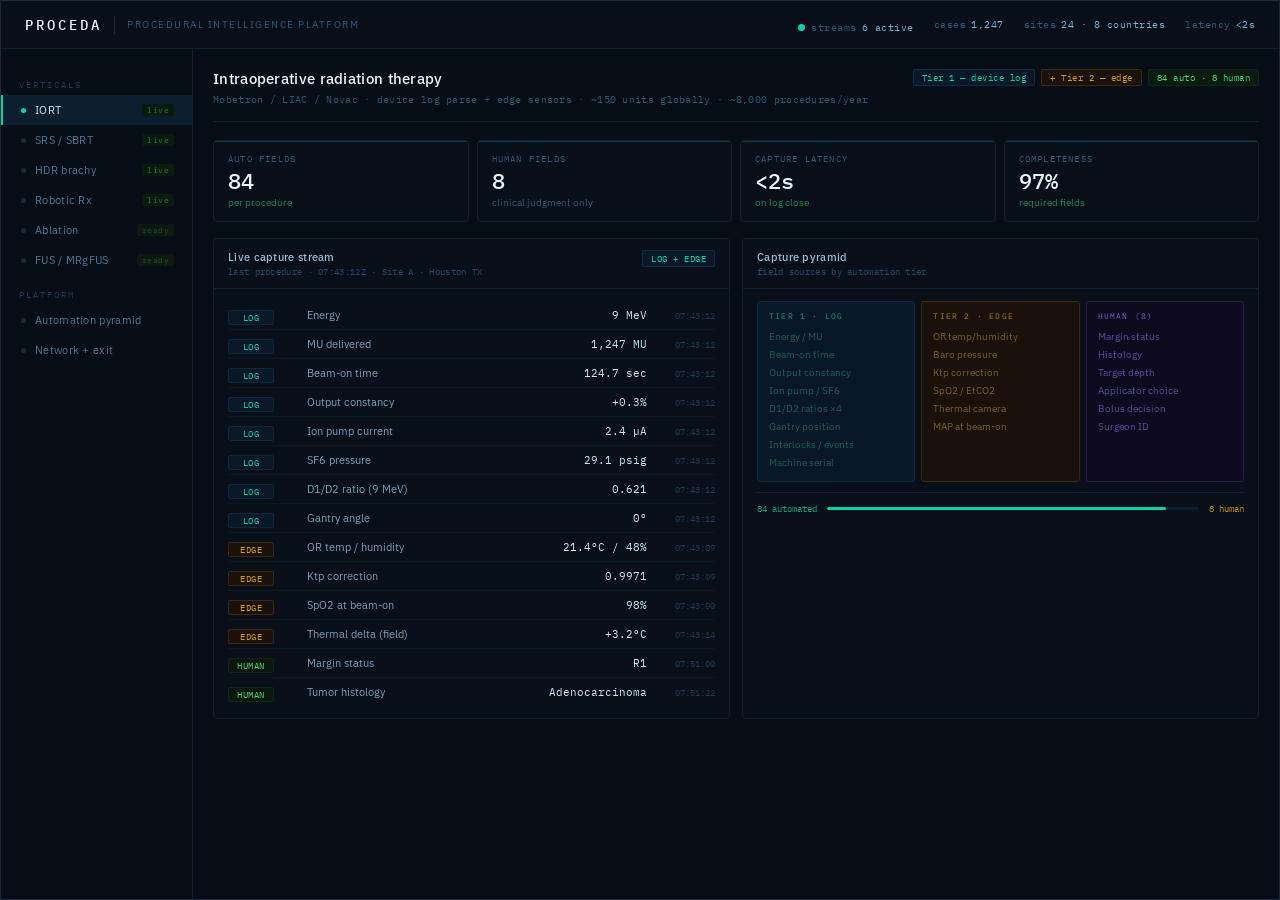
<file: proceda-demo.html>
<!DOCTYPE html>
<html lang="en">
<head>
<meta charset="UTF-8">
<meta name="viewport" content="width=device-width, initial-scale=1.0">
<title>PROCEDA — Procedural Intelligence Platform</title>
<link rel="preconnect" href="https://fonts.googleapis.com">
<link href="https://fonts.googleapis.com/css2?family=IBM+Plex+Mono:wght@300;400;500&family=IBM+Plex+Sans:wght@300;400;500&display=swap" rel="stylesheet">
<style>
*{box-sizing:border-box;margin:0;padding:0}
html,body{height:100%;background:#030a10}
body{font-family:'IBM Plex Sans',system-ui,sans-serif;color:#c8d8e8}
.shell{background:#050c14;color:#c8d8e8;min-height:100vh;display:flex;flex-direction:column;border:1px solid #1a2a3a}
.topbar{display:flex;align-items:center;justify-content:space-between;padding:0 24px;height:48px;background:#080f18;border-bottom:1px solid #0e1f2e;flex-shrink:0}
.logo{display:flex;align-items:center;gap:12px}
.logo-mark{font-family:'IBM Plex Mono',monospace;font-size:14px;font-weight:500;color:#e8f4ff;letter-spacing:3px}
.logo-sep{width:1px;height:18px;background:#1a2a3a}
.logo-sub{font-size:10px;color:#2a5a7a;letter-spacing:1.5px;text-transform:uppercase}
.status-cluster{display:flex;align-items:center;gap:20px}
.pulse-dot{width:7px;height:7px;border-radius:50%;background:#00d4aa;animation:pulse-anim 2s infinite;display:inline-block}
@keyframes pulse-anim{0%,100%{opacity:1}50%{opacity:0.2}}
.status-txt{font-family:'IBM Plex Mono',monospace;font-size:10px;color:#2a5a7a;letter-spacing:0.5px}
.status-val{color:#6ab4d4;margin-left:5px}
.body-wrap{display:flex;flex:1;min-height:0}
.sidebar{width:192px;min-width:192px;background:#060d15;border-right:1px solid #0e1f2e;padding:16px 0;overflow-y:auto}
.sg{font-family:'IBM Plex Mono',monospace;font-size:9px;letter-spacing:2px;color:#1a3a55;padding:14px 18px 5px;text-transform:uppercase}
.ni{display:flex;align-items:center;gap:9px;padding:8px 18px;cursor:pointer;transition:background 0.12s;border-left:2px solid transparent}
.ni:hover{background:#0a1825}
.ni.active{background:#0b1f30;border-left-color:#00d4aa}
.ni-label{font-size:11px;color:#4a7a9a;letter-spacing:0.3px;flex:1}
.ni.active .ni-label{color:#c8e8f8}
.ni-dot{width:5px;height:5px;border-radius:50%;background:#162a3a;flex-shrink:0}
.ni.active .ni-dot{background:#00d4aa}
.vtag{font-family:'IBM Plex Mono',monospace;font-size:8px;padding:1px 5px;border-radius:2px;letter-spacing:0.5px;flex-shrink:0}
.tl{background:#091a0e;color:#2a7a40}
.tr{background:#0e1810;color:#1a5530}
.main{flex:1;overflow-y:auto;background:#060d15;min-width:0}
.view{display:none;padding:20px}
.view.active{display:block}
.vhead{display:flex;align-items:flex-start;justify-content:space-between;margin-bottom:18px;padding-bottom:14px;border-bottom:1px solid #0e1f2e;gap:16px}
.vh-name{font-size:15px;font-weight:500;color:#e8f4ff;letter-spacing:0.3px}
.vh-sub{font-family:'IBM Plex Mono',monospace;font-size:10px;color:#2a5a7a;margin-top:4px;letter-spacing:0.3px;line-height:1.5}
.vh-badges{display:flex;gap:6px;align-items:center;flex-shrink:0;flex-wrap:wrap}
.badge{font-family:'IBM Plex Mono',monospace;font-size:9px;padding:2px 8px;border-radius:2px;letter-spacing:0.5px;white-space:nowrap}
.b1{background:#091828;color:#00d4aa;border:1px solid #0a3040}
.b2{background:#1a110a;color:#d4a000;border:1px solid #3a2810}
.b3{background:#0e0a1e;color:#a08afa;border:1px solid #2a1e48}
.bh{background:#0a1a0e;color:#3ada70;border:1px solid #0a2818}
.bdim{background:#0e1520;color:#3a6a8a;border:1px solid #1a2a3a}
.metrics{display:grid;grid-template-columns:repeat(4,minmax(0,1fr));gap:8px;margin-bottom:16px}
.mc{background:#080f18;border:1px solid #0e1f2e;border-radius:4px;padding:12px 14px;position:relative;overflow:hidden}
.mc::after{content:'';position:absolute;top:0;left:0;right:0;height:1px;background:#00d4aa;opacity:0.25}
.mc-label{font-family:'IBM Plex Mono',monospace;font-size:9px;color:#2a5a7a;letter-spacing:1.2px;text-transform:uppercase;margin-bottom:6px}
.mc-val{font-family:'IBM Plex Mono',monospace;font-size:22px;font-weight:500;color:#e8f4ff;line-height:1}
.mc-sub{font-size:10px;color:#2a5a7a;margin-top:4px}
.mc-sub.up{color:#1a8a50}
.two{display:grid;grid-template-columns:1fr 1fr;gap:12px;margin-bottom:12px}
.panel{background:#080f18;border:1px solid #0e1f2e;border-radius:4px;margin-bottom:12px}
.ph{display:flex;align-items:flex-start;justify-content:space-between;padding:11px 14px;border-bottom:1px solid #0e1f2e;gap:10px}
.pt{font-size:11px;font-weight:500;color:#9abcd8;letter-spacing:0.3px}
.ps{font-family:'IBM Plex Mono',monospace;font-size:9px;color:#1e4a68;margin-top:2px;letter-spacing:0.3px}
.pb{padding:12px 14px}
.stream-table{width:100%;border-collapse:collapse}
.stream-table tr{border-bottom:1px solid #0a1820}
.stream-table tr:last-child{border-bottom:none}
.stream-table td{padding:4px 0;vertical-align:middle}
.src{font-family:'IBM Plex Mono',monospace;font-size:9px;padding:1px 5px;border-radius:2px;letter-spacing:0.5px;display:inline-block;min-width:46px;text-align:center}
.src-api{background:#091828;color:#00d4aa;border:1px solid #0a2a3a}
.src-dicom{background:#091828;color:#40b4fa;border:1px solid #0a2040}
.src-edge{background:#1a110a;color:#d4a000;border:1px solid #3a2810}
.src-hl7{background:#0e0a1e;color:#a08afa;border:1px solid #2a1e48}
.src-human{background:#0a160e;color:#3ada70;border:1px solid #0a2818}
.sf{font-size:11px;color:#7aa0bc;padding-left:9px}
.sv{font-family:'IBM Plex Mono',monospace;font-size:11px;color:#c8e8f8;text-align:right;padding-left:6px}
.sts{font-family:'IBM Plex Mono',monospace;font-size:9px;color:#1a3a50;text-align:right;padding-left:8px;white-space:nowrap}
.pyr-grid{display:grid;grid-template-columns:1fr 1fr 1fr;gap:6px}
.pyr-box{border-radius:3px;padding:9px 11px}
.p1{background:#091828;border:1px solid #0a2a3a}
.p2{background:#1a110a;border:1px solid #3a2810}
.p3{background:#0e0a1e;border:1px solid #2a1e48}
.ph-label{font-family:'IBM Plex Mono',monospace;font-size:8px;letter-spacing:1.2px;text-transform:uppercase;margin-bottom:7px}
.p1 .ph-label{color:#00a880}
.p2 .ph-label{color:#a08010}
.p3 .ph-label{color:#7066c4}
.pi{font-size:10px;padding:1px 0;line-height:1.6}
.p1 .pi{color:#1a6050}
.p2 .pi{color:#7a6020}
.p3 .pi{color:#5050a0}
.fc-bar{display:flex;align-items:center;gap:10px;margin-top:10px;padding-top:10px;border-top:1px solid #0e1f2e}
.fc-label{font-family:'IBM Plex Mono',monospace;font-size:9px;white-space:nowrap}
.fc-auto{color:#00a880}
.fc-human{color:#c09010}
.fc-track{flex:1;height:3px;background:#0e1f2e;border-radius:99px;overflow:hidden}
.fc-fill{height:100%;border-radius:99px;background:#00d4aa}
.v-switcher{display:grid;grid-template-columns:repeat(6,minmax(0,1fr));gap:6px;margin-bottom:16px}
.vsw{background:#080f18;border:1px solid #0e1f2e;border-radius:3px;padding:9px 6px;cursor:pointer;text-align:center;transition:all 0.12s}
.vsw:hover{background:#0a1825;border-color:#1a3a5a}
.vsw.active{background:#091828;border-color:#00d4aa}
.vsw-name{font-size:10px;color:#4a7a9a;font-weight:500}
.vsw.active .vsw-name{color:#c8e8f8}
.vsw-count{font-family:'IBM Plex Mono',monospace;font-size:11px;color:#1a3a50;margin-top:3px}
.vsw.active .vsw-count{color:#00d4aa}
.vsw-tag{font-family:'IBM Plex Mono',monospace;font-size:8px;margin-top:2px}
.tl-tag{color:#1a6a30}
.tr-tag{color:#1a5030}
.sep-line{height:1px;background:#0e1f2e;margin:10px 0}
.acq-row{display:flex;align-items:center;gap:8px;padding:4px 0}
.acq-label{font-size:10px;color:#4a7a9a;width:170px;flex-shrink:0}
.acq-bar{flex:1;height:3px;background:#0e1f2e;border-radius:99px;overflow:hidden}
.acq-fill{height:100%;border-radius:99px}
.ns-grid{display:grid;grid-template-columns:repeat(3,minmax(0,1fr));gap:8px;margin-bottom:14px}
.ns-card{background:#080f18;border:1px solid #0e1f2e;border-radius:4px;padding:12px 14px}
.ns-label{font-family:'IBM Plex Mono',monospace;font-size:8px;color:#1a3a50;letter-spacing:1.2px;text-transform:uppercase;margin-bottom:5px}
.ns-val{font-family:'IBM Plex Mono',monospace;font-size:20px;color:#00d4aa;font-weight:500}
.ns-sub{font-size:10px;color:#2a5a7a;margin-top:3px}
.quote-box{background:#091828;border:1px solid #0a2a3a;border-left:2px solid #00d4aa;border-radius:0 3px 3px 0;padding:11px 13px;margin-top:12px}
.qt{font-size:11px;color:#5aa4c4;font-style:italic;line-height:1.7}
.qa{font-family:'IBM Plex Mono',monospace;font-size:9px;color:#1e4a68;margin-top:7px;letter-spacing:0.3px}
.info-block{font-size:11px;color:#4a7a9a;line-height:1.8;padding:2px 0}
.info-highlight{color:#00a880}
.mono-block{font-family:'IBM Plex Mono',monospace;font-size:9px;color:#1a6a40;background:#091408;border:1px solid #0a2010;border-radius:3px;padding:8px 10px;margin-top:10px;line-height:1.9;letter-spacing:0.3px}
.timeline-row{display:flex;align-items:center;gap:8px;padding:4px 0}
.tl-label{font-family:'IBM Plex Mono',monospace;font-size:10px;color:#2a5a7a;width:100px;flex-shrink:0}
.tl-bar{flex:1;height:3px;background:#0e1f2e;border-radius:99px;overflow:hidden}
.tl-fill{height:100%;border-radius:99px}
.tl-val{font-family:'IBM Plex Mono',monospace;font-size:9px;color:#2a5a7a;min-width:44px;text-align:right;white-space:nowrap}
.mono-stats{font-family:'IBM Plex Mono',monospace;font-size:10px;color:#00a880;line-height:2}

@media(max-width:768px){
  .sidebar{display:none}
  .topbar{padding:0 14px}
  .status-cluster .status-txt:not(:first-child){display:none}
  .metrics{grid-template-columns:1fr 1fr}
  .two{grid-template-columns:1fr}
  .pyr-grid{grid-template-columns:1fr 1fr}
  .v-switcher{grid-template-columns:repeat(3,minmax(0,1fr))}
  .acq-label{width:120px}
  .tl-label{width:80px}
  .ns-grid{grid-template-columns:1fr 1fr}
  .vhead{flex-direction:column;gap:8px}
  .vh-badges{flex-wrap:wrap}
}
@media(max-width:480px){
  .metrics{grid-template-columns:1fr 1fr}
  .pyr-grid{grid-template-columns:1fr}
  .v-switcher{grid-template-columns:repeat(2,minmax(0,1fr))}
  .ns-grid{grid-template-columns:1fr}
  .mc-val{font-size:18px}
  .acq-label{width:90px;font-size:9px}
  .tl-label{width:64px;font-size:9px}
  .view{padding:14px}
}
</style>
</head>
<body>
<div class="shell">
<div class="topbar">
  <div class="logo">
    <div class="logo-mark">PROCEDA</div>
    <div class="logo-sep"></div>
    <div class="logo-sub">Procedural Intelligence Platform</div>
  </div>
  <div class="status-cluster">
    <span><div class="pulse-dot" style="display:inline-block;margin-right:6px"></div><span class="status-txt">streams<span class="status-val">6 active</span></span></span>
    <span class="status-txt">cases<span class="status-val">1,247</span></span>
    <span class="status-txt">sites<span class="status-val">24 · 8 countries</span></span>
    <span class="status-txt">latency<span class="status-val">&lt;2s</span></span>
  </div>
</div>
<div class="body-wrap">
<div class="sidebar">
  <div class="sg">Verticals</div>
  <div class="ni active" onclick="show('iort')"><div class="ni-dot"></div><span class="ni-label">IORT</span><span class="vtag tl">live</span></div>
  <div class="ni" onclick="show('srs')"><div class="ni-dot"></div><span class="ni-label">SRS / SBRT</span><span class="vtag tl">live</span></div>
  <div class="ni" onclick="show('hdr')"><div class="ni-dot"></div><span class="ni-label">HDR brachy</span><span class="vtag tl">live</span></div>
  <div class="ni" onclick="show('robotic')"><div class="ni-dot"></div><span class="ni-label">Robotic Rx</span><span class="vtag tl">live</span></div>
  <div class="ni" onclick="show('ablation')"><div class="ni-dot"></div><span class="ni-label">Ablation</span><span class="vtag tr">ready</span></div>
  <div class="ni" onclick="show('fus')"><div class="ni-dot"></div><span class="ni-label">FUS / MRgFUS</span><span class="vtag tr">ready</span></div>
  <div class="sg">Platform</div>
  <div class="ni" onclick="show('pyramid')"><div class="ni-dot"></div><span class="ni-label">Automation pyramid</span></div>
  <div class="ni" onclick="show('network')"><div class="ni-dot"></div><span class="ni-label">Network + exit</span></div>
</div>
<div class="main">
<div class="view active" id="view-iort">
  <div class="vhead">
    <div><div class="vh-name">Intraoperative radiation therapy</div><div class="vh-sub">Mobetron / LIAC / Novac · device log parse + edge sensors · ~150 units globally · ~8,000 procedures/year</div></div>
    <div class="vh-badges"><span class="badge b1">Tier 1 — device log</span><span class="badge b2">+ Tier 2 — edge</span><span class="badge bh">84 auto · 8 human</span></div>
  </div>
  <div class="metrics">
    <div class="mc"><div class="mc-label">Auto fields</div><div class="mc-val">84</div><div class="mc-sub up">per procedure</div></div>
    <div class="mc"><div class="mc-label">Human fields</div><div class="mc-val">8</div><div class="mc-sub">clinical judgment only</div></div>
    <div class="mc"><div class="mc-label">Capture latency</div><div class="mc-val">&lt;2s</div><div class="mc-sub up">on log close</div></div>
    <div class="mc"><div class="mc-label">Completeness</div><div class="mc-val">97%</div><div class="mc-sub up">required fields</div></div>
  </div>
  <div class="two">
    <div class="panel">
      <div class="ph"><div><div class="pt">Live capture stream</div><div class="ps">last procedure · 07:43:12Z · Site A · Houston TX</div></div><span class="badge b1">LOG + EDGE</span></div>
      <div class="pb">
        <table class="stream-table">
          <tr><td><span class="src src-api">LOG</span></td><td class="sf">Energy</td><td class="sv">9 MeV</td><td class="sts">07:43:12</td></tr>
          <tr><td><span class="src src-api">LOG</span></td><td class="sf">MU delivered</td><td class="sv">1,247 MU</td><td class="sts">07:43:12</td></tr>
          <tr><td><span class="src src-api">LOG</span></td><td class="sf">Beam-on time</td><td class="sv">124.7 sec</td><td class="sts">07:43:12</td></tr>
          <tr><td><span class="src src-api">LOG</span></td><td class="sf">Output constancy</td><td class="sv">+0.3%</td><td class="sts">07:43:12</td></tr>
          <tr><td><span class="src src-api">LOG</span></td><td class="sf">Ion pump current</td><td class="sv">2.4 µA</td><td class="sts">07:43:12</td></tr>
          <tr><td><span class="src src-api">LOG</span></td><td class="sf">SF6 pressure</td><td class="sv">29.1 psig</td><td class="sts">07:43:12</td></tr>
          <tr><td><span class="src src-api">LOG</span></td><td class="sf">D1/D2 ratio (9 MeV)</td><td class="sv">0.621</td><td class="sts">07:43:12</td></tr>
          <tr><td><span class="src src-api">LOG</span></td><td class="sf">Gantry angle</td><td class="sv">0°</td><td class="sts">07:43:12</td></tr>
          <tr><td><span class="src src-edge">EDGE</span></td><td class="sf">OR temp / humidity</td><td class="sv">21.4°C / 48%</td><td class="sts">07:43:09</td></tr>
          <tr><td><span class="src src-edge">EDGE</span></td><td class="sf">Ktp correction</td><td class="sv">0.9971</td><td class="sts">07:43:09</td></tr>
          <tr><td><span class="src src-edge">EDGE</span></td><td class="sf">SpO2 at beam-on</td><td class="sv">98%</td><td class="sts">07:43:00</td></tr>
          <tr><td><span class="src src-edge">EDGE</span></td><td class="sf">Thermal delta (field)</td><td class="sv">+3.2°C</td><td class="sts">07:43:14</td></tr>
          <tr><td><span class="src src-human">HUMAN</span></td><td class="sf">Margin status</td><td class="sv">R1</td><td class="sts">07:51:00</td></tr>
          <tr><td><span class="src src-human">HUMAN</span></td><td class="sf">Tumor histology</td><td class="sv">Adenocarcinoma</td><td class="sts">07:51:22</td></tr>
        </table>
      </div>
    </div>
    <div class="panel">
      <div class="ph"><div><div class="pt">Capture pyramid</div><div class="ps">field sources by automation tier</div></div></div>
      <div class="pb">
        <div class="pyr-grid">
          <div class="pyr-box p1"><div class="ph-label">Tier 1 · log</div><div class="pi">Energy / MU</div><div class="pi">Beam-on time</div><div class="pi">Output constancy</div><div class="pi">Ion pump / SF6</div><div class="pi">D1/D2 ratios ×4</div><div class="pi">Gantry position</div><div class="pi">Interlocks / events</div><div class="pi">Machine serial</div></div>
          <div class="pyr-box p2"><div class="ph-label">Tier 2 · edge</div><div class="pi">OR temp/humidity</div><div class="pi">Baro pressure</div><div class="pi">Ktp correction</div><div class="pi">SpO2 / EtCO2</div><div class="pi">Thermal camera</div><div class="pi">MAP at beam-on</div></div>
          <div class="pyr-box p3"><div class="ph-label">Human (8)</div><div class="pi">Margin status</div><div class="pi">Histology</div><div class="pi">Target depth</div><div class="pi">Applicator choice</div><div class="pi">Bolus decision</div><div class="pi">Surgeon ID</div></div>
        </div>
        <div class="fc-bar"><span class="fc-label fc-auto">84 automated</span><div class="fc-track"><div class="fc-fill" style="width:91%"></div></div><span class="fc-label fc-human">8 human</span></div>
      </div>
    </div>
  </div>
</div>
<div class="view" id="view-srs">
  <div class="vhead">
    <div><div class="vh-name">Stereotactic radiosurgery / SBRT</div><div class="vh-sub">CyberKnife · Gamma Knife · linac SRS · DICOM RT + machine log · ~3,500 units globally</div></div>
    <div class="vh-badges"><span class="badge b1">Tier 1 — DICOM RT</span><span class="badge bh">142 auto · 6 human</span></div>
  </div>
  <div class="metrics">
    <div class="mc"><div class="mc-label">Auto fields</div><div class="mc-val">142</div><div class="mc-sub up">per fraction</div></div>
    <div class="mc"><div class="mc-label">Human fields</div><div class="mc-val">6</div><div class="mc-sub">clinical judgment only</div></div>
    <div class="mc"><div class="mc-label">Capture method</div><div class="mc-val">DICOM</div><div class="mc-sub up">RT Plan+Dose+Record</div></div>
    <div class="mc"><div class="mc-label">Completeness</div><div class="mc-val">99%</div><div class="mc-sub up">DICOM is structured</div></div>
  </div>
  <div class="two">
    <div class="panel">
      <div class="ph"><div><div class="pt">Live capture stream</div><div class="ps">DICOM RT delivery record + machine log · 14:52Z</div></div><span class="badge b1">DICOM RT</span></div>
      <div class="pb">
        <table class="stream-table">
          <tr><td><span class="src src-dicom">DICOM</span></td><td class="sf">Prescribed dose</td><td class="sv">24.0 Gy</td><td class="sts">14:22:01</td></tr>
          <tr><td><span class="src src-dicom">DICOM</span></td><td class="sf">Fractions</td><td class="sv">1 × 24 Gy</td><td class="sts">14:22:01</td></tr>
          <tr><td><span class="src src-dicom">DICOM</span></td><td class="sf">Beam paths (nodes)</td><td class="sv">150</td><td class="sts">14:22:01</td></tr>
          <tr><td><span class="src src-dicom">DICOM</span></td><td class="sf">Isocenter (x,y,z)</td><td class="sv">12.4/−3.1/8.2 mm</td><td class="sts">14:22:01</td></tr>
          <tr><td><span class="src src-dicom">DICOM</span></td><td class="sf">Conformity index</td><td class="sv">1.04</td><td class="sts">14:22:01</td></tr>
          <tr><td><span class="src src-dicom">DICOM</span></td><td class="sf">Gradient index</td><td class="sv">2.91</td><td class="sts">14:22:01</td></tr>
          <tr><td><span class="src src-dicom">DICOM</span></td><td class="sf">GTV volume</td><td class="sv">1.84 cc</td><td class="sts">14:22:01</td></tr>
          <tr><td><span class="src src-dicom">DICOM</span></td><td class="sf">V95 coverage</td><td class="sv">97.4%</td><td class="sts">14:22:01</td></tr>
          <tr><td><span class="src src-api">LOG</span></td><td class="sf">Tracking error RMS</td><td class="sv">0.3 mm</td><td class="sts">14:52:18</td></tr>
          <tr><td><span class="src src-api">LOG</span></td><td class="sf">MU delivered (total)</td><td class="sv">14,820 MU</td><td class="sts">14:52:18</td></tr>
          <tr><td><span class="src src-api">LOG</span></td><td class="sf">Session time</td><td class="sv">28.4 min</td><td class="sts">14:52:18</td></tr>
          <tr><td><span class="src src-hl7">HL7</span></td><td class="sf">ECOG at treatment</td><td class="sv">1</td><td class="sts">14:20:00</td></tr>
          <tr><td><span class="src src-human">HUMAN</span></td><td class="sf">Histology / primary</td><td class="sv">Brain met · NSCLC</td><td class="sts">14:58:00</td></tr>
          <tr><td><span class="src src-human">HUMAN</span></td><td class="sf">Prior WBRT</td><td class="sv">No</td><td class="sts">14:58:30</td></tr>
        </table>
      </div>
    </div>
    <div class="panel">
      <div class="ph"><div><div class="pt">Capture pyramid</div><div class="ps">highest automation rate of any vertical — 96%</div></div></div>
      <div class="pb">
        <div class="pyr-grid">
          <div class="pyr-box p1" style="grid-column:span 2"><div class="ph-label">Tier 1 · DICOM RT (fires on plan approval)</div><div style="display:grid;grid-template-columns:1fr 1fr;gap:2px"><div class="pi">RT Plan (all beams)</div><div class="pi">RT Dose (3D grid)</div><div class="pi">RT Structures (GTV/PTV/OAR)</div><div class="pi">Isocenter coords</div><div class="pi">Conformity index</div><div class="pi">Gradient index</div><div class="pi">OAR doses ×12</div><div class="pi">Coverage V95</div><div class="pi">Machine log (MU/ms)</div><div class="pi">Tracking error RMS</div></div></div>
          <div class="pyr-box p3"><div class="ph-label">Human (6)</div><div class="pi">Histology</div><div class="pi">Primary site</div><div class="pi">Prior WBRT</div><div class="pi">Clinical intent</div><div class="pi">Lesion count</div><div class="pi">Physician note</div></div>
        </div>
        <div class="fc-bar"><span class="fc-label fc-auto">142 automated</span><div class="fc-track"><div class="fc-fill" style="width:96%"></div></div><span class="fc-label fc-human">6 human</span></div>
      </div>
    </div>
  </div>
</div>
<div class="view" id="view-hdr">
  <div class="vhead">
    <div><div class="vh-name">HDR brachytherapy</div><div class="vh-sub">Varian GammaMedplus · Elekta microSelectron · Eckert &amp; Ziegler · ~3,000 units globally · ~120K procedures/year</div></div>
    <div class="vh-badges"><span class="badge b1">Tier 1 — DICOM RT</span><span class="badge bh">96 auto · 7 human</span></div>
  </div>
  <div class="metrics">
    <div class="mc"><div class="mc-label">Auto fields</div><div class="mc-val">96</div><div class="mc-sub up">per fraction</div></div>
    <div class="mc"><div class="mc-label">Human fields</div><div class="mc-val">7</div><div class="mc-sub">clinical judgment only</div></div>
    <div class="mc"><div class="mc-label">Key signal</div><div class="mc-val">18</div><div class="mc-sub up">dwell positions/session</div></div>
    <div class="mc"><div class="mc-label">Completeness</div><div class="mc-val">98%</div><div class="mc-sub up">required fields</div></div>
  </div>
  <div class="two">
    <div class="panel">
      <div class="ph"><div><div class="pt">Live capture stream</div><div class="ps">HDR afterloader · fraction 3 of 5 · 09:22:44Z</div></div><span class="badge b1">DICOM RT</span></div>
      <div class="pb">
        <table class="stream-table">
          <tr><td><span class="src src-dicom">DICOM</span></td><td class="sf">Source activity</td><td class="sv">42,100 U</td><td class="sts">09:14:02</td></tr>
          <tr><td><span class="src src-dicom">DICOM</span></td><td class="sf">Dwell positions</td><td class="sv">18</td><td class="sts">09:14:02</td></tr>
          <tr><td><span class="src src-dicom">DICOM</span></td><td class="sf">Dwell times (range)</td><td class="sv">4.2–31.7 sec</td><td class="sts">09:14:02</td></tr>
          <tr><td><span class="src src-dicom">DICOM</span></td><td class="sf">Total tx time</td><td class="sv">8 min 42 sec</td><td class="sts">09:22:44</td></tr>
          <tr><td><span class="src src-dicom">DICOM</span></td><td class="sf">D90 (target)</td><td class="sv">6.8 Gy</td><td class="sts">09:14:02</td></tr>
          <tr><td><span class="src src-dicom">DICOM</span></td><td class="sf">V100 (target)</td><td class="sv">94.2%</td><td class="sts">09:14:02</td></tr>
          <tr><td><span class="src src-dicom">DICOM</span></td><td class="sf">D2cc bladder</td><td class="sv">3.1 Gy</td><td class="sts">09:14:02</td></tr>
          <tr><td><span class="src src-dicom">DICOM</span></td><td class="sf">D2cc rectum</td><td class="sv">2.8 Gy</td><td class="sts">09:14:02</td></tr>
          <tr><td><span class="src src-api">LOG</span></td><td class="sf">Source retraction check</td><td class="sv">PASS</td><td class="sts">09:22:44</td></tr>
          <tr><td><span class="src src-api">LOG</span></td><td class="sf">Wire drive count</td><td class="sv">4,821</td><td class="sts">09:22:44</td></tr>
          <tr><td><span class="src src-hl7">HL7</span></td><td class="sf">Fraction number</td><td class="sv">3 of 5</td><td class="sts">09:08:00</td></tr>
          <tr><td><span class="src src-human">HUMAN</span></td><td class="sf">Applicator type</td><td class="sv">Ring + tandem</td><td class="sts">09:25:00</td></tr>
          <tr><td><span class="src src-human">HUMAN</span></td><td class="sf">Placement quality</td><td class="sv">Good</td><td class="sts">09:25:10</td></tr>
        </table>
      </div>
    </div>
    <div class="panel">
      <div class="ph"><div><div class="pt">What PROCEDA unlocks for HDR</div><div class="ps">the dataset that has never existed at scale</div></div></div>
      <div class="pb">
        <div class="info-block">HDR afterloaders produce DICOM RT objects containing every dwell position with exact 3D coordinates and per-position dwell times. Routinely stored in TPS systems — never extracted and linked to toxicity outcomes across institutions.<br><br><span class="info-highlight">PROCEDA links per-dwell-position dosimetry → D2cc OAR doses → late toxicity CTCAE grades at 6/12/24 months</span> — the first multi-institution HDR dataset correlating dose geometry with late toxicity at scale.</div>
        <div class="fc-bar" style="margin-top:12px"><span class="fc-label fc-auto">96 automated</span><div class="fc-track"><div class="fc-fill" style="width:93%"></div></div><span class="fc-label fc-human">7 human</span></div>
      </div>
    </div>
  </div>
</div>
<div class="view" id="view-robotic">
  <div class="vhead">
    <div><div class="vh-name">Robotic surgery</div><div class="vh-sub">da Vinci Xi/SP · Hugo RAS · Versius · Intuitive Sync API + HL7 ADT/ORU · ~9,000 units globally · 2M+ procedures/year</div></div>
    <div class="vh-badges"><span class="badge b1">Tier 1 — device API</span><span class="badge b3">+ Tier 3 — HL7</span><span class="badge bh">210 auto · 9 human</span></div>
  </div>
  <div class="metrics">
    <div class="mc"><div class="mc-label">Auto fields</div><div class="mc-val">210</div><div class="mc-sub up">per procedure</div></div>
    <div class="mc"><div class="mc-label">Human fields</div><div class="mc-val">9</div><div class="mc-sub">clinical judgment only</div></div>
    <div class="mc"><div class="mc-label">Key signal</div><div class="mc-val">0.08mm</div><div class="mc-sub up">tremor index RMS</div></div>
    <div class="mc"><div class="mc-label">Volume</div><div class="mc-val">2M+</div><div class="mc-sub">procedures/year</div></div>
  </div>
  <div class="two">
    <div class="panel">
      <div class="ph"><div><div class="pt">Live capture stream</div><div class="ps">da Vinci Xi · Intuitive Sync + HL7 · 11:44Z</div></div><span class="badge b3">API + HL7</span></div>
      <div class="pb">
        <table class="stream-table">
          <tr><td><span class="src src-api">API</span></td><td class="sf">Console time</td><td class="sv">3h 22 min</td><td class="sts">11:44:00</td></tr>
          <tr><td><span class="src src-api">API</span></td><td class="sf">Instrument exchanges</td><td class="sv">14</td><td class="sts">11:44:00</td></tr>
          <tr><td><span class="src src-api">API</span></td><td class="sf">Clutch events</td><td class="sv">8</td><td class="sts">11:44:00</td></tr>
          <tr><td><span class="src src-api">API</span></td><td class="sf">Camera in-body time</td><td class="sv">3h 09 min</td><td class="sts">11:44:00</td></tr>
          <tr><td><span class="src src-api">API</span></td><td class="sf">Monopolar energy use</td><td class="sv">42 min</td><td class="sts">11:44:00</td></tr>
          <tr><td><span class="src src-api">API</span></td><td class="sf">Stapler fires</td><td class="sv">6</td><td class="sts">11:44:00</td></tr>
          <tr><td><span class="src src-api">API</span></td><td class="sf">Tremor index (RMS)</td><td class="sv">0.08 mm</td><td class="sts">11:44:00</td></tr>
          <tr><td><span class="src src-api">API</span></td><td class="sf">Arm collision events</td><td class="sv">0</td><td class="sts">11:44:00</td></tr>
          <tr><td><span class="src src-hl7">HL7</span></td><td class="sf">Total OR time</td><td class="sv">4h 08 min</td><td class="sts">11:44:00</td></tr>
          <tr><td><span class="src src-hl7">HL7</span></td><td class="sf">EBL (anesthesia)</td><td class="sv">120 mL</td><td class="sts">11:44:00</td></tr>
          <tr><td><span class="src src-hl7">HL7</span></td><td class="sf">ICU admission</td><td class="sv">No</td><td class="sts">11:45:00</td></tr>
          <tr><td><span class="src src-hl7">HL7</span></td><td class="sf">Length of stay</td><td class="sv">2 days</td><td class="sts">+2d</td></tr>
          <tr><td><span class="src src-human">HUMAN</span></td><td class="sf">Conversion to open</td><td class="sv">No</td><td class="sts">11:50:00</td></tr>
          <tr><td><span class="src src-human">HUMAN</span></td><td class="sf">Margin status</td><td class="sv">R0</td><td class="sts">11:50:20</td></tr>
        </table>
      </div>
    </div>
    <div class="panel">
      <div class="ph"><div><div class="pt">The surgeon performance signal</div><div class="ps">first objective multi-site technique dataset outside Intuitive's ecosystem</div></div></div>
      <div class="pb">
        <div class="info-block">Intuitive Sync exposes instrument kinematics — clutch frequency, energy use patterns, tremor index — that have never been linked to patient outcomes across institutions. This data exists inside Intuitive's proprietary analytics; PROCEDA extracts it and links it to EBL, LOS, margin status, and 30-day complications.<br><br><span class="info-highlight">Result: the first objective, multi-site, surgeon-technique-to-outcome dataset outside Intuitive's closed ecosystem.</span></div>
        <div class="fc-bar" style="margin-top:12px"><span class="fc-label fc-auto">210 automated</span><div class="fc-track"><div class="fc-fill" style="width:96%"></div></div><span class="fc-label fc-human">9 human</span></div>
      </div>
    </div>
  </div>
</div>
<div class="view" id="view-ablation">
  <div class="vhead">
    <div><div class="vh-name">Thermal ablation</div><div class="vh-sub">RFA · MWA · cryoablation · Raspberry Pi serial capture · ~15,000 units globally · 400K procedures/year</div></div>
    <div class="vh-badges"><span class="badge b2">Tier 2 — edge serial</span><span class="badge bdim">Schema ready · enrolling</span></div>
  </div>
  <div class="metrics">
    <div class="mc"><div class="mc-label">Schema fields</div><div class="mc-val">78</div><div class="mc-sub">auto on enrollment</div></div>
    <div class="mc"><div class="mc-label">Human fields</div><div class="mc-val">10</div><div class="mc-sub">clinical judgment only</div></div>
    <div class="mc"><div class="mc-label">Hardware cost</div><div class="mc-val">$110</div><div class="mc-sub">per device</div></div>
    <div class="mc"><div class="mc-label">Resolution</div><div class="mc-val">1 Hz</div><div class="mc-sub up">power + temp curves</div></div>
  </div>
  <div class="two">
    <div class="panel">
      <div class="ph"><div><div class="pt">Planned capture stream</div><div class="ps">MWA generator · Raspberry Pi 5 serial capture · 1 Hz</div></div><span class="badge b2">EDGE serial</span></div>
      <div class="pb">
        <table class="stream-table">
          <tr><td><span class="src src-edge">EDGE</span></td><td class="sf">Ablation modality</td><td class="sv">MWA</td><td class="sts">planned</td></tr>
          <tr><td><span class="src src-edge">EDGE</span></td><td class="sf">Generator power (W)</td><td class="sv">65 W</td><td class="sts">planned</td></tr>
          <tr><td><span class="src src-edge">EDGE</span></td><td class="sf">Duration</td><td class="sv">120 sec</td><td class="sts">planned</td></tr>
          <tr><td><span class="src src-edge">EDGE</span></td><td class="sf">Power curve (1 Hz)</td><td class="sv">array[120]</td><td class="sts">planned</td></tr>
          <tr><td><span class="src src-edge">EDGE</span></td><td class="sf">Tissue impedance (Ω)</td><td class="sv">180 Ω</td><td class="sts">planned</td></tr>
          <tr><td><span class="src src-edge">EDGE</span></td><td class="sf">Probe tip temp</td><td class="sv">94.2°C</td><td class="sts">planned</td></tr>
          <tr><td><span class="src src-edge">EDGE</span></td><td class="sf">Ablation zone (mm)</td><td class="sv">38 mm</td><td class="sts">planned</td></tr>
          <tr><td><span class="src src-edge">EDGE</span></td><td class="sf">Total energy (J)</td><td class="sv">7,800 J</td><td class="sts">planned</td></tr>
        </table>
        <div class="mono-block">Pi5 + USB-serial · no hospital network required<br>buffers offline · syncs on reconnect · $110/device</div>
      </div>
    </div>
    <div class="panel">
      <div class="ph"><div><div class="pt">Why serial capture is the key insight</div><div class="ps">the data that APIs don't expose</div></div></div>
      <div class="pb">
        <div class="info-block">Most RFA/MWA generators output real-time power, impedance, and temperature at 1 Hz over RS-232 serial — a protocol these devices have used for 20+ years. No network API exists. A Raspberry Pi 5 with a USB-serial adapter captures the complete physics stream continuously with no IT involvement.<br><br><span style="color:#d4a000">The 1 Hz time-series is the signal that matters.</span> Power-impedance-temperature curve shape predicts ablation zone geometry and completeness — a summarized API response loses this entirely. PROCEDA is the only system capturing it.</div>
      </div>
    </div>
  </div>
</div>
<div class="view" id="view-fus">
  <div class="vhead">
    <div><div class="vh-name">Focused ultrasound — MRgFUS</div><div class="vh-sub">Insightec Exablate · Profound Medical Sonalleve · DICOM RT thermometry + device API · ~800 units globally</div></div>
    <div class="vh-badges"><span class="badge b1">Tier 1 — DICOM + API</span><span class="badge bdim">Schema ready · enrolling</span></div>
  </div>
  <div class="metrics">
    <div class="mc"><div class="mc-label">Schema fields</div><div class="mc-val">118</div><div class="mc-sub">auto on enrollment</div></div>
    <div class="mc"><div class="mc-label">Human fields</div><div class="mc-val">7</div><div class="mc-sub">clinical judgment only</div></div>
    <div class="mc"><div class="mc-label">Unique signal</div><div class="mc-val">SDR</div><div class="mc-sub up">skull density ratio</div></div>
    <div class="mc"><div class="mc-label">Thermometry</div><div class="mc-val">3D</div><div class="mc-sub up">per sonication</div></div>
  </div>
  <div class="two">
    <div class="panel">
      <div class="ph"><div><div class="pt">Planned capture stream</div><div class="ps">Insightec Exablate 4000 · transcranial FUS</div></div><span class="badge b1">DICOM + API</span></div>
      <div class="pb">
        <table class="stream-table">
          <tr><td><span class="src src-api">API</span></td><td class="sf">Skull density ratio</td><td class="sv">0.44</td><td class="sts">planned</td></tr>
          <tr><td><span class="src src-api">API</span></td><td class="sf">Sonication count</td><td class="sv">24</td><td class="sts">planned</td></tr>
          <tr><td><span class="src src-api">API</span></td><td class="sf">Acoustic power (W)</td><td class="sv">1,850 W</td><td class="sts">planned</td></tr>
          <tr><td><span class="src src-api">API</span></td><td class="sf">Max temp reached</td><td class="sv">56.4°C</td><td class="sts">planned</td></tr>
          <tr><td><span class="src src-api">API</span></td><td class="sf">CEM43 thermal dose</td><td class="sv">240 min</td><td class="sts">planned</td></tr>
          <tr><td><span class="src src-api">API</span></td><td class="sf">Focus coordinates (3D)</td><td class="sv">4.2/−1.8/3.1 mm</td><td class="sts">planned</td></tr>
          <tr><td><span class="src src-api">API</span></td><td class="sf">Active elements</td><td class="sv">94%</td><td class="sts">planned</td></tr>
          <tr><td><span class="src src-dicom">DICOM</span></td><td class="sf">MR thermometry maps</td><td class="sv">24 × 3D volumes</td><td class="sts">planned</td></tr>
          <tr><td><span class="src src-dicom">DICOM</span></td><td class="sf">Treatment volume</td><td class="sv">182 mm³</td><td class="sts">planned</td></tr>
          <tr><td><span class="src src-human">HUMAN</span></td><td class="sf">Tremor score (CRST)</td><td class="sv">26 → 8</td><td class="sts">planned</td></tr>
        </table>
      </div>
    </div>
    <div class="panel">
      <div class="ph"><div><div class="pt">The SDR research opportunity</div><div class="ps">redefining patient selection with real-world data</div></div></div>
      <div class="pb">
        <div class="info-block">Skull density ratio (SDR) predicts acoustic energy transmission through the skull. Current patient selection thresholds are based on manufacturer guidelines with limited clinical evidence.<br><br><span class="info-highlight">PROCEDA links SDR + per-sonication thermometry maps to clinical outcomes across hundreds of procedures</span> — enabling the first evidence-based SDR selection criteria for transcranial FUS. Standalone fundable grant. Landmark publication in its own right.</div>
        <div class="fc-bar" style="margin-top:12px"><span class="fc-label fc-auto">118 automated</span><div class="fc-track"><div class="fc-fill" style="width:94%"></div></div><span class="fc-label fc-human">7 human</span></div>
      </div>
    </div>
  </div>
</div>
<div class="view" id="view-pyramid">
  <div class="vhead">
    <div><div class="vh-name">Automation pyramid — all six verticals</div><div class="vh-sub">three-tier capture architecture · avg 121 automated fields · 8 human fields · 94% automation rate</div></div>
    <div class="vh-badges"><span class="badge bh">94% automated across all verticals</span></div>
  </div>
  <div class="v-switcher" id="vsw-container">
    <div class="vsw active" onclick="switchVert('iort',this)"><div class="vsw-name">IORT</div><div class="vsw-count">84 / 8</div><div class="vsw-tag tl-tag">live</div></div>
    <div class="vsw" onclick="switchVert('srs',this)"><div class="vsw-name">SRS/SBRT</div><div class="vsw-count">142 / 6</div><div class="vsw-tag tl-tag">live</div></div>
    <div class="vsw" onclick="switchVert('hdr',this)"><div class="vsw-name">HDR</div><div class="vsw-count">96 / 7</div><div class="vsw-tag tl-tag">live</div></div>
    <div class="vsw" onclick="switchVert('robotic',this)"><div class="vsw-name">Robotic</div><div class="vsw-count">210 / 9</div><div class="vsw-tag tl-tag">live</div></div>
    <div class="vsw" onclick="switchVert('ablation',this)"><div class="vsw-name">Ablation</div><div class="vsw-count">78 / 10</div><div class="vsw-tag tr-tag">ready</div></div>
    <div class="vsw" onclick="switchVert('fus',this)"><div class="vsw-name">FUS</div><div class="vsw-count">118 / 7</div><div class="vsw-tag tr-tag">ready</div></div>
  </div>
  <div class="two">
    <div class="panel">
      <div class="ph"><div><div class="pt" id="pyr-title">IORT — capture breakdown</div><div class="ps" id="pyr-sub">Mobetron log + edge sensors</div></div></div>
      <div class="pb">
        <div class="pyr-grid" id="pyr-boxes"></div>
        <div class="fc-bar"><span class="fc-label fc-auto" id="pyr-auto">84 automated</span><div class="fc-track"><div class="fc-fill" id="pyr-fill" style="width:91%"></div></div><span class="fc-label fc-human" id="pyr-human">8 human</span></div>
      </div>
    </div>
    <div class="panel">
      <div class="ph"><div><div class="pt">Field count by vertical</div><div class="ps">automated vs. human · all 6 verticals</div></div></div>
      <div class="pb">
        <div class="timeline-row"><div class="tl-label">IORT</div><div class="tl-bar"><div class="tl-fill" style="width:91%;background:#00d4aa"></div></div><div class="tl-val">84 / 8</div></div>
        <div class="timeline-row"><div class="tl-label">SRS / SBRT</div><div class="tl-bar"><div class="tl-fill" style="width:96%;background:#00d4aa"></div></div><div class="tl-val">142 / 6</div></div>
        <div class="timeline-row"><div class="tl-label">HDR brachy</div><div class="tl-bar"><div class="tl-fill" style="width:93%;background:#00d4aa"></div></div><div class="tl-val">96 / 7</div></div>
        <div class="timeline-row"><div class="tl-label">Robotic</div><div class="tl-bar"><div class="tl-fill" style="width:96%;background:#00d4aa"></div></div><div class="tl-val">210 / 9</div></div>
        <div class="timeline-row"><div class="tl-label">Ablation</div><div class="tl-bar"><div class="tl-fill" style="width:89%;background:#c09010"></div></div><div class="tl-val">78 / 10</div></div>
        <div class="timeline-row"><div class="tl-label">FUS</div><div class="tl-bar"><div class="tl-fill" style="width:94%;background:#c09010"></div></div><div class="tl-val">118 / 7</div></div>
        <div class="sep-line"></div>
        <div class="mono-stats">avg auto · 121 fields<br>avg human · 8 fields<br>automation rate · 94%<br>platform reuse · ~70% per vertical</div>
      </div>
    </div>
  </div>
</div>
<div class="view" id="view-network">
  <div class="vhead">
    <div><div class="vh-name">Network overview + acquisition path</div><div class="vh-sub">all verticals · federated architecture · international · exit target $400–700M</div></div>
    <div class="vh-badges"><span class="badge b1">24 sites · 8 countries</span><span class="badge bh">1,247 cases</span></div>
  </div>
  <div class="ns-grid">
    <div class="ns-card"><div class="ns-label">Total cases</div><div class="ns-val">1,247</div><div class="ns-sub">all 6 verticals</div></div>
    <div class="ns-card"><div class="ns-label">Sites enrolled</div><div class="ns-val">24</div><div class="ns-sub">8 countries</div></div>
    <div class="ns-card"><div class="ns-label">Device partners</div><div class="ns-val">4</div><div class="ns-sub">IntraOp · Varian · Intuitive · MSD</div></div>
    <div class="ns-card"><div class="ns-label">Pharma LOIs</div><div class="ns-val">3</div><div class="ns-sub">data licensing pipeline</div></div>
    <div class="ns-card"><div class="ns-label">Year 3 ARR (proj)</div><div class="ns-val">$22.7M</div><div class="ns-sub">4 revenue streams</div></div>
    <div class="ns-card"><div class="ns-label">Exit ARR target</div><div class="ns-val">$49M</div><div class="ns-sub">Year 4 · $400–700M exit</div></div>
  </div>
  <div class="two">
    <div class="panel">
      <div class="ph"><div><div class="pt">Acquirer readiness</div><div class="ps">criteria met vs. target threshold</div></div></div>
      <div class="pb">
        <div class="acq-row"><div class="acq-label">Multi-vertical proof (6)</div><div class="acq-bar"><div class="acq-fill" style="width:100%;background:#00d4aa"></div></div><span style="font-family:'IBM Plex Mono',monospace;font-size:9px;color:#00a880;min-width:40px;text-align:right">Done</span></div>
        <div class="acq-row"><div class="acq-label">Federated architecture</div><div class="acq-bar"><div class="acq-fill" style="width:100%;background:#00d4aa"></div></div><span style="font-family:'IBM Plex Mono',monospace;font-size:9px;color:#00a880;min-width:40px;text-align:right">Done</span></div>
        <div class="acq-row"><div class="acq-label">Pharma data LOIs</div><div class="acq-bar"><div class="acq-fill" style="width:75%;background:#c09010"></div></div><span style="font-family:'IBM Plex Mono',monospace;font-size:9px;color:#c09010;min-width:40px;text-align:right">3 of 4</span></div>
        <div class="acq-row"><div class="acq-label">$20M ARR milestone</div><div class="acq-bar"><div class="acq-fill" style="width:55%;background:#4a90c4"></div></div><span style="font-family:'IBM Plex Mono',monospace;font-size:9px;color:#4a90c4;min-width:40px;text-align:right">M18</span></div>
        <div class="acq-row"><div class="acq-label">$50M ARR (exit target)</div><div class="acq-bar"><div class="acq-fill" style="width:30%;background:#2a5a7a"></div></div><span style="font-family:'IBM Plex Mono',monospace;font-size:9px;color:#2a5a7a;min-width:40px;text-align:right">M36</span></div>
        <div class="acq-row"><div class="acq-label">Owkin / Roche conversation</div><div class="acq-bar"><div class="acq-fill" style="width:20%;background:#2a5a7a"></div></div><span style="font-family:'IBM Plex Mono',monospace;font-size:9px;color:#2a5a7a;min-width:40px;text-align:right">Active</span></div>
        <div class="sep-line"></div>
        <div class="mono-stats" style="font-size:9px;color:#2a5a7a">Primary targets · Owkin · Roche/Flatiron · Varian/Siemens<br>Acquirer multiple · 8–14× ARR<br>Exit window · Month 36–48</div>
      </div>
    </div>
    <div class="panel">
      <div class="ph"><div><div class="pt">Why the dataset is irreplaceable</div><div class="ps">the automated capture data quality moat</div></div></div>
      <div class="pb">
        <div style="font-family:'IBM Plex Mono',monospace;font-size:9px;color:#00a880;letter-spacing:1.2px;margin-bottom:6px">94% AUTOMATED</div>
        <div class="info-block" style="margin-bottom:10px">Machine-captured · timestamped to the millisecond · device-serial-verified · independently auditable. No recall bias. No transcription error.</div>
        <div style="font-family:'IBM Plex Mono',monospace;font-size:9px;color:#00a880;letter-spacing:1.2px;margin-bottom:6px">PROCEDURE-LEVEL PHYSICS</div>
        <div class="info-block" style="margin-bottom:10px">What the device actually did — not what was documented in an EMR note. The gap between these two is where insight lives and where no existing dataset goes.</div>
        <div class="quote-box">
          <div class="qt">"The procedure-level delivery data linked to outcomes is something we cannot get from any EHR source. At 500 cases with 12-month follow-up, this would be relevant for our program."</div>
          <div class="qa">Senior Director, Oncology Clinical Science · Major pharma · [name withheld]</div>
        </div>
      </div>
    </div>
  </div>
</div>
</div>
</div>
</div>
<script>
const PYR_DATA={
  iort:{title:'IORT — capture breakdown',sub:'Mobetron log + edge sensors',auto:84,human:8,pct:91,
    boxes:[{cls:'p1',label:'Tier 1 · device log',items:['Energy / MU','Beam-on time','Output constancy','Ion pump / SF6','D1/D2 ratios ×4','Gantry angles','Interlocks','Machine serial']},{cls:'p2',label:'Tier 2 · edge hw',items:['OR temp/humidity','Baro pressure','Ktp correction','SpO2 / EtCO2','Thermal camera','MAP at beam-on']},{cls:'p3',label:'Human (8)',items:['Margin status','Histology','Target depth','Applicator choice','Bolus decision','Surgeon ID']}]},
  srs:{title:'SRS/SBRT — capture breakdown',sub:'DICOM RT plan + dose + record + machine log',auto:142,human:6,pct:96,
    boxes:[{cls:'p1',label:'Tier 1 · DICOM RT',items:['RT Plan (beams)','RT Dose (3D)','RT Structures','Isocenter','Conformity idx','Gradient idx','OAR doses ×12','MU delivered','Machine log','Tracking error']},{cls:'p3',label:'HL7 / Tier 3',items:['ECOG at tx','Concurrent systemic']},{cls:'p3',label:'Human (6)',items:['Histology','Primary site','Prior WBRT','Clinical intent','Lesion count','Physician note']}]},
  hdr:{title:'HDR brachy — capture breakdown',sub:'DICOM RT afterloader + serial log',auto:96,human:7,pct:93,
    boxes:[{cls:'p1',label:'Tier 1 · DICOM RT',items:['Source strength','Dwell positions ×18','Dwell times (all)','D90 / V100','D2cc bladder','D2cc rectum','D2cc sigmoid','Retraction log']},{cls:'p2',label:'Tier 2 + HL7',items:['Wire drive count','Source age (days)','Fraction context','Cumulative EQD2']},{cls:'p3',label:'Human (7)',items:['Applicator type','Placement quality','Imaging modality','Staging (FIGO)','Anesthesia type','Note']}]},
  robotic:{title:'Robotic surgery — capture breakdown',sub:'Intuitive Sync API + HL7 ADT/ORU',auto:210,human:9,pct:96,
    boxes:[{cls:'p1',label:'Tier 1 · device API',items:['Console time','Instrument swaps','Clutch events','Energy use (type)','Stapler fires','Tremor index','Arm collisions','Re-docking events']},{cls:'p3',label:'Tier 3 · HL7',items:['Total OR time','EBL (anesthesia)','ICU admission','LOS','30-day readmit','Return to OR']},{cls:'p3',label:'Human (9)',items:['Conversion to open','Intraop complication','Anastomosis type','Lymph nodes','Margin status','Surgeon ID']}]},
  ablation:{title:'Thermal ablation — capture breakdown',sub:'Raspberry Pi serial capture at generator (1 Hz)',auto:78,human:10,pct:89,
    boxes:[{cls:'p2',label:'Tier 2 · edge serial',items:['Modality (RFA/MWA)','Power curve (1Hz)','Impedance (1Hz)','Temp curve (1Hz)','Duration / cycles','Rolloff events','Total energy (J)','Zone diameter']},{cls:'p3',label:'Tier 3 · HL7',items:['Imaging guidance','Tumor size (PACS)','Ablation zone (PACS)']},{cls:'p3',label:'Human (10)',items:['Tumor type','Histology','Technical success','Approach','Complication','Proceduralist ID']}]},
  fus:{title:'FUS / MRgFUS — capture breakdown',sub:'Insightec API + DICOM RT thermometry maps',auto:118,human:7,pct:94,
    boxes:[{cls:'p1',label:'Tier 1 · API + DICOM',items:['Skull density ratio','Sonication count','Acoustic power','Max temp achieved','CEM43 dose','Focus coords (3D)','Active elements %','MR thermo maps ×24']},{cls:'p3',label:'HL7',items:['Target anatomy','Pre-procedure MR']},{cls:'p3',label:'Human (7)',items:['Indication','Tremor score pre','Tremor score post','Adverse events','Pain (NRS)','Sedation type']}]},
};
function renderPyrBoxes(id){
  const d=PYR_DATA[id];
  document.getElementById('pyr-title').textContent=d.title;
  document.getElementById('pyr-sub').textContent=d.sub;
  document.getElementById('pyr-auto').textContent=d.auto+' automated';
  document.getElementById('pyr-human').textContent=d.human+' human';
  document.getElementById('pyr-fill').style.width=d.pct+'%';
  document.getElementById('pyr-boxes').innerHTML=d.boxes.map(b=>`<div class="pyr-box ${b.cls}"><div class="ph-label">${b.label}</div>${b.items.map(i=>`<div class="pi">${i}</div>`).join('')}</div>`).join('');
}
function switchVert(id,btn){
  document.querySelectorAll('.vsw').forEach(v=>v.classList.remove('active'));
  btn.classList.add('active');
  renderPyrBoxes(id);
}
const VIEWS_ORDER=['iort','srs','hdr','robotic','ablation','fus','pyramid','network'];
function show(id){
  document.querySelectorAll('.view').forEach(v=>v.classList.remove('active'));
  document.querySelectorAll('.ni').forEach(n=>n.classList.remove('active'));
  document.getElementById('view-'+id).classList.add('active');
  const idx=VIEWS_ORDER.indexOf(id);
  if(idx>=0) document.querySelectorAll('.ni')[idx].classList.add('active');
}
renderPyrBoxes('iort');
</script>
</body>
</html>
</file>
<file: css/components/arcana.css>
/* ============================================
   ARCANA — THE HIDDEN PORTAL
   Full-screen overlay experience
   ============================================ */

/* ============================================
   ARCANA BUTTON (in .social-links)
   ============================================ */
.social-link.arcana {
  font-family: 'Cinzel', Georgia, serif;
  font-size: 0.7rem;
  font-weight: 600;
  letter-spacing: 0.22em;
  text-transform: uppercase;
  color: #c9a84c;
  border-color: rgba(201, 168, 76, 0.35);
  background: rgba(201, 168, 76, 0.04);
  position: relative;
  overflow: hidden;
  cursor: pointer;
}

/* Shimmer sweep animation */
.social-link.arcana::before {
  content: '';
  position: absolute;
  inset: 0;
  background: linear-gradient(
    105deg,
    transparent 30%,
    rgba(201, 168, 76, 0.18) 50%,
    transparent 70%
  );
  transform: translateX(-100%);
  animation: arcanaShimmer 4s ease-in-out infinite;
}

@keyframes arcanaShimmer {
  0%, 60%, 100% { transform: translateX(-120%); }
  80% { transform: translateX(120%); }
}

.social-link.arcana:hover {
  color: #e2c46a;
  border-color: rgba(201, 168, 76, 0.65);
  background: rgba(201, 168, 76, 0.08);
  box-shadow:
    0 0 18px rgba(201, 168, 76, 0.22),
    0 0 40px rgba(201, 168, 76, 0.08);
  transform: translateY(-2px);
}

/* Rune-like symbol before text */
.social-link.arcana .arcana-glyph {
  font-size: 0.9rem;
  opacity: 0.7;
  margin-right: 2px;
}

/* ============================================
   ARCANA PORTAL — FULL SCREEN OVERLAY
   ============================================ */
.arcana-portal {
  position: fixed;
  inset: 0;
  z-index: 10000;
  display: none;
}

.arcana-portal.is-open {
  display: block;
}

/* ---- PHASE 1: THE VOID (fade to black) ---- */
.arcana-void {
  position: absolute;
  inset: 0;
  background: #000;
  opacity: 0;
  transition: opacity 0.85s cubic-bezier(0.4, 0, 0.2, 1);
  z-index: 1;
}

.arcana-void.fade-in {
  opacity: 1;
}

/* ---- PHASE 2: THE CRACK SVG ---- */
.arcana-crack-layer {
  position: absolute;
  inset: 0;
  width: 100%;
  height: 100%;
  z-index: 2;
  pointer-events: none;
  opacity: 0;
  transition: opacity 0.1s ease;
}

.arcana-crack-layer.visible {
  opacity: 1;
}

/* All crack paths share base style */
.crack {
  fill: none;
  stroke: #bae6fd;
  stroke-linecap: round;
  stroke-linejoin: round;
  stroke-dasharray: 1;
  stroke-dashoffset: 1;
}

/* Main cracks — thinner than before = more glass-like precision */
.crack-main {
  stroke-width: 0.28;
  stroke: #f0f9ff;
}

/* Branch cracks */
.crack-branch {
  stroke-width: 0.13;
  stroke: #bae6fd;
}

/* Ring / spider-web connections — finest lines */
.crack-ring {
  stroke-width: 0.09;
  stroke: #7dd3fc;
}

/* Impact origin flash */
.crack-origin {
  fill: #ffffff;
  opacity: 0;
  r: 0;
  transition: r 0.1s ease, opacity 0.1s ease;
}

.arcana-crack-layer.visible .crack-origin {
  animation: originFlash 0.3s 0s ease-out forwards;
}

@keyframes originFlash {
  0%   { r: 0; opacity: 1; }
  40%  { r: 2.5; opacity: 1; }
  100% { r: 1.2; opacity: 0.6; }
}

/* ---- CRACK DRAW ANIMATIONS ---- */
/* Main cracks — radiate out from impact point with staggered delay */
.arcana-crack-layer.cracking .crack-1 { animation: drawCrack 0.26s 0s    cubic-bezier(0.15, 0, 0.35, 1) forwards; }
.arcana-crack-layer.cracking .crack-2 { animation: drawCrack 0.22s 0.07s cubic-bezier(0.15, 0, 0.35, 1) forwards; }
.arcana-crack-layer.cracking .crack-3 { animation: drawCrack 0.28s 0.13s cubic-bezier(0.15, 0, 0.35, 1) forwards; }
.arcana-crack-layer.cracking .crack-4 { animation: drawCrack 0.27s 0.17s cubic-bezier(0.15, 0, 0.35, 1) forwards; }
.arcana-crack-layer.cracking .crack-5 { animation: drawCrack 0.22s 0.21s cubic-bezier(0.15, 0, 0.35, 1) forwards; }
.arcana-crack-layer.cracking .crack-6 { animation: drawCrack 0.26s 0.25s cubic-bezier(0.15, 0, 0.35, 1) forwards; }
.arcana-crack-layer.cracking .crack-7 { animation: drawCrack 0.20s 0.10s cubic-bezier(0.15, 0, 0.35, 1) forwards; }

/* Primary branches — shoot off the main cracks as they pass bend points */
.arcana-crack-layer.cracking .crack-b1a { animation: drawCrack 0.14s 0.28s cubic-bezier(0.2, 0, 0.6, 1) forwards; }
.arcana-crack-layer.cracking .crack-b1b { animation: drawCrack 0.10s 0.34s cubic-bezier(0.2, 0, 0.6, 1) forwards; }
.arcana-crack-layer.cracking .crack-b2a { animation: drawCrack 0.14s 0.31s cubic-bezier(0.2, 0, 0.6, 1) forwards; }
.arcana-crack-layer.cracking .crack-b2b { animation: drawCrack 0.12s 0.38s cubic-bezier(0.2, 0, 0.6, 1) forwards; }
.arcana-crack-layer.cracking .crack-b3a { animation: drawCrack 0.15s 0.35s cubic-bezier(0.2, 0, 0.6, 1) forwards; }
.arcana-crack-layer.cracking .crack-b3b { animation: drawCrack 0.10s 0.46s cubic-bezier(0.2, 0, 0.6, 1) forwards; }
.arcana-crack-layer.cracking .crack-b4a { animation: drawCrack 0.15s 0.37s cubic-bezier(0.2, 0, 0.6, 1) forwards; }
.arcana-crack-layer.cracking .crack-b4b { animation: drawCrack 0.10s 0.48s cubic-bezier(0.2, 0, 0.6, 1) forwards; }
.arcana-crack-layer.cracking .crack-b5a { animation: drawCrack 0.14s 0.36s cubic-bezier(0.2, 0, 0.6, 1) forwards; }
.arcana-crack-layer.cracking .crack-b5b { animation: drawCrack 0.11s 0.43s cubic-bezier(0.2, 0, 0.6, 1) forwards; }
.arcana-crack-layer.cracking .crack-b6a { animation: drawCrack 0.12s 0.40s cubic-bezier(0.2, 0, 0.6, 1) forwards; }
.arcana-crack-layer.cracking .crack-b6b { animation: drawCrack 0.10s 0.46s cubic-bezier(0.2, 0, 0.6, 1) forwards; }
.arcana-crack-layer.cracking .crack-b7a { animation: drawCrack 0.12s 0.38s cubic-bezier(0.2, 0, 0.6, 1) forwards; }
.arcana-crack-layer.cracking .crack-b7b { animation: drawCrack 0.11s 0.34s cubic-bezier(0.2, 0, 0.6, 1) forwards; }

/* Ring / spider-web arcs — appear slightly after surrounding cracks form */
.arcana-crack-layer.cracking .crack-r1 { animation: drawCrack 0.09s 0.32s cubic-bezier(0.2, 0, 0.7, 1) forwards; }
.arcana-crack-layer.cracking .crack-r2 { animation: drawCrack 0.09s 0.42s cubic-bezier(0.2, 0, 0.7, 1) forwards; }
.arcana-crack-layer.cracking .crack-r3 { animation: drawCrack 0.09s 0.38s cubic-bezier(0.2, 0, 0.7, 1) forwards; }
.arcana-crack-layer.cracking .crack-r4 { animation: drawCrack 0.09s 0.44s cubic-bezier(0.2, 0, 0.7, 1) forwards; }

@keyframes drawCrack {
  to { stroke-dashoffset: 0; }
}

/* ---- PHASE 3: VOID EXPLOSION ---- */
.arcana-void.exploding {
  animation: voidExplode 0.55s ease-in forwards;
}

.arcana-crack-layer.exploding {
  animation: crackExplode 0.55s ease-in forwards;
}

@keyframes voidExplode {
  0%   { opacity: 1; filter: brightness(1); }
  35%  { opacity: 1; filter: brightness(4) blur(0px); }
  65%  { opacity: 0.6; filter: brightness(8) blur(2px); }
  100% { opacity: 0; filter: brightness(1) blur(0px); }
}

@keyframes crackExplode {
  0%   { opacity: 1; filter: brightness(1); }
  35%  { opacity: 1; filter: brightness(6); }
  100% { opacity: 0; filter: brightness(1); }
}

/* ============================================
   ARCANA PANEL — THE OTHER WORLD
   "Medical wing of a spaceship" aesthetic
   ============================================ */
.arcana-panel {
  position: absolute;
  inset: 0;
  z-index: 0;
  opacity: 0;
  transition: opacity 0.9s cubic-bezier(0.4, 0, 0.2, 1);
  overflow-y: auto;
  overflow-x: hidden;

  /* Clinical, cold-white background with tech grid */
  background-color: #dde6f5;
  background-image:
    linear-gradient(rgba(56, 189, 248, 0.07) 1px, transparent 1px),
    linear-gradient(90deg, rgba(56, 189, 248, 0.07) 1px, transparent 1px);
  background-size: 48px 48px;
  color: #0f172a;
}

.arcana-panel.revealed {
  opacity: 1;
}

/* Subtle top accent line — like a status bar */
.arcana-panel::before {
  content: '';
  position: fixed;
  top: 0;
  left: 0;
  right: 0;
  height: 3px;
  background: linear-gradient(90deg, #0ea5e9, #38bdf8, #7dd3fc, #0ea5e9);
  background-size: 200% 100%;
  animation: scanLine 3s linear infinite;
  z-index: 10;
}

@keyframes scanLine {
  0%   { background-position: 0% 0%; }
  100% { background-position: 200% 0%; }
}

/* ---- ARCANA PANEL LAYOUT ---- */
.arcana-panel-inner {
  max-width: 1100px;
  margin: 0 auto;
  padding: 80px 40px 80px;
  min-height: 100vh;
}

/* ---- CLOSE BUTTON ---- */
.arcana-close {
  position: fixed;
  top: 24px;
  right: 32px;
  z-index: 20;
  display: flex;
  align-items: center;
  gap: 8px;
  padding: 8px 18px;
  background: rgba(15, 23, 42, 0.07);
  border: 1px solid rgba(15, 23, 42, 0.18);
  border-radius: 4px;
  color: #334155;
  font-family: 'Cinzel', Georgia, serif;
  font-size: 0.65rem;
  font-weight: 600;
  letter-spacing: 0.2em;
  text-transform: uppercase;
  cursor: pointer;
  transition: all 0.2s ease;
}

.arcana-close:hover {
  background: rgba(15, 23, 42, 0.12);
  border-color: rgba(15, 23, 42, 0.35);
  color: #0f172a;
}

.arcana-close svg {
  width: 12px;
  height: 12px;
  stroke: currentColor;
  stroke-width: 2;
}

/* ---- ARCANA LANGUAGE TOGGLE (inverted — dark-on-light) ---- */
.arcana-lang-toggle {
  position: fixed;
  top: 24px;
  left: 32px;
  z-index: 20;
  display: flex;
  align-items: center;
  padding: 5px;
  background: rgba(15, 23, 42, 0.1);
  border: 1px solid rgba(15, 23, 42, 0.2);
  border-radius: 50px;
  cursor: pointer;
  overflow: hidden;
  transition: all 0.3s ease;
  box-shadow: 0 2px 8px rgba(15, 23, 42, 0.1);
}

.arcana-lang-toggle:hover {
  background: rgba(15, 23, 42, 0.15);
  border-color: rgba(15, 23, 42, 0.35);
  box-shadow: 0 4px 16px rgba(15, 23, 42, 0.15);
}

.arcana-lang-option {
  position: relative;
  z-index: 2;
  padding: 7px 14px;
  font-size: 11px;
  font-weight: 700;
  letter-spacing: 0.08em;
  color: rgba(15, 23, 42, 0.35);
  border-radius: 50px;
  transition: all 0.35s cubic-bezier(0.34, 1.56, 0.64, 1);
  user-select: none;
  text-transform: uppercase;
  font-family: 'IBM Plex Mono', monospace;
}

.arcana-lang-option.active {
  color: #ffffff;
}

/* Slider — dark navy, moves right for ES */
.arcana-lang-slider {
  position: absolute;
  top: 5px;
  left: 5px;
  width: calc(50% - 5px);
  height: calc(100% - 10px);
  background: #0a1628;
  border-radius: 50px;
  transition: transform 0.45s cubic-bezier(0.68, -0.55, 0.265, 1.55);
  box-shadow: 0 2px 8px rgba(10, 22, 40, 0.3);
}

.arcana-lang-toggle[data-lang="es"] .arcana-lang-slider {
  transform: translateX(calc(100%));
}

.arcana-lang-toggle.arcana-transitioning .arcana-lang-slider {
  animation: arcanaSliderBounce 0.5s cubic-bezier(0.68, -0.55, 0.265, 1.55);
}

@keyframes arcanaSliderBounce {
  0%   { transform: translateX(0) scale(1); }
  30%  { transform: translateX(50%) scale(1.1, 0.9); }
  60%  { transform: translateX(100%) scale(0.95, 1.05); }
  100% { transform: translateX(100%) scale(1); }
}

.arcana-lang-toggle[data-lang="en"].arcana-transitioning .arcana-lang-slider {
  animation: arcanaSliderBounceRev 0.5s cubic-bezier(0.68, -0.55, 0.265, 1.55);
}

@keyframes arcanaSliderBounceRev {
  0%   { transform: translateX(100%) scale(1); }
  30%  { transform: translateX(50%) scale(1.1, 0.9); }
  60%  { transform: translateX(0) scale(0.95, 1.05); }
  100% { transform: translateX(0) scale(1); }
}

.arcana-lang-option:not(.active):hover {
  color: rgba(15, 23, 42, 0.65);
}

/* ---- ARCANA HEADER ---- */
.arcana-header {
  text-align: center;
  margin-bottom: 72px;
  padding-top: 24px;
}

.arcana-classification {
  display: inline-flex;
  align-items: center;
  gap: 10px;
  font-family: 'Courier New', Courier, monospace;
  font-size: 0.65rem;
  font-weight: 700;
  letter-spacing: 0.25em;
  text-transform: uppercase;
  color: #0ea5e9;
  margin-bottom: 24px;
  padding: 5px 14px;
  border: 1px solid rgba(14, 165, 233, 0.3);
  border-radius: 2px;
  background: rgba(14, 165, 233, 0.06);
}

.arcana-classification::before,
.arcana-classification::after {
  content: '//';
  opacity: 0.5;
}

.arcana-title {
  font-family: 'Cinzel', Georgia, serif;
  font-size: clamp(3.5rem, 8vw, 6.5rem);
  font-weight: 700;
  letter-spacing: 0.3em;
  color: #0f172a;
  line-height: 1;
  margin-bottom: 20px;
  text-indent: 0.3em; /* optical compensation for letter-spacing */

  /* Subtle embossed look */
  text-shadow:
    0 1px 0 rgba(255,255,255,0.9),
    0 -1px 0 rgba(0,0,0,0.08);
}

.arcana-subtitle {
  font-family: 'Courier New', Courier, monospace;
  font-size: 0.78rem;
  letter-spacing: 0.12em;
  color: #3d5068;
  text-transform: uppercase;
}

/* Divider line with corner marks */
.arcana-divider {
  display: flex;
  align-items: center;
  gap: 16px;
  margin: 48px 0;
}

.arcana-divider::before,
.arcana-divider::after {
  content: '';
  flex: 1;
  height: 1px;
  background: linear-gradient(90deg, transparent, rgba(14, 165, 233, 0.25), transparent);
}

.arcana-divider-glyph {
  font-family: 'Cinzel', Georgia, serif;
  font-size: 0.7rem;
  letter-spacing: 0.3em;
  color: rgba(14, 165, 233, 0.85);
  text-transform: uppercase;
}

/* ---- PROJECT CARDS GRID ---- */
.arcana-projects {
  display: grid;
  grid-template-columns: repeat(2, minmax(0, 480px));
  gap: 32px;
  justify-content: center;
}

.arcana-card {
  background: #e8f0f9;
  border: 1px solid #ccd8ec;
  border-radius: 3px;
  padding: 28px 28px 24px;
  position: relative;
  transition: all 0.25s ease;
  display: flex;
  flex-direction: column;
  gap: 12px;
  overflow: hidden;
}

/* Status-colored top border */
.arcana-card::before {
  content: '';
  position: absolute;
  top: 0;
  left: 0;
  right: 0;
  height: 3px;
  background: var(--arcana-card-accent, #0ea5e9);
}

.arcana-card:hover {
  transform: translateY(-3px);
  box-shadow:
    0 10px 30px rgba(14, 165, 233, 0.08),
    0 4px 12px rgba(0, 0, 0, 0.06);
  border-color: #cbd5e1;
}

/* Card status badge */
.arcana-card-status {
  display: inline-flex;
  align-items: center;
  gap: 6px;
  font-family: 'Courier New', Courier, monospace;
  font-size: 0.6rem;
  font-weight: 700;
  letter-spacing: 0.18em;
  text-transform: uppercase;
  color: var(--arcana-card-accent, #0ea5e9);
  margin-bottom: 4px;
}

.arcana-card-status::before {
  content: '';
  width: 5px;
  height: 5px;
  border-radius: 50%;
  background: var(--arcana-card-accent, #0ea5e9);
  flex-shrink: 0;
  animation: statusPulse 2.5s ease-in-out infinite;
}

@keyframes statusPulse {
  0%, 100% { opacity: 1; }
  50% { opacity: 0.35; }
}

/* Card title */
.arcana-card-title {
  font-family: 'Cinzel', Georgia, serif;
  font-size: 1rem;
  font-weight: 600;
  letter-spacing: 0.06em;
  color: #0f172a;
  line-height: 1.4;
}

/* Card description */
.arcana-card-desc {
  font-size: 0.82rem;
  color: #334155;
  line-height: 1.75;
  flex: 1;
}

/* Card footer */
.arcana-card-footer {
  display: flex;
  align-items: center;
  justify-content: space-between;
  padding-top: 16px;
  border-top: 1px solid #b8cce0;
  margin-top: auto;
}

.arcana-card-tag {
  font-family: 'Courier New', Courier, monospace;
  font-size: 0.6rem;
  font-weight: 700;
  letter-spacing: 0.15em;
  text-transform: uppercase;
  color: #7a90a8;
  padding: 3px 8px;
  background: transparent;
  border: 1px solid #a8bcd8;
  border-radius: 2px;
}

.arcana-card-link {
  font-family: 'Cinzel', Georgia, serif;
  font-size: 0.65rem;
  font-weight: 600;
  letter-spacing: 0.18em;
  text-transform: uppercase;
  color: var(--arcana-card-accent, #0ea5e9);
  transition: opacity 0.2s ease;
  text-decoration: none;
}

.arcana-card-link:hover {
  opacity: 0.7;
}

/* "Coming Soon" placeholder card */
.arcana-card.arcana-card--placeholder {
  background: #dfe9f5;
  border-style: dashed;
  border-color: #cbd5e1;
}

.arcana-card.arcana-card--placeholder::before {
  display: none;
}

.arcana-card.arcana-card--placeholder .arcana-card-title {
  color: #6a82a0;
}

.arcana-card.arcana-card--placeholder .arcana-card-desc {
  color: #7a90a8;
}

/* ---- STATUS COLOR VARIANTS ---- */
.arcana-card[data-status="development"]  { --arcana-card-accent: #0ea5e9; }
.arcana-card[data-status="concept"]      { --arcana-card-accent: #f59e0b; }
.arcana-card[data-status="progress"]     { --arcana-card-accent: #10b981; }
.arcana-card[data-status="research"]     { --arcana-card-accent: #8b5cf6; }
.arcana-card[data-status="drafting"]     { --arcana-card-accent: #f43f5e; }
.arcana-card[data-status="placeholder"]  { --arcana-card-accent: #cbd5e1; }

/* ---- ARCANA FOOTER ---- */
.arcana-panel-footer {
  text-align: center;
  margin-top: 72px;
  padding-top: 32px;
  border-top: 1px solid rgba(14, 165, 233, 0.15);
}

.arcana-panel-footer p {
  font-family: 'Courier New', Courier, monospace;
  font-size: 0.65rem;
  letter-spacing: 0.2em;
  text-transform: uppercase;
  color: #94a3b8;
}

/* ============================================
   PROCEDA FEATURED CARD
   ============================================ */
.arcana-card--featured {
  background: #e8f0f9;
  border-color: #ccd8ec;
}

.arcana-card-subtitle {
  font-family: 'IBM Plex Mono', 'Courier New', monospace;
  font-size: 0.62rem;
  letter-spacing: 0.22em;
  text-transform: uppercase;
  color: #94a3b8;
  margin-top: -6px;
  margin-bottom: 4px;
}

/* ── PROCEDA TEASER CARD ── */
.proceda-teaser-header {
  margin-bottom: 10px;
}

.proceda-teaser-wordmark {
  font-family: 'IBM Plex Mono', 'Courier New', monospace;
  font-size: 1.1rem;
  font-weight: 700;
  letter-spacing: 0.2em;
  color: #0a1628;
  line-height: 1;
}

.proceda-teaser-sub {
  font-family: 'IBM Plex Mono', 'Courier New', monospace;
  font-size: 0.6rem;
  letter-spacing: 0.18em;
  text-transform: uppercase;
  color: #4a6a8a;
  margin-top: 4px;
}

.proceda-teaser-hook {
  font-size: 0.82rem;
  color: #4a5568;
  line-height: 1.65;
  margin-bottom: 14px;
  padding-bottom: 12px;
  border-bottom: 1px solid #a8bcd8;
  font-style: italic;
}

/* 2×2 teaser stat grid */
.proceda-teaser-stats {
  display: grid;
  grid-template-columns: 1fr 1fr;
  gap: 1px;
  background: #ccd8ec;
  border: 1px solid #ccd8ec;
  border-radius: 6px;
  overflow: hidden;
  margin-bottom: 14px;
}

.proceda-teaser-stat {
  background: #dde7f4;
  padding: 12px 14px;
  position: relative;
  transition: background 0.15s;
}

.proceda-teaser-stat:hover {
  background: #d0dff0;
}

.proceda-teaser-val {
  font-family: 'IBM Plex Mono', 'Courier New', monospace;
  font-size: 1.5rem;
  font-weight: 700;
  color: #0a1628;
  line-height: 1;
  letter-spacing: -0.02em;
  margin-bottom: 6px;
  display: flex;
  align-items: flex-start;
  gap: 1px;
}

.proceda-teaser-sup {
  font-size: 0.8rem;
  font-weight: 500;
  margin-top: 2px;
  color: #00a880;
}

.proceda-teaser-label {
  font-family: 'IBM Plex Mono', 'Courier New', monospace;
  font-size: 0.65rem;
  font-weight: 600;
  letter-spacing: 0.1em;
  text-transform: uppercase;
  color: #0a1628;
  margin-bottom: 4px;
}

.proceda-teaser-desc {
  font-size: 0.72rem;
  color: #3a5a78;
  letter-spacing: 0.01em;
  line-height: 1.4;
}

/* Action buttons */
.arcana-card-actions {
  display: flex;
  gap: 10px;
  flex-wrap: wrap;
}

.arcana-action-btn {
  display: inline-flex;
  align-items: center;
  gap: 8px;
  padding: 10px 20px;
  border-radius: 3px;
  font-family: 'Cinzel', Georgia, serif;
  font-size: 0.62rem;
  font-weight: 600;
  letter-spacing: 0.18em;
  text-transform: uppercase;
  cursor: pointer;
  transition: all 0.2s ease;
  border: none;
  position: relative;
}

.arcana-action-btn svg {
  width: 12px;
  height: 12px;
  flex-shrink: 0;
  stroke-width: 2;
}

/* Primary — dark PROCEDA style */
.arcana-action-btn--primary {
  background: #0a0f1a;
  color: #00d4aa;
  border: 1px solid #0a3040;
}

.arcana-action-btn--primary:hover {
  background: #0d1826;
  border-color: #00d4aa;
  box-shadow: 0 0 16px rgba(0, 212, 170, 0.2);
}

/* Pulsing dot inside primary button */
.proceda-btn-pulse {
  width: 6px;
  height: 6px;
  border-radius: 50%;
  background: #00d4aa;
  flex-shrink: 0;
  animation: statusPulse 2s ease-in-out infinite;
}

/* Secondary — light Arcana style */
.arcana-action-btn--secondary {
  background: transparent;
  color: #475569;
  border: 1px solid #e2e8f0;
}

.arcana-action-btn--secondary:hover {
  background: #f1f5f9;
  border-color: #94a3b8;
  color: #0f172a;
}

/* Share / copy-link button */
.arcana-share-btn svg {
  width: 13px;
  height: 13px;
  flex-shrink: 0;
}

.arcana-share-btn .arcana-share-label {
  font-size: inherit;
}

/* ============================================
   PROCEDA DEMO MODAL — full-screen iframe
   ============================================ */
.proceda-demo-modal {
  position: fixed;
  inset: 0;
  z-index: 10100;
  display: flex;
  flex-direction: column;
  opacity: 0;
  pointer-events: none;
  transition: opacity 0.22s ease;
}

.proceda-demo-modal.open {
  opacity: 1;
  pointer-events: all;
}

.proceda-demo-topbar {
  height: 48px;
  background: #080f18;
  border-bottom: 1px solid #0e1f2e;
  display: flex;
  align-items: center;
  justify-content: space-between;
  padding: 0 24px;
  flex-shrink: 0;
}

.proceda-demo-name {
  display: flex;
  align-items: center;
  gap: 12px;
}

.proceda-demo-wordmark {
  font-family: 'IBM Plex Mono', 'Courier New', monospace;
  font-size: 13px;
  font-weight: 500;
  color: #e8f4ff;
  letter-spacing: 3px;
}

.proceda-demo-divider {
  width: 1px;
  height: 16px;
  background: #1a2a3a;
}

.proceda-demo-live-dot {
  width: 6px;
  height: 6px;
  border-radius: 50%;
  background: #00d4aa;
  animation: statusPulse 2s ease-in-out infinite;
}

.proceda-demo-badge {
  font-family: 'IBM Plex Mono', 'Courier New', monospace;
  font-size: 9px;
  letter-spacing: 1.5px;
  text-transform: uppercase;
  color: #2a7a50;
  padding: 2px 7px;
  background: #091408;
  border: 1px solid #0a2818;
  border-radius: 2px;
}

.proceda-demo-close {
  display: inline-flex;
  align-items: center;
  gap: 7px;
  font-family: 'Cinzel', Georgia, serif;
  font-size: 0.6rem;
  font-weight: 600;
  letter-spacing: 0.2em;
  text-transform: uppercase;
  color: #2a5a7a;
  padding: 6px 14px;
  background: rgba(255,255,255,0.03);
  border: 1px solid #0e1f2e;
  border-radius: 3px;
  cursor: pointer;
  transition: all 0.18s ease;
}

.proceda-demo-close:hover {
  color: #6ab4d4;
  border-color: #1a3a55;
  background: rgba(255,255,255,0.06);
}

.proceda-demo-iframe {
  flex: 1;
  border: none;
  width: 100%;
  display: block;
  background: #030a10;
}

/* ============================================
   INLINE DEMO (inside Intelligence Briefing scroll)
   ============================================ */
.pdoc-demo-frame-wrap {
  border: 1px solid #0e1f2e;
  border-radius: 10px;
  overflow: hidden;
  display: flex;
  flex-direction: column;
}

.pdoc-demo-topbar {
  display: flex;
  align-items: center;
  gap: 8px;
  background: #060d15;
  border-bottom: 1px solid #0e1f2e;
  padding: 10px 16px;
}

.pdoc-demo-live-dot {
  width: 7px;
  height: 7px;
  border-radius: 50%;
  background: #00d4aa;
  animation: pulse 2s ease-in-out infinite;
}

@keyframes pulse {
  0%, 100% { opacity: 1; }
  50%       { opacity: 0.35; }
}

.pdoc-demo-live-label {
  font-family: 'IBM Plex Mono', monospace;
  font-size: 9px;
  letter-spacing: 2px;
  text-transform: uppercase;
  color: #3a6a8a;
}

.pdoc-demo-iframe {
  width: 100%;
  height: min(780px, 80vh);
  border: none;
  display: block;
  background: #030a10;
}

/* Live Demo nav button — accent */
.pdoc-tab--demo {
  margin-top: 10px;
  border-top: 1px solid #0e1f2e;
  padding-top: 14px;
}

.pdoc-tab--demo.active {
  border-left-color: #00d4aa;
  color: #00d4aa;
}

.pdoc-tab--demo .pdoc-tab-dot {
  background: #003a2a;
}

.pdoc-tab--demo.active .pdoc-tab-dot {
  background: #00d4aa;
}

/* ============================================
   PROCEDA INTELLIGENCE BRIEFING MODAL
   ============================================ */
.proceda-docs-modal {
  position: fixed;
  inset: 0;
  z-index: 10100;
  background: #060c16;
  display: flex;
  flex-direction: column;
  overflow: hidden;
  opacity: 0;
  pointer-events: none;
  transition: opacity 0.22s ease;
}

.proceda-docs-modal.open {
  opacity: 1;
  pointer-events: all;
}

.proceda-docs-topbar {
  height: 52px;
  background: #080f18;
  border-bottom: 1px solid #0e1f2e;
  display: flex;
  align-items: center;
  justify-content: space-between;
  padding: 0 28px;
  flex-shrink: 0;
}

.proceda-docs-wordmark {
  display: flex;
  align-items: center;
  gap: 14px;
}

.proceda-docs-title-txt {
  font-family: 'Cinzel', Georgia, serif;
  font-size: 0.75rem;
  font-weight: 600;
  letter-spacing: 0.3em;
  color: #c8d8e8;
}

.proceda-docs-sep {
  width: 1px;
  height: 16px;
  background: #1a2a3a;
}

.proceda-docs-classification {
  font-family: 'IBM Plex Mono', 'Courier New', monospace;
  font-size: 0.6rem;
  letter-spacing: 0.18em;
  text-transform: uppercase;
  color: #00d4aa;
  padding: 2px 8px;
  background: #091828;
  border: 1px solid #0a3040;
  border-radius: 2px;
}

.proceda-docs-close {
  display: inline-flex;
  align-items: center;
  gap: 7px;
  font-family: 'Cinzel', Georgia, serif;
  font-size: 0.6rem;
  font-weight: 600;
  letter-spacing: 0.2em;
  text-transform: uppercase;
  color: #2a5a7a;
  padding: 6px 14px;
  background: rgba(255,255,255,0.03);
  border: 1px solid #0e1f2e;
  border-radius: 3px;
  cursor: pointer;
  transition: all 0.18s ease;
}

.proceda-docs-close:hover {
  color: #6ab4d4;
  border-color: #1a3a55;
}

.proceda-docs-body {
  display: flex;
  flex: 1;
  min-height: 0;
}

/* Left nav rail */
.proceda-docs-nav {
  width: 190px;
  flex-shrink: 0;
  background: #060d15;
  border-right: 1px solid #0e1f2e;
  padding: 20px 0;
  overflow-y: auto;
}

.proceda-docs-nav-label {
  font-family: 'IBM Plex Mono', 'Courier New', monospace;
  font-size: 8px;
  letter-spacing: 2px;
  text-transform: uppercase;
  color: #1a3a55;
  padding: 10px 18px 5px;
}

.pdoc-tab {
  display: flex;
  align-items: center;
  gap: 9px;
  width: 100%;
  text-align: left;
  padding: 10px 18px;
  font-family: 'IBM Plex Mono', 'Courier New', monospace;
  font-size: 10px;
  letter-spacing: 0.5px;
  color: #3a6a8a;
  background: none;
  border: none;
  border-left: 2px solid transparent;
  cursor: pointer;
  transition: all 0.14s ease;
}

.pdoc-tab:hover {
  background: #0a1825;
  color: #6a9abc;
}

.pdoc-tab.active {
  background: #0b1f30;
  border-left-color: #00d4aa;
  color: #c8e8f8;
}

.pdoc-tab-dot {
  width: 4px;
  height: 4px;
  border-radius: 50%;
  background: #1a3a5a;
  flex-shrink: 0;
}

.pdoc-tab.active .pdoc-tab-dot {
  background: #00d4aa;
}

/* Content area */
.proceda-docs-content {
  flex: 1;
  overflow-y: auto;
  padding: 32px 36px;
  background: #060c16;
}

/* All panels always visible — scroll layout */
.pdoc-panel {
  display: block;
  padding-bottom: 40px;
  border-bottom: 1px solid #0e1f2e;
  margin-bottom: 40px;
  scroll-margin-top: 20px;
}

.pdoc-panel:last-child {
  border-bottom: none;
  margin-bottom: 0;
  padding-bottom: 0;
}

/* Demo panel — no extra bottom padding needed */
.pdoc-panel--demo {
  padding-bottom: 0;
}

.pdoc-section-title {
  font-family: 'Cinzel', Georgia, serif;
  font-size: 1.1rem;
  font-weight: 600;
  letter-spacing: 0.1em;
  color: #c8d8e8;
  margin-bottom: 5px;
}

.pdoc-section-sub {
  font-family: 'IBM Plex Mono', 'Courier New', monospace;
  font-size: 0.65rem;
  letter-spacing: 0.15em;
  text-transform: uppercase;
  color: #1e4a68;
  margin-bottom: 26px;
}

.pdoc-cards {
  display: grid;
  grid-template-columns: repeat(auto-fill, minmax(210px, 1fr));
  gap: 12px;
  margin-bottom: 24px;
}

.pdoc-card {
  background: #080f18;
  border: 1px solid #0e1f2e;
  border-radius: 4px;
  padding: 16px;
}

.pdoc-card-label {
  font-family: 'IBM Plex Mono', 'Courier New', monospace;
  font-size: 8px;
  letter-spacing: 1.5px;
  text-transform: uppercase;
  color: #1e4a68;
  margin-bottom: 8px;
}

.pdoc-card-val {
  font-family: 'IBM Plex Mono', 'Courier New', monospace;
  font-size: 1.4rem;
  font-weight: 500;
  color: #00d4aa;
  line-height: 1;
  margin-bottom: 6px;
}

.pdoc-card-desc {
  font-size: 11px;
  color: #3a6a8a;
  line-height: 1.7;
}

.pdoc-vert-grid {
  display: grid;
  grid-template-columns: repeat(3, 1fr);
  gap: 12px;
  margin-bottom: 24px;
}

.pdoc-vert-card {
  background: #080f18;
  border: 1px solid #0e1f2e;
  border-radius: 4px;
  padding: 14px;
  position: relative;
  overflow: hidden;
}

.pdoc-vert-card::before {
  content: '';
  position: absolute;
  top: 0; left: 0; right: 0;
  height: 2px;
  background: #00d4aa;
}

.pdoc-vert-card.v-ready::before { background: #c09010; }

.pdoc-vert-name {
  font-family: 'Cinzel', Georgia, serif;
  font-size: 0.82rem;
  font-weight: 600;
  color: #9abcd8;
  margin-bottom: 3px;
}

.pdoc-vert-sub {
  font-family: 'IBM Plex Mono', 'Courier New', monospace;
  font-size: 8px;
  letter-spacing: 0.8px;
  text-transform: uppercase;
  color: #1a3a55;
  margin-bottom: 12px;
}

.pdoc-vert-stats { display: flex; gap: 14px; }

.pdoc-vert-stat { display: flex; flex-direction: column; gap: 3px; }

.pdoc-vert-stat-val {
  font-family: 'IBM Plex Mono', 'Courier New', monospace;
  font-size: 13px;
  font-weight: 500;
  color: #00d4aa;
  line-height: 1;
}

.pdoc-vert-card.v-ready .pdoc-vert-stat-val { color: #c09010; }

.pdoc-vert-stat-label {
  font-family: 'IBM Plex Mono', 'Courier New', monospace;
  font-size: 7px;
  letter-spacing: 1px;
  text-transform: uppercase;
  color: #1a3a55;
}

.pdoc-highlight {
  background: #091828;
  border: 1px solid #0a2a3a;
  border-left: 2px solid #00d4aa;
  border-radius: 0 4px 4px 0;
  padding: 14px 16px;
  margin-bottom: 16px;
}

.pdoc-highlight p {
  font-size: 12px;
  color: #5aa4c4;
  line-height: 1.85;
  font-style: italic;
}

.pdoc-highlight cite {
  display: block;
  font-family: 'IBM Plex Mono', 'Courier New', monospace;
  font-size: 9px;
  color: #1e4a68;
  margin-top: 9px;
  font-style: normal;
  letter-spacing: 0.3px;
}

.pdoc-text {
  font-size: 12px;
  color: #4a7a9a;
  line-height: 1.95;
  margin-bottom: 16px;
}

.pdoc-text strong { color: #00a880; font-weight: 500; }

.pdoc-timeline { margin-bottom: 20px; }

.pdoc-timeline-row {
  display: flex;
  align-items: center;
  gap: 12px;
  padding: 6px 0;
  border-bottom: 1px solid #0a1820;
}

.pdoc-timeline-row:last-child { border-bottom: none; }

.pdoc-timeline-label {
  font-family: 'IBM Plex Mono', 'Courier New', monospace;
  font-size: 10px;
  color: #3a6a8a;
  width: 150px;
  flex-shrink: 0;
}

.pdoc-timeline-bar {
  flex: 1;
  height: 3px;
  background: #0e1f2e;
  border-radius: 99px;
  overflow: hidden;
}

.pdoc-timeline-fill { height: 100%; border-radius: 99px; background: #00d4aa; }
.pdoc-timeline-fill.amber { background: #c09010; }
.pdoc-timeline-fill.blue  { background: #4a90c4; }
.pdoc-timeline-fill.dim   { background: #2a5a7a; }

.pdoc-timeline-val {
  font-family: 'IBM Plex Mono', 'Courier New', monospace;
  font-size: 9px;
  color: #2a5a7a;
  width: 55px;
  text-align: right;
  white-space: nowrap;
}

/* ---- TABLES ---- */
.pdoc-table {
  width: 100%;
  border-collapse: collapse;
  margin-bottom: 22px;
  font-size: 11px;
}

.pdoc-table th {
  font-family: 'IBM Plex Mono', 'Courier New', monospace;
  font-size: 8px;
  letter-spacing: 1.5px;
  text-transform: uppercase;
  color: #1e4a68;
  padding: 8px 12px;
  text-align: left;
  border-bottom: 2px solid #0e1f2e;
  background: #060d15;
  white-space: nowrap;
}

.pdoc-table td {
  padding: 8px 12px;
  color: #4a7a9a;
  border-bottom: 1px solid #0a1820;
  vertical-align: top;
  line-height: 1.6;
}

.pdoc-table tr:last-child td { border-bottom: none; }

.pdoc-table td.cell-label {
  color: #9abcd8;
  font-weight: 500;
  white-space: nowrap;
  font-size: 11px;
}

.pdoc-table td.cell-mono {
  font-family: 'IBM Plex Mono', 'Courier New', monospace;
  font-size: 10px;
}

.pdoc-table td.cell-green {
  font-family: 'IBM Plex Mono', 'Courier New', monospace;
  color: #00d4aa;
  font-size: 10px;
}

.pdoc-table td.cell-amber {
  font-family: 'IBM Plex Mono', 'Courier New', monospace;
  color: #c09010;
  font-size: 10px;
}

.pdoc-table td.cell-dim {
  font-family: 'IBM Plex Mono', 'Courier New', monospace;
  color: #2a5a7a;
  font-size: 10px;
}

/* ---- UTILITY ---- */
.pdoc-divider {
  height: 1px;
  background: #0e1f2e;
  margin: 22px 0;
}

.pdoc-label-tag {
  display: inline-block;
  font-family: 'IBM Plex Mono', 'Courier New', monospace;
  font-size: 8px;
  letter-spacing: 1.8px;
  text-transform: uppercase;
  padding: 3px 8px;
  border-radius: 2px;
  margin-bottom: 14px;
}

.pdoc-label-tag--green { color: #00a880; background: #091408; border: 1px solid #0a2818; }
.pdoc-label-tag--amber { color: #a08010; background: #1a110a; border: 1px solid #3a2810; }
.pdoc-label-tag--blue  { color: #4090c4; background: #091828; border: 1px solid #0a2848; }
.pdoc-label-tag--dim   { color: #3a6a8a; background: #060d15; border: 1px solid #0e1f2e; }

.pdoc-bullet-list {
  list-style: none;
  padding: 0;
  margin-bottom: 18px;
}

.pdoc-bullet-list li {
  display: flex;
  gap: 12px;
  padding: 7px 0;
  border-bottom: 1px solid #0a1820;
  font-size: 11px;
  color: #4a7a9a;
  line-height: 1.7;
}

.pdoc-bullet-list li:last-child { border-bottom: none; }

.pdoc-bullet-list li::before {
  content: '//';
  font-family: 'IBM Plex Mono', 'Courier New', monospace;
  font-size: 9px;
  color: #00d4aa;
  flex-shrink: 0;
  margin-top: 2px;
  opacity: 0.7;
}

.pdoc-bullet-list li strong { color: #00a880; font-weight: 500; }

/* Featured callout */
.pdoc-callout {
  background: #030810;
  border: 1px solid #1a2a3a;
  border-radius: 4px;
  padding: 20px 22px;
  margin-bottom: 22px;
}

.pdoc-callout-label {
  font-family: 'IBM Plex Mono', 'Courier New', monospace;
  font-size: 8px;
  letter-spacing: 2px;
  text-transform: uppercase;
  color: #00d4aa;
  margin-bottom: 12px;
}

.pdoc-callout-text {
  font-family: 'Cinzel', Georgia, serif;
  font-size: 0.9rem;
  font-weight: 400;
  letter-spacing: 0.04em;
  color: #c8d8e8;
  line-height: 1.8;
}

/* Two-col layout within doc panel */
.pdoc-two {
  display: grid;
  grid-template-columns: 1fr 1fr;
  gap: 14px;
  margin-bottom: 20px;
}

@media (max-width: 900px) {
  .pdoc-two { grid-template-columns: 1fr; }
  .pdoc-vert-grid { grid-template-columns: 1fr 1fr; }
}

/* ============================================
   PROCEDA EMAIL GATE
   ============================================ */
.proceda-gate {
  position: absolute;
  inset: 0;
  z-index: 20;
  background: #eef3fb;
  display: flex;
  align-items: center;
  justify-content: center;
  padding: 40px 24px;
}

.proceda-gate__inner {
  max-width: 480px;
  width: 100%;
  text-align: center;
  display: flex;
  flex-direction: column;
  align-items: center;
  gap: 14px;
}

.proceda-gate__badge {
  font-family: 'IBM Plex Mono', monospace;
  font-size: 0.65rem;
  letter-spacing: 0.2em;
  color: #a00020;
  background: rgba(160, 0, 32, 0.08);
  border: 1px solid rgba(160, 0, 32, 0.2);
  border-radius: 3px;
  padding: 4px 12px;
  text-transform: uppercase;
}

.proceda-gate__title {
  font-family: 'IBM Plex Mono', monospace;
  font-size: 2.2rem;
  font-weight: 700;
  letter-spacing: 0.15em;
  color: #0a1628;
  line-height: 1;
}

.proceda-gate__sub {
  font-family: 'IBM Plex Mono', monospace;
  font-size: 0.72rem;
  letter-spacing: 0.12em;
  color: #4a6a8a;
  text-transform: uppercase;
}

.proceda-gate__text {
  font-size: 0.88rem;
  color: #4a5568;
  line-height: 1.7;
  max-width: 400px;
  border-top: 1px solid rgba(10, 22, 40, 0.1);
  border-bottom: 1px solid rgba(10, 22, 40, 0.1);
  padding: 16px 0;
  margin: 4px 0;
}

.proceda-gate__form {
  display: flex;
  gap: 10px;
  width: 100%;
  max-width: 400px;
  flex-wrap: wrap;
}

.proceda-gate__input {
  flex: 1;
  min-width: 200px;
  padding: 11px 16px;
  background: #fff;
  border: 1px solid rgba(10, 22, 40, 0.2);
  border-radius: 6px;
  font-size: 0.9rem;
  font-family: 'IBM Plex Mono', monospace;
  color: #0a1628;
  outline: none;
  transition: border-color 0.2s;
}

.proceda-gate__input:focus {
  border-color: #00a880;
}

.proceda-gate__input::placeholder {
  color: #a0aec0;
}

.proceda-gate__btn {
  padding: 11px 22px;
  background: #0a1628;
  color: #00d4aa;
  border: none;
  border-radius: 6px;
  font-family: 'IBM Plex Mono', monospace;
  font-size: 0.82rem;
  font-weight: 600;
  letter-spacing: 0.05em;
  cursor: pointer;
  transition: background 0.2s, color 0.2s;
  white-space: nowrap;
}

.proceda-gate__btn:hover {
  background: #162240;
}

.proceda-gate__btn:disabled {
  opacity: 0.6;
  cursor: not-allowed;
}

.proceda-gate__status {
  font-family: 'IBM Plex Mono', monospace;
  font-size: 0.78rem;
  color: #a00020;
  min-height: 1.2em;
}

.proceda-gate__share-btn {
  display: inline-flex;
  align-items: center;
  gap: 6px;
  margin-top: 18px;
  background: transparent;
  border: 1px solid rgba(255,255,255,0.12);
  border-radius: 3px;
  padding: 8px 16px;
  font-family: 'IBM Plex Mono', monospace;
  font-size: 0.72rem;
  letter-spacing: 0.08em;
  color: rgba(255,255,255,0.4);
  cursor: pointer;
  transition: all 0.18s ease;
}

.proceda-gate__share-btn:hover {
  border-color: rgba(0,212,170,0.4);
  color: #00d4aa;
}

.proceda-gate__share-btn.copied {
  border-color: rgba(0,212,170,0.6);
  color: #00d4aa;
}

.proceda-gate__share-btn svg {
  width: 12px;
  height: 12px;
  flex-shrink: 0;
}

/* ============================================
   RESPONSIVE
   ============================================ */
@media (max-width: 768px) {
  .arcana-panel-inner {
    padding: 70px 20px 60px;
  }

  .arcana-projects {
    grid-template-columns: 1fr;
  }

  .proceda-teaser-stats {
    grid-template-columns: 1fr 1fr;
  }

  .proceda-teaser-val {
    font-size: 1.6rem;
  }

  .pdoc-vert-grid {
    grid-template-columns: 1fr 1fr;
  }

  .proceda-docs-nav {
    width: 150px;
  }

  .proceda-docs-content {
    padding: 20px;
  }

  .arcana-title {
    font-size: clamp(2.8rem, 12vw, 4rem);
    letter-spacing: 0.2em;
  }

  .arcana-close {
    top: 16px;
    right: 16px;
    padding: 7px 14px;
  }

  .arcana-lang-toggle {
    top: 16px;
    left: 16px;
  }
}

@media (max-width: 480px) {
  .arcana-projects {
    grid-template-columns: 1fr;
    gap: 16px;
  }

  /* ── Intelligence report modals: stack nav above content ── */
  .proceda-docs-body {
    flex-direction: column;
  }

  .proceda-docs-nav {
    width: 100%;
    border-right: none;
    border-bottom: 1px solid #0e1f2e;
    padding: 6px 8px;
    display: flex;
    flex-direction: row;
    overflow-x: auto;
    overflow-y: hidden;
    flex-shrink: 0;
    gap: 2px;
    max-height: 46px;
  }

  .proceda-docs-nav-label {
    display: none;
  }

  .pdoc-tab,
  .ldoc-tab {
    width: auto;
    white-space: nowrap;
    flex-shrink: 0;
    padding: 6px 10px;
    border-left: none;
    border-bottom: 2px solid transparent;
    border-radius: 4px 4px 0 0;
  }

  .pdoc-tab.active {
    border-left-color: transparent;
    border-bottom-color: #00d4aa;
    background: rgba(0, 212, 170, 0.06);
  }

  .ldoc-tab.active {
    border-bottom: 2px solid #7dd3fc;
    background: rgba(125, 211, 252, 0.06);
  }

  .proceda-docs-content {
    padding: 16px 14px;
  }

  .pdoc-vert-grid {
    grid-template-columns: 1fr;
  }

  .pdoc-two {
    grid-template-columns: 1fr;
  }

  .pdoc-cards {
    grid-template-columns: 1fr 1fr;
  }

  .pdoc-table {
    font-size: 10px;
  }

  .pdoc-table th,
  .pdoc-table td {
    padding: 6px 8px;
  }
}

/* ── LUCREATIVITY — ldoc-* aliases (same styles as pdoc-* counterparts) ── */
.ldoc-tab {
  display: flex;
  align-items: center;
  gap: 10px;
  width: 100%;
  padding: 9px 12px;
  background: transparent;
  border: none;
  border-radius: 6px;
  color: #64748b;
  font-family: 'IBM Plex Mono', 'Courier New', monospace;
  font-size: 0.7rem;
  letter-spacing: 0.05em;
  text-align: left;
  cursor: pointer;
  transition: color 0.2s, background 0.2s;
}
.ldoc-tab:hover { color: #94a3b8; background: rgba(255,255,255,0.03); }
.ldoc-tab.active { color: #7dd3fc; background: rgba(125,211,252,0.06); }
.ldoc-tab-dot {
  width: 5px;
  height: 5px;
  border-radius: 50%;
  background: currentColor;
  opacity: 0.5;
  flex-shrink: 0;
}
.ldoc-tab.active .ldoc-tab-dot { opacity: 1; }
.ldoc-tab--demo {
  margin-top: 10px;
  border-top: 1px solid #0e1f2e;
  padding-top: 14px;
}
.ldoc-tab--demo.active {
  border-left-color: #7dd3fc;
  color: #7dd3fc;
}
.ldoc-tab--demo .ldoc-tab-dot {
  background: #0a1e2e;
}
.ldoc-tab--demo.active .ldoc-tab-dot {
  background: #7dd3fc;
}
.ldoc-panel {
  display: block;
  padding-bottom: 40px;
  border-bottom: 1px solid #0e1f2e;
  margin-bottom: 40px;
  scroll-margin-top: 20px;
}
.ldoc-panel:last-child {
  border-bottom: none;
  margin-bottom: 0;
  padding-bottom: 0;
}
</file>
